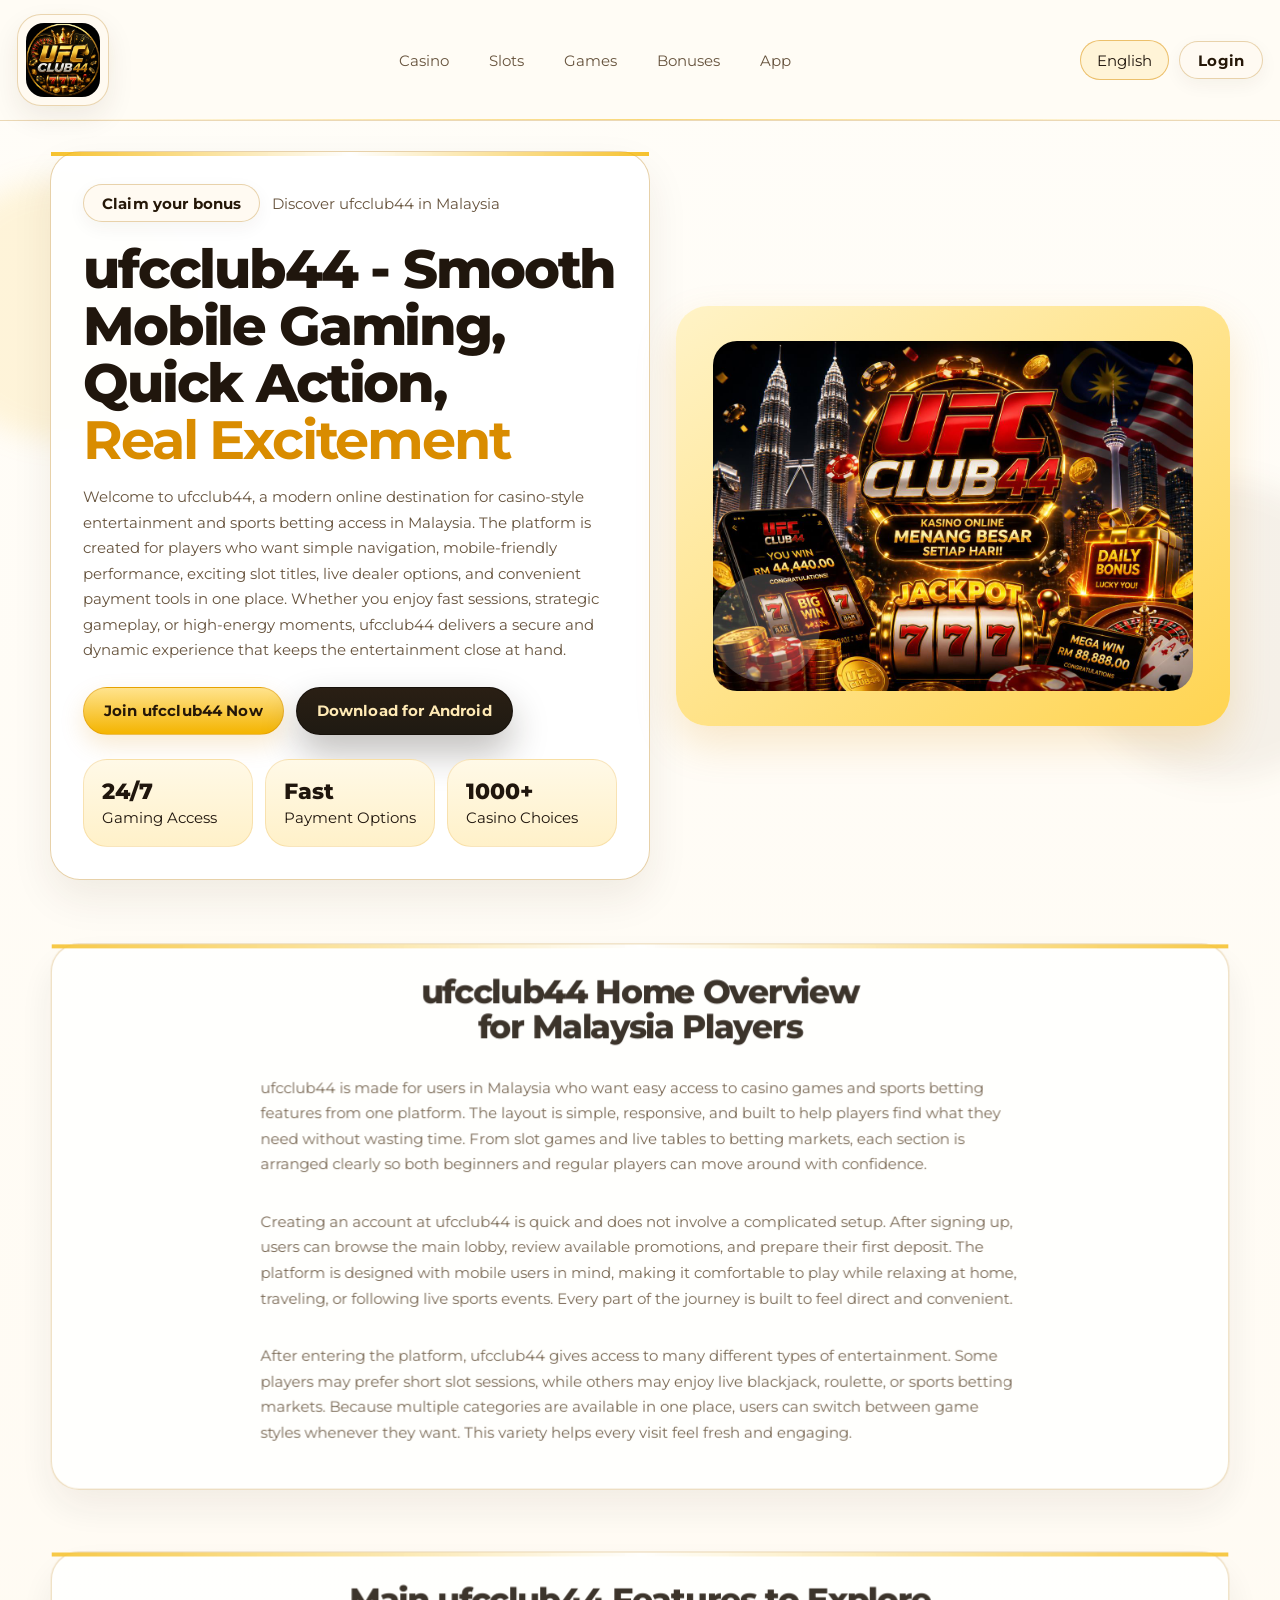
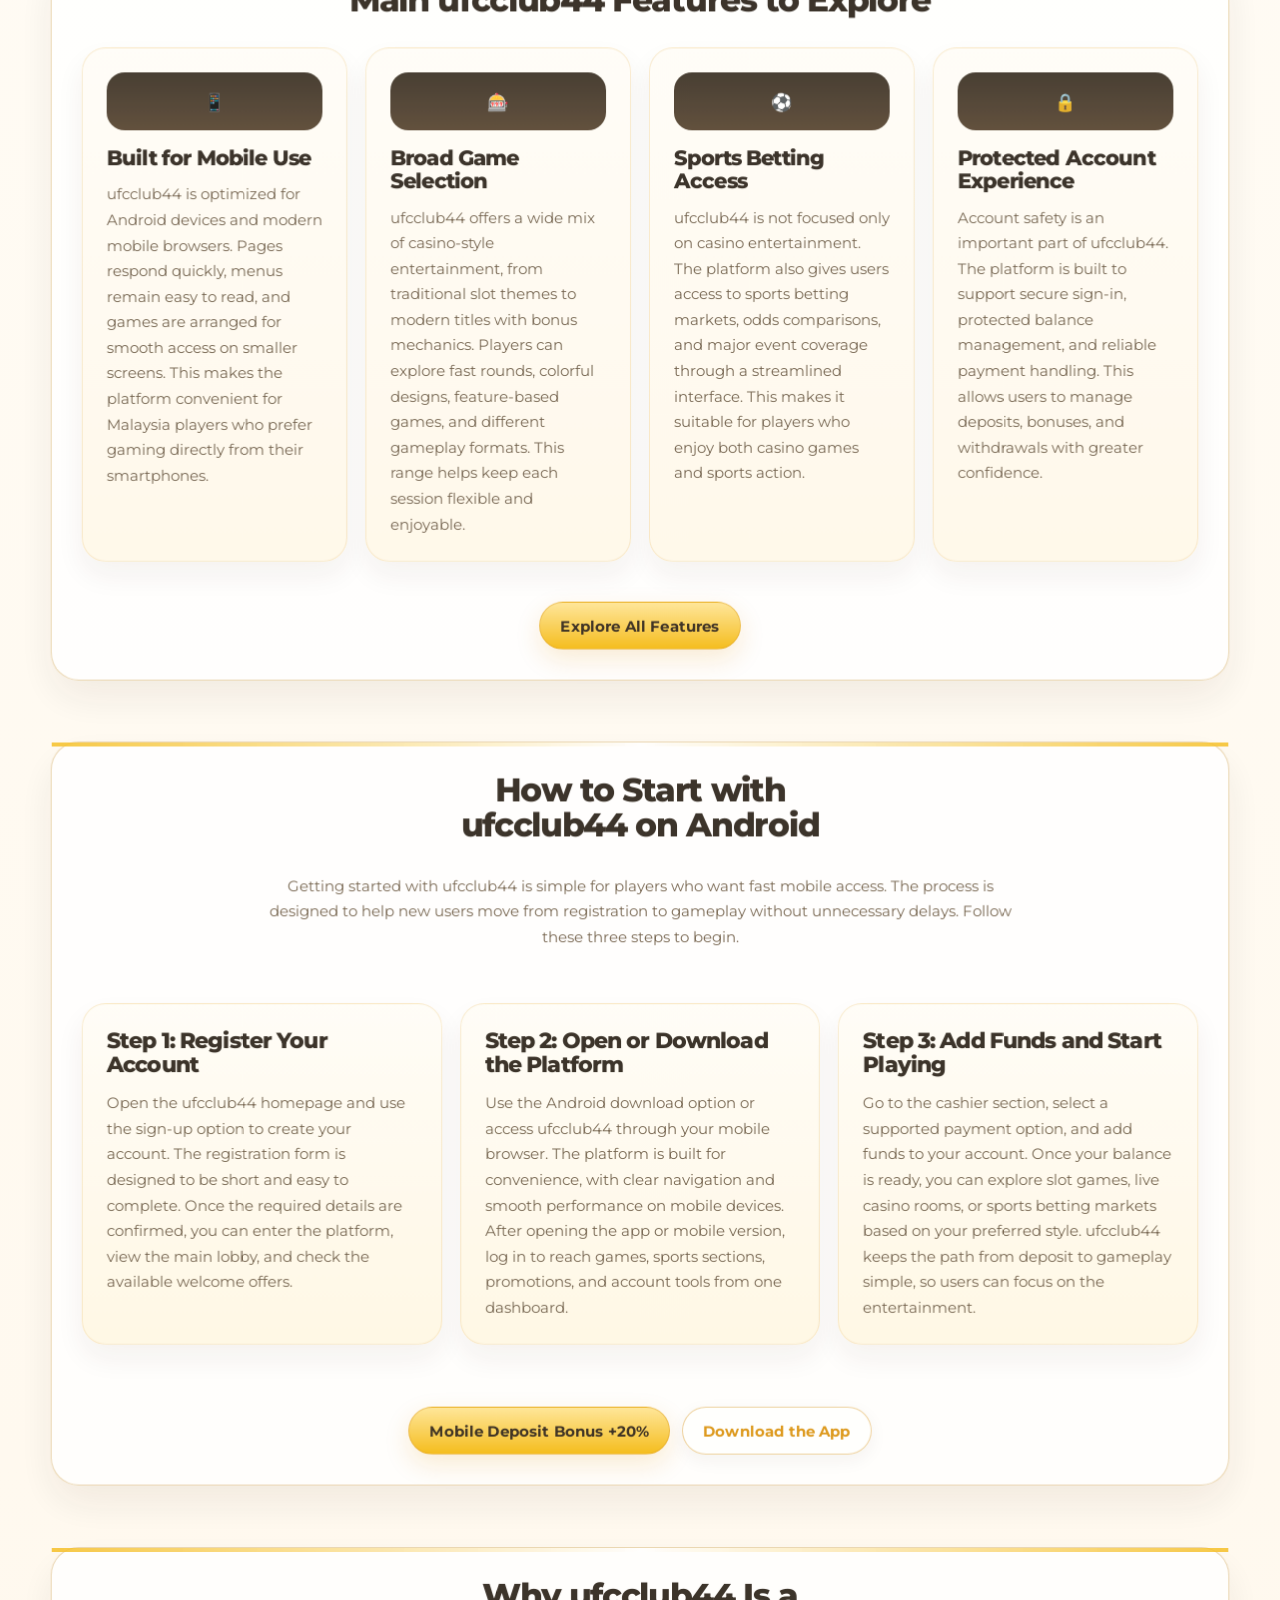
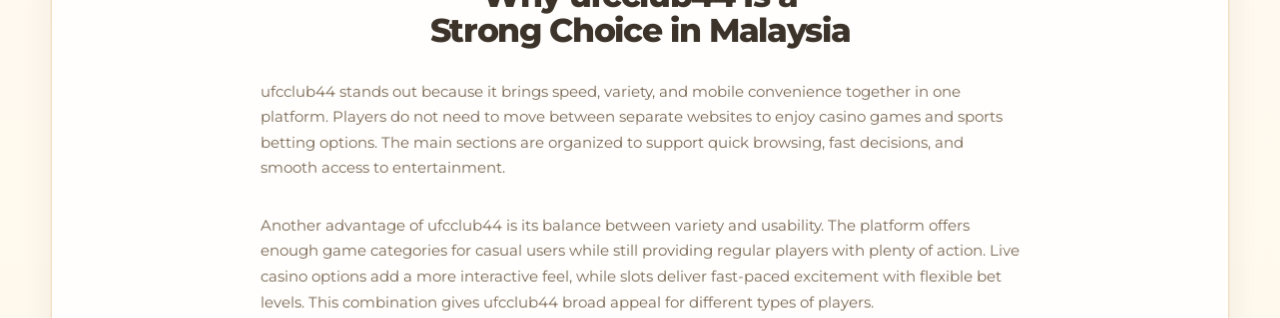
<file: index.html>
<!DOCTYPE html>
<html lang="en">
  <head>
    <meta charset="UTF-8">
    <meta http-equiv="refresh" content="0; url=en-MY/">
    <link rel="canonical" href="https://rybakovnikolay2000-png.github.io/test/en-MY/">
    <title>ufcclub44</title>
  </head>
  <body>
    <p>Redirecting to <a href="en-MY/">en-MY/</a></p>
  </body>
</html>
</file>
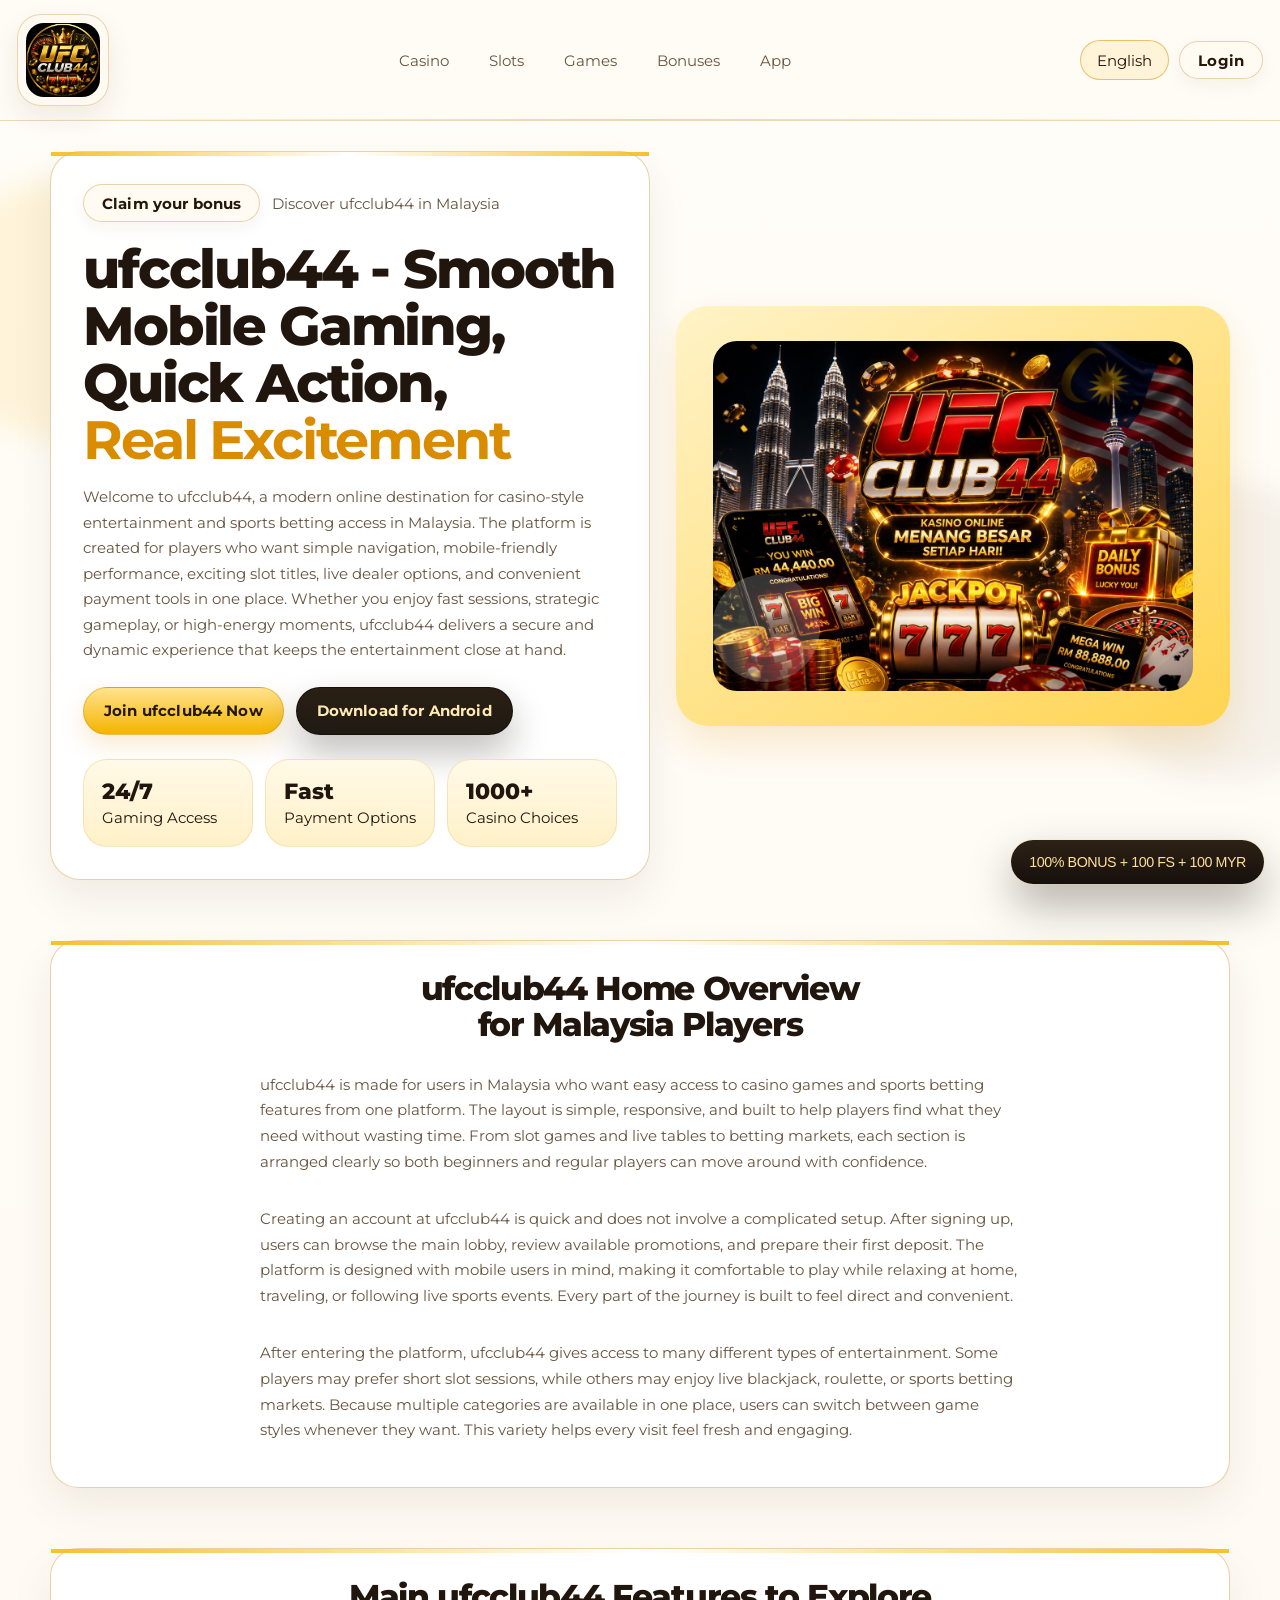
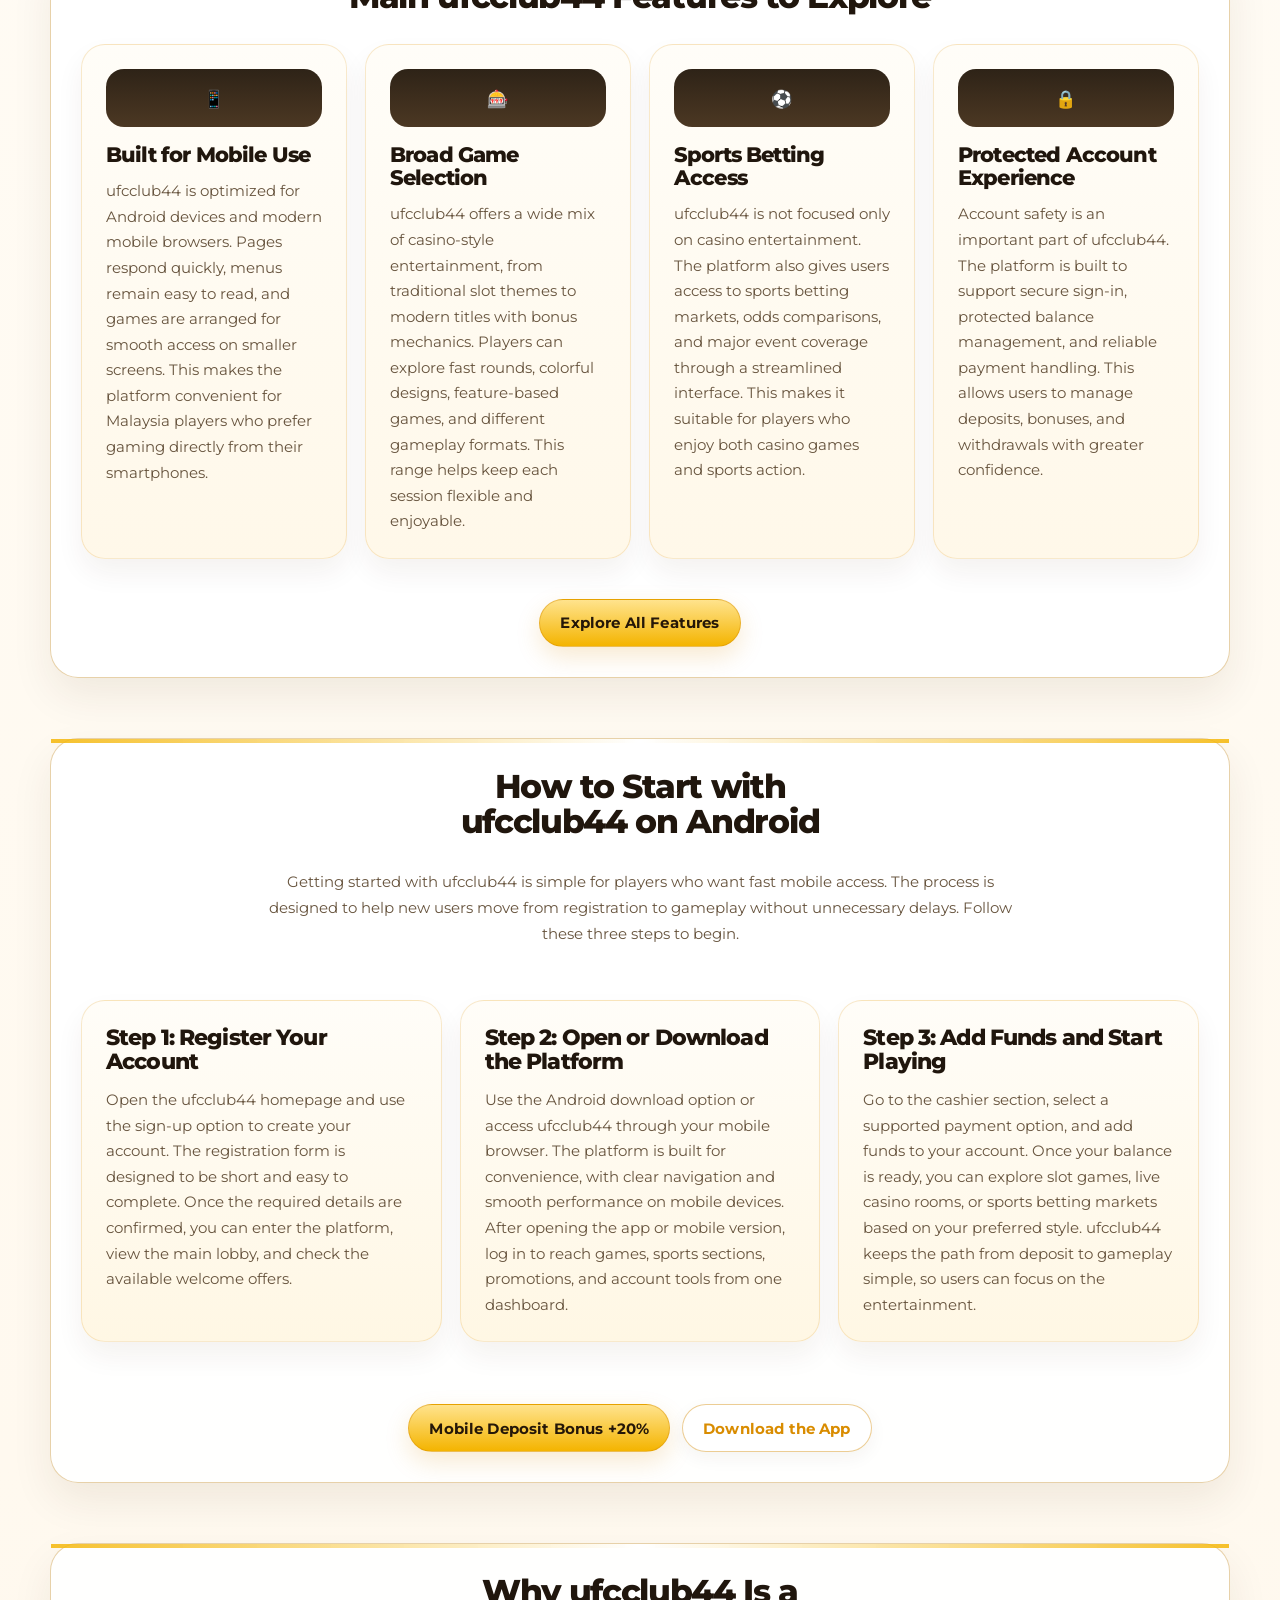
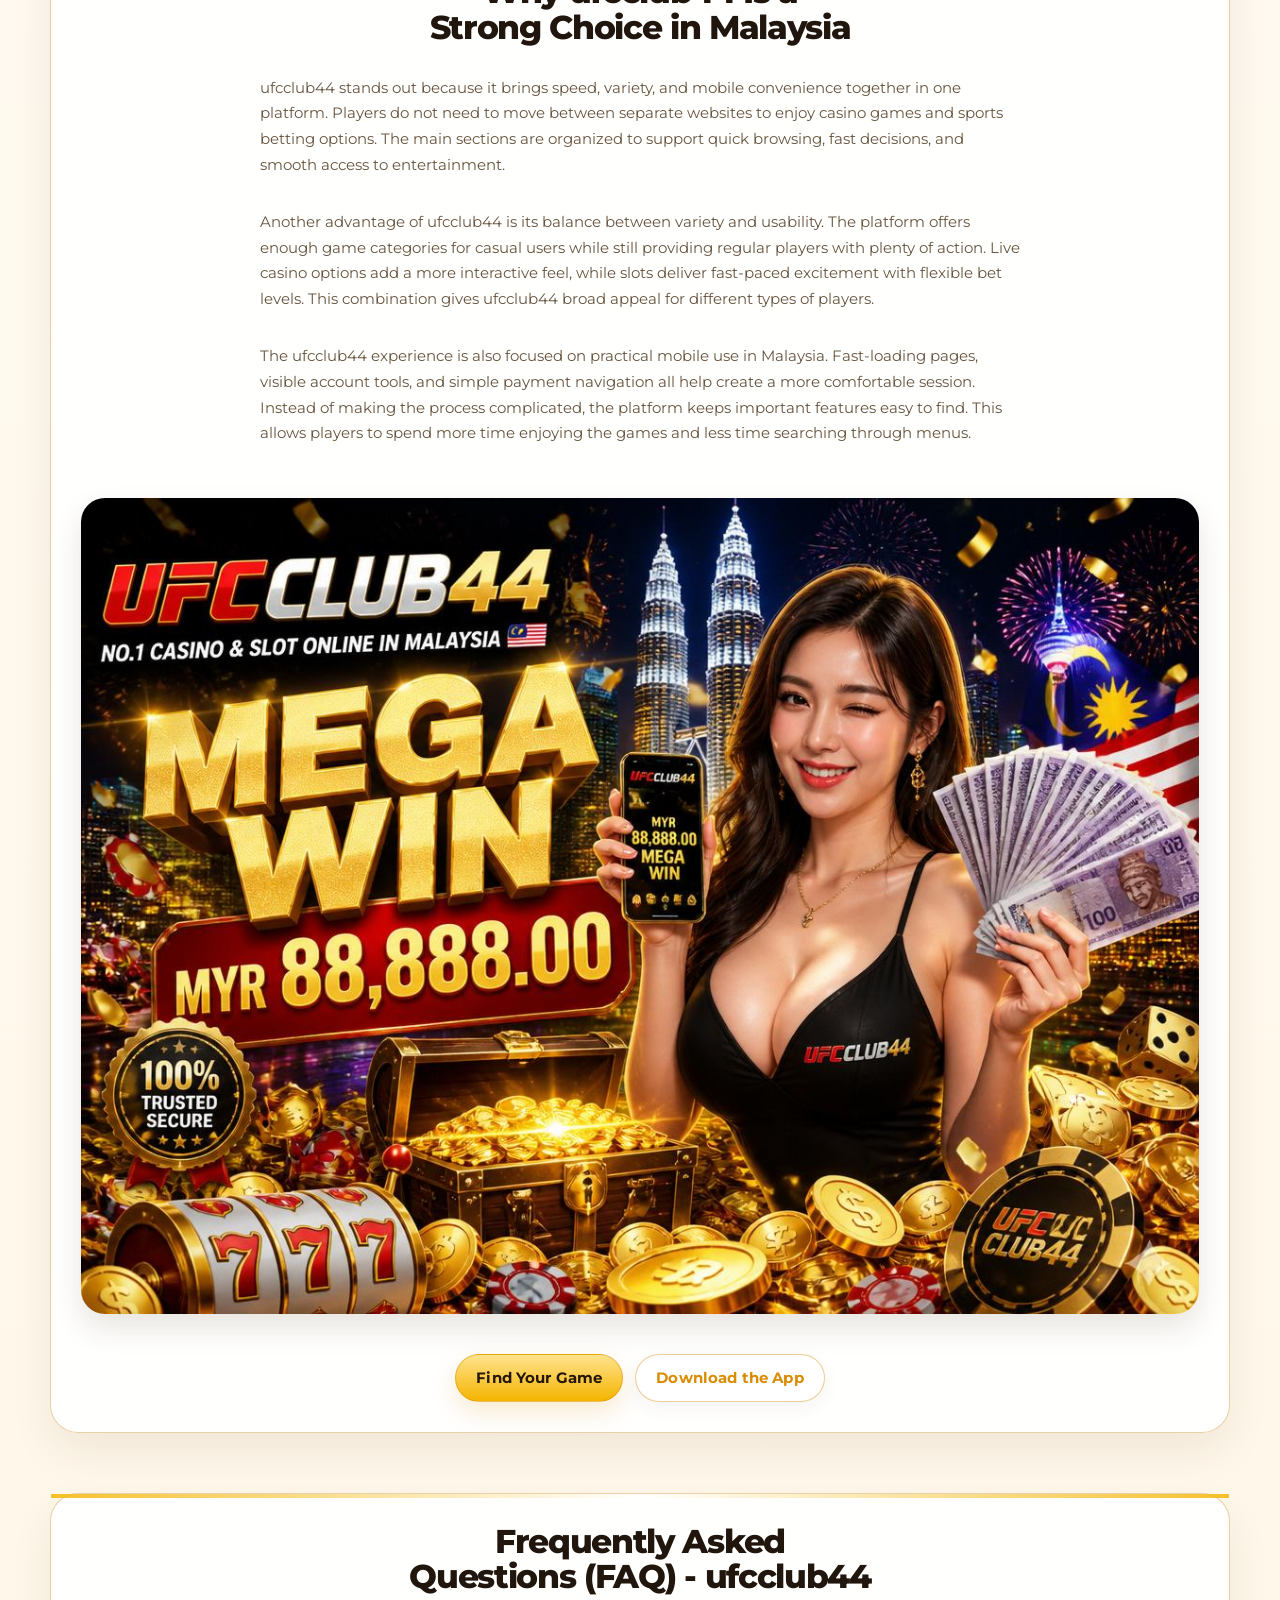
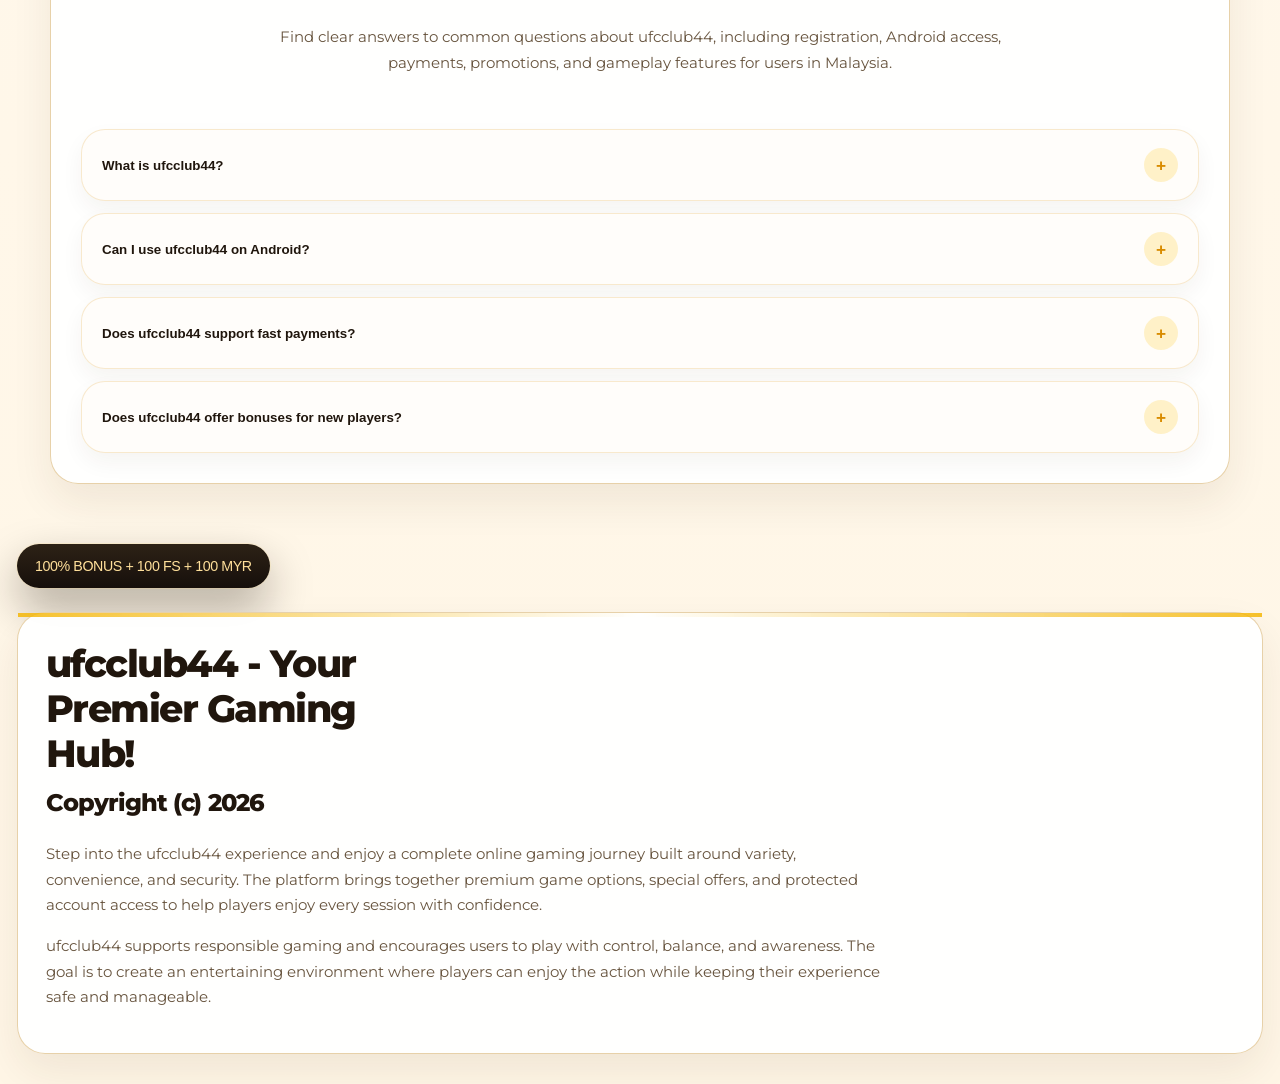
<file: en-MY/index.html>
<!DOCTYPE html>
<html lang="en-MY" dir="ltr">
  <head>
    <meta charset="UTF-8">
    <meta name="viewport" content="width=device-width, initial-scale=1.0">
    <title>ufcclub44 Malaysia - Mobile Casino and Sports Platform</title>
    <meta name="description" content="Discover ufcclub44 in Malaysia with mobile gaming access, casino-style entertainment, sports betting, and a simple Android-friendly experience.">
    <meta name="keywords" content="ufcclub44, Malaysia, mobile casino, sports betting, Android gaming">
    <meta name="robots" content="index, follow">
    <link rel="canonical" href="https://rybakovnikolay2000-png.github.io/test/en-MY/">
    <link rel="alternate" href="https://rybakovnikolay2000-png.github.io/test/en-MY/" hreflang="en-MY">
    <meta property="og:title" content="ufcclub44 Malaysia - Mobile Casino and Sports Platform">
    <meta property="og:description" content="Discover ufcclub44 in Malaysia with mobile gaming access, casino-style entertainment, sports betting, and a simple Android-friendly experience.">
    <meta property="og:image" content="https://rybakovnikolay2000-png.github.io/test/assets/placeholder-hero.svg">
    <meta property="og:url" content="https://rybakovnikolay2000-png.github.io/test/en-MY/">
    <meta property="og:type" content="website">
    <meta property="og:site_name" content="ufcclub44">
    <meta name="twitter:card" content="summary_large_image">
    <meta name="twitter:title" content="ufcclub44 Malaysia - Mobile Casino and Sports Platform">
    <meta name="twitter:description" content="Discover ufcclub44 in Malaysia with mobile gaming access, casino-style entertainment, sports betting, and a simple Android-friendly experience.">
    <meta name="twitter:image" content="https://rybakovnikolay2000-png.github.io/test/assets/placeholder-hero.svg">
    <link rel="icon" href="../assets/favicon.svg" type="image/svg+xml">
    <link rel="manifest" href="../manifest.webmanifest">
    <style>
      :root {
        --accent: #f4b400;
        --accent-strong: #d98c00;
        --bg: #fff9ef;
        --panel: #fff4d6;
        --panel-strong: #1f1a12;
        --text: #2b2114;
        --muted: #6c5a45;
        --border: #e3c99a;
        --shadow: 0 24px 56px rgba(63, 38, 8, 0.14);
        --font-base: "Montserrat", "Segoe UI", sans-serif;
        --font-display: "Montserrat", "Segoe UI", sans-serif;
        --font-scale: 0.94;
      }
    </style>
    <link rel="stylesheet" href="../assets/site.css">
    <script type="application/ld+json">{"@context":"https://schema.org","@type":"WebPage","url":"https://rybakovnikolay2000-png.github.io/test/en-MY/","name":"ufcclub44 Malaysia - Mobile Casino and Sports Platform","description":"Discover ufcclub44 in Malaysia with mobile gaming access, casino-style entertainment, sports betting, and a simple Android-friendly experience."}</script>
    <script type="application/ld+json">{"@context":"https://schema.org","@type":"ItemList","itemListElement":[{"@type":"SiteNavigationElement","position":1,"name":"Home","url":"https://rybakovnikolay2000-png.github.io/test/en-MY/"},{"@type":"SiteNavigationElement","position":2,"name":"Casino","url":"https://rybakovnikolay2000-png.github.io/test/en-MY/casino/"},{"@type":"SiteNavigationElement","position":3,"name":"Slots","url":"https://rybakovnikolay2000-png.github.io/test/en-MY/slots/"},{"@type":"SiteNavigationElement","position":4,"name":"Games","url":"https://rybakovnikolay2000-png.github.io/test/en-MY/games/"},{"@type":"SiteNavigationElement","position":5,"name":"Bonuses","url":"https://rybakovnikolay2000-png.github.io/test/en-MY/bonuses/"},{"@type":"SiteNavigationElement","position":6,"name":"App","url":"https://rybakovnikolay2000-png.github.io/test/en-MY/app/"},{"@type":"SiteNavigationElement","position":7,"name":"Login","url":"https://rybakovnikolay2000-png.github.io/test/en-MY/login/"}]}</script>
    <script type="application/ld+json">{"@context":"https://schema.org","@type":"Organization","name":"ufcclub44","url":"https://rybakovnikolay2000-png.github.io/test","logo":"https://rybakovnikolay2000-png.github.io/test/user-media/1779105495482-gpt-image-2_-_-_-_-_-_-_-0.jpg","description":"Mobile-friendly online gaming and sports platform for players in Malaysia.","address":{"@type":"PostalAddress","addressCountry":"MY"},"contactPoint":{"@type":"ContactPoint","contactType":"customer support","email":"contact@example.com","availableLanguage":["English"]}}</script>
    <script type="application/ld+json">{"@context":"https://schema.org","@type":"FAQPage","mainEntity":[{"@type":"Question","name":"What is ufcclub44?","acceptedAnswer":{"@type":"Answer","text":"ufcclub44 is an online gaming platform that brings casino-style entertainment, live dealer games, slot titles, and sports betting access together in a mobile-friendly format for users in Malaysia."}},{"@type":"Question","name":"Can I use ufcclub44 on Android?","acceptedAnswer":{"@type":"Answer","text":"Yes, ufcclub44 is designed for Android users and also works through mobile browsers. Players can access games, promotions, account tools, and payment sections through a layout adapted for smartphone screens."}},{"@type":"Question","name":"Does ufcclub44 support fast payments?","acceptedAnswer":{"@type":"Answer","text":"ufcclub44 is built around convenient deposit and withdrawal access, helping players manage their balances with less friction. Available payment options may vary, but the platform focuses on making transactions simple and practical."}},{"@type":"Question","name":"Does ufcclub44 offer bonuses for new players?","acceptedAnswer":{"@type":"Answer","text":"Yes, ufcclub44 may provide welcome offers, mobile promotions, and other player rewards. After registration, users can check the promotions section to see the latest available bonus details and conditions."}}]}</script>
  </head>
  <body>
    
    <header class="header" data-header>
      <div class="container container_wide">
        <div class="header__wrapper">
          <div class="header__logo">
            <a href="./" class="logo">
              <img class="logo__img" src="../user-media/1779105495482-gpt-image-2_-_-_-_-_-_-_-0.jpg" alt="ufcclub44" title="ufcclub44">
            </a>
          </div>
          <nav class="nav">
            <ul class="menu"><li class="menu__item"><a href="casino/" class="menu__link">Casino</a></li><li class="menu__item"><a href="slots/" class="menu__link">Slots</a></li><li class="menu__item"><a href="games/" class="menu__link">Games</a></li><li class="menu__item"><a href="bonuses/" class="menu__link">Bonuses</a></li><li class="menu__item"><a href="app/" class="menu__link">App</a></li></ul>
          </nav>
          <div class="header__actions">
            <div class="lang-switcher"><a href="./" class="lang-link is-current">English</a></div>
            <a href="login/" class="btn btn_simple btn_mini">Login</a>
          </div>
        </div>
      </div>
    </header>
  
    <main>
      
    <section class="hero">
      <div class="container">
        <div class="hero__wrapper">
          <div class="hero__content">
            <div class="hero__pretitle">
              <a href="../go/" class="btn btn_simple btn_mini" rel="nofollow noopener noreferrer">Claim your bonus</a>
              <span>Discover ufcclub44 in Malaysia</span>
            </div>
            <h1>ufcclub44 - Smooth Mobile Gaming, Quick Action, <strong>Real Excitement</strong></h1>
            <p class="hero__descr">Welcome to ufcclub44, a modern online destination for casino-style entertainment and sports betting access in Malaysia. The platform is created for players who want simple navigation, mobile-friendly performance, exciting slot titles, live dealer options, and convenient payment tools in one place. Whether you enjoy fast sessions, strategic gameplay, or high-energy moments, ufcclub44 delivers a secure and dynamic experience that keeps the entertainment close at hand.</p>
            <div class="hero__actions"><a href="../go/" class="btn" rel="nofollow noopener noreferrer">Join ufcclub44 Now</a><a href="https://example.com" class="btn btn_special" download>Download for Android</a></div>
            <ul class="hero__advents">
        <li class="hero__advent">
          <span class="hero__number">24/7</span>
          <span class="hero__label">Gaming Access</span>
        </li>
      
        <li class="hero__advent">
          <span class="hero__number">Fast</span>
          <span class="hero__label">Payment Options</span>
        </li>
      
        <li class="hero__advent">
          <span class="hero__number">1000+</span>
          <span class="hero__label">Casino Choices</span>
        </li>
      </ul>
          </div>
          <div class="hero__picture"><img class="hero__img" src="../user-media/1779110323879-gpt-image-2_-_-_-_-_-_--0-6-.jpg" alt="Cartoon ufcclub44 character with coins and casino-style gaming elements" title="Cartoon ufcclub44 character with coins and casino-style gaming elements"></div>
        </div>
      </div>
    </section>
  
      
    <section class="contentSection contentSection_readable">
      <div class="container">
        <h2 class="title title_center">ufcclub44 Home Overview for Malaysia Players</h2>
        <p class="descr contentSection__paragraph">ufcclub44 is made for users in Malaysia who want easy access to casino games and sports betting features from one platform. The layout is simple, responsive, and built to help players find what they need without wasting time. From slot games and live tables to betting markets, each section is arranged clearly so both beginners and regular players can move around with confidence.</p><p class="descr contentSection__paragraph">Creating an account at ufcclub44 is quick and does not involve a complicated setup. After signing up, users can browse the main lobby, review available promotions, and prepare their first deposit. The platform is designed with mobile users in mind, making it comfortable to play while relaxing at home, traveling, or following live sports events. Every part of the journey is built to feel direct and convenient.</p><p class="descr contentSection__paragraph">After entering the platform, ufcclub44 gives access to many different types of entertainment. Some players may prefer short slot sessions, while others may enjoy live blackjack, roulette, or sports betting markets. Because multiple categories are available in one place, users can switch between game styles whenever they want. This variety helps every visit feel fresh and engaging.</p>
        
      </div>
    </section>
  
    <section class="contentSection">
      <div class="container">
        <h2 class="title title_center">Main ufcclub44 Features to Explore</h2>
        
        <div class="cardsList">
        <div class="card">
          <span class="card__icon">📱</span>
          <h3 class="card__title">Built for Mobile Use</h3>
          <p class="card__descr">ufcclub44 is optimized for Android devices and modern mobile browsers. Pages respond quickly, menus remain easy to read, and games are arranged for smooth access on smaller screens. This makes the platform convenient for Malaysia players who prefer gaming directly from their smartphones.</p>
        </div>
      
        <div class="card">
          <span class="card__icon">🎰</span>
          <h3 class="card__title">Broad Game Selection</h3>
          <p class="card__descr">ufcclub44 offers a wide mix of casino-style entertainment, from traditional slot themes to modern titles with bonus mechanics. Players can explore fast rounds, colorful designs, feature-based games, and different gameplay formats. This range helps keep each session flexible and enjoyable.</p>
        </div>
      
        <div class="card">
          <span class="card__icon">⚽</span>
          <h3 class="card__title">Sports Betting Access</h3>
          <p class="card__descr">ufcclub44 is not focused only on casino entertainment. The platform also gives users access to sports betting markets, odds comparisons, and major event coverage through a streamlined interface. This makes it suitable for players who enjoy both casino games and sports action.</p>
        </div>
      
        <div class="card">
          <span class="card__icon">🔒</span>
          <h3 class="card__title">Protected Account Experience</h3>
          <p class="card__descr">Account safety is an important part of ufcclub44. The platform is built to support secure sign-in, protected balance management, and reliable payment handling. This allows users to manage deposits, bonuses, and withdrawals with greater confidence.</p>
        </div>
      </div>
        <div class="contentSection__actions"><a href="../go/" class="btn" rel="nofollow noopener noreferrer">Explore All Features</a></div>
      </div>
    </section>
  
    <section class="guideSection">
      <div class="container">
        <h2 class="title title_center">How to Start with ufcclub44 on Android</h2>
        <p class="descr descr_center">Getting started with ufcclub44 is simple for players who want fast mobile access. The process is designed to help new users move from registration to gameplay without unnecessary delays. Follow these three steps to begin.</p>
        <div class="guideSection__steps">
        <div class="step">
          <h3 class="step__title">Step 1: Register Your Account</h3>
          <p class="step__descr">Open the ufcclub44 homepage and use the sign-up option to create your account. The registration form is designed to be short and easy to complete. Once the required details are confirmed, you can enter the platform, view the main lobby, and check the available welcome offers.</p>
        </div>
      
        <div class="step">
          <h3 class="step__title">Step 2: Open or Download the Platform</h3>
          <p class="step__descr">Use the Android download option or access ufcclub44 through your mobile browser. The platform is built for convenience, with clear navigation and smooth performance on mobile devices. After opening the app or mobile version, log in to reach games, sports sections, promotions, and account tools from one dashboard.</p>
        </div>
      
        <div class="step">
          <h3 class="step__title">Step 3: Add Funds and Start Playing</h3>
          <p class="step__descr">Go to the cashier section, select a supported payment option, and add funds to your account. Once your balance is ready, you can explore slot games, live casino rooms, or sports betting markets based on your preferred style. ufcclub44 keeps the path from deposit to gameplay simple, so users can focus on the entertainment.</p>
        </div>
      </div>
        <div class="guideSection__actions"><a href="../go/" class="btn" rel="nofollow noopener noreferrer">Mobile Deposit Bonus +20%</a><a href="https://example.com" class="btn btn_outline" download>Download the App</a></div>
      </div>
    </section>
  
    <section class="contentSection contentSection_readable">
      <div class="container">
        <h2 class="title title_center">Why ufcclub44 Is a Strong Choice in Malaysia</h2>
        <p class="descr contentSection__paragraph">ufcclub44 stands out because it brings speed, variety, and mobile convenience together in one platform. Players do not need to move between separate websites to enjoy casino games and sports betting options. The main sections are organized to support quick browsing, fast decisions, and smooth access to entertainment.</p><p class="descr contentSection__paragraph">Another advantage of ufcclub44 is its balance between variety and usability. The platform offers enough game categories for casual users while still providing regular players with plenty of action. Live casino options add a more interactive feel, while slots deliver fast-paced excitement with flexible bet levels. This combination gives ufcclub44 broad appeal for different types of players.</p><p class="descr contentSection__paragraph">The ufcclub44 experience is also focused on practical mobile use in Malaysia. Fast-loading pages, visible account tools, and simple payment navigation all help create a more comfortable session. Instead of making the process complicated, the platform keeps important features easy to find. This allows players to spend more time enjoying the games and less time searching through menus.</p>
        <img class="contentSection__img" src="../user-media/1779110338075-gpt-image-2_-_-_-_-_-_--0-4-.jpg" alt="Wide casino scene with ufcclub44 style gaming tables, lights, and premium atmosphere" title="Wide casino scene with ufcclub44 style gaming tables, lights, and premium atmosphere">
        <div class="contentSection__actions"><a href="../go/" class="btn" rel="nofollow noopener noreferrer">Find Your Game</a><a href="https://example.com" class="btn btn_outline" download>Download the App</a></div>
      </div>
    </section>
  
    <section class="faq">
      <div class="container">
        <h2 class="title title_center">Frequently Asked Questions (FAQ) - ufcclub44</h2>
        <p class="descr descr_center">Find clear answers to common questions about ufcclub44, including registration, Android access, payments, promotions, and gameplay features for users in Malaysia.</p>
        <div class="faq__list">
        <div class="accord" data-accordion>
          <button class="accord__header" type="button">
            <span class="accord__title">What is ufcclub44?</span>
            <span class="accord__icon">+</span>
          </button>
          <div class="accord__wrapper">
            <div class="accord__content">ufcclub44 is an online gaming platform that brings casino-style entertainment, live dealer games, slot titles, and sports betting access together in a mobile-friendly format for users in Malaysia.</div>
          </div>
        </div>
      
        <div class="accord" data-accordion>
          <button class="accord__header" type="button">
            <span class="accord__title">Can I use ufcclub44 on Android?</span>
            <span class="accord__icon">+</span>
          </button>
          <div class="accord__wrapper">
            <div class="accord__content">Yes, ufcclub44 is designed for Android users and also works through mobile browsers. Players can access games, promotions, account tools, and payment sections through a layout adapted for smartphone screens.</div>
          </div>
        </div>
      
        <div class="accord" data-accordion>
          <button class="accord__header" type="button">
            <span class="accord__title">Does ufcclub44 support fast payments?</span>
            <span class="accord__icon">+</span>
          </button>
          <div class="accord__wrapper">
            <div class="accord__content">ufcclub44 is built around convenient deposit and withdrawal access, helping players manage their balances with less friction. Available payment options may vary, but the platform focuses on making transactions simple and practical.</div>
          </div>
        </div>
      
        <div class="accord" data-accordion>
          <button class="accord__header" type="button">
            <span class="accord__title">Does ufcclub44 offer bonuses for new players?</span>
            <span class="accord__icon">+</span>
          </button>
          <div class="accord__wrapper">
            <div class="accord__content">Yes, ufcclub44 may provide welcome offers, mobile promotions, and other player rewards. After registration, users can check the promotions section to see the latest available bonus details and conditions.</div>
          </div>
        </div>
      </div>
      </div>
    </section>
  
    </main>
    
    <footer class="footer">
      <div class="container container_wide">
        <a id="specialBtnOrigin" href="../go/" class="specialBtn" rel="nofollow noopener noreferrer">100% BONUS + 100 FS + 100 MYR</a>
        <div class="footer__copyright">
          <h3>ufcclub44 - Your Premier Gaming Hub!</h3>
          <h4>Copyright (c) 2026</h4>
          <p>Step into the ufcclub44 experience and enjoy a complete online gaming journey built around variety, convenience, and security. The platform brings together premium game options, special offers, and protected account access to help players enjoy every session with confidence.</p><p>ufcclub44 supports responsible gaming and encourages users to play with control, balance, and awareness. The goal is to create an entertaining environment where players can enjoy the action while keeping their experience safe and manageable.</p>
        </div>
      </div>
    </footer>
  
    <script src="../assets/site.js" defer></script>
  </body>
</html>
</file>
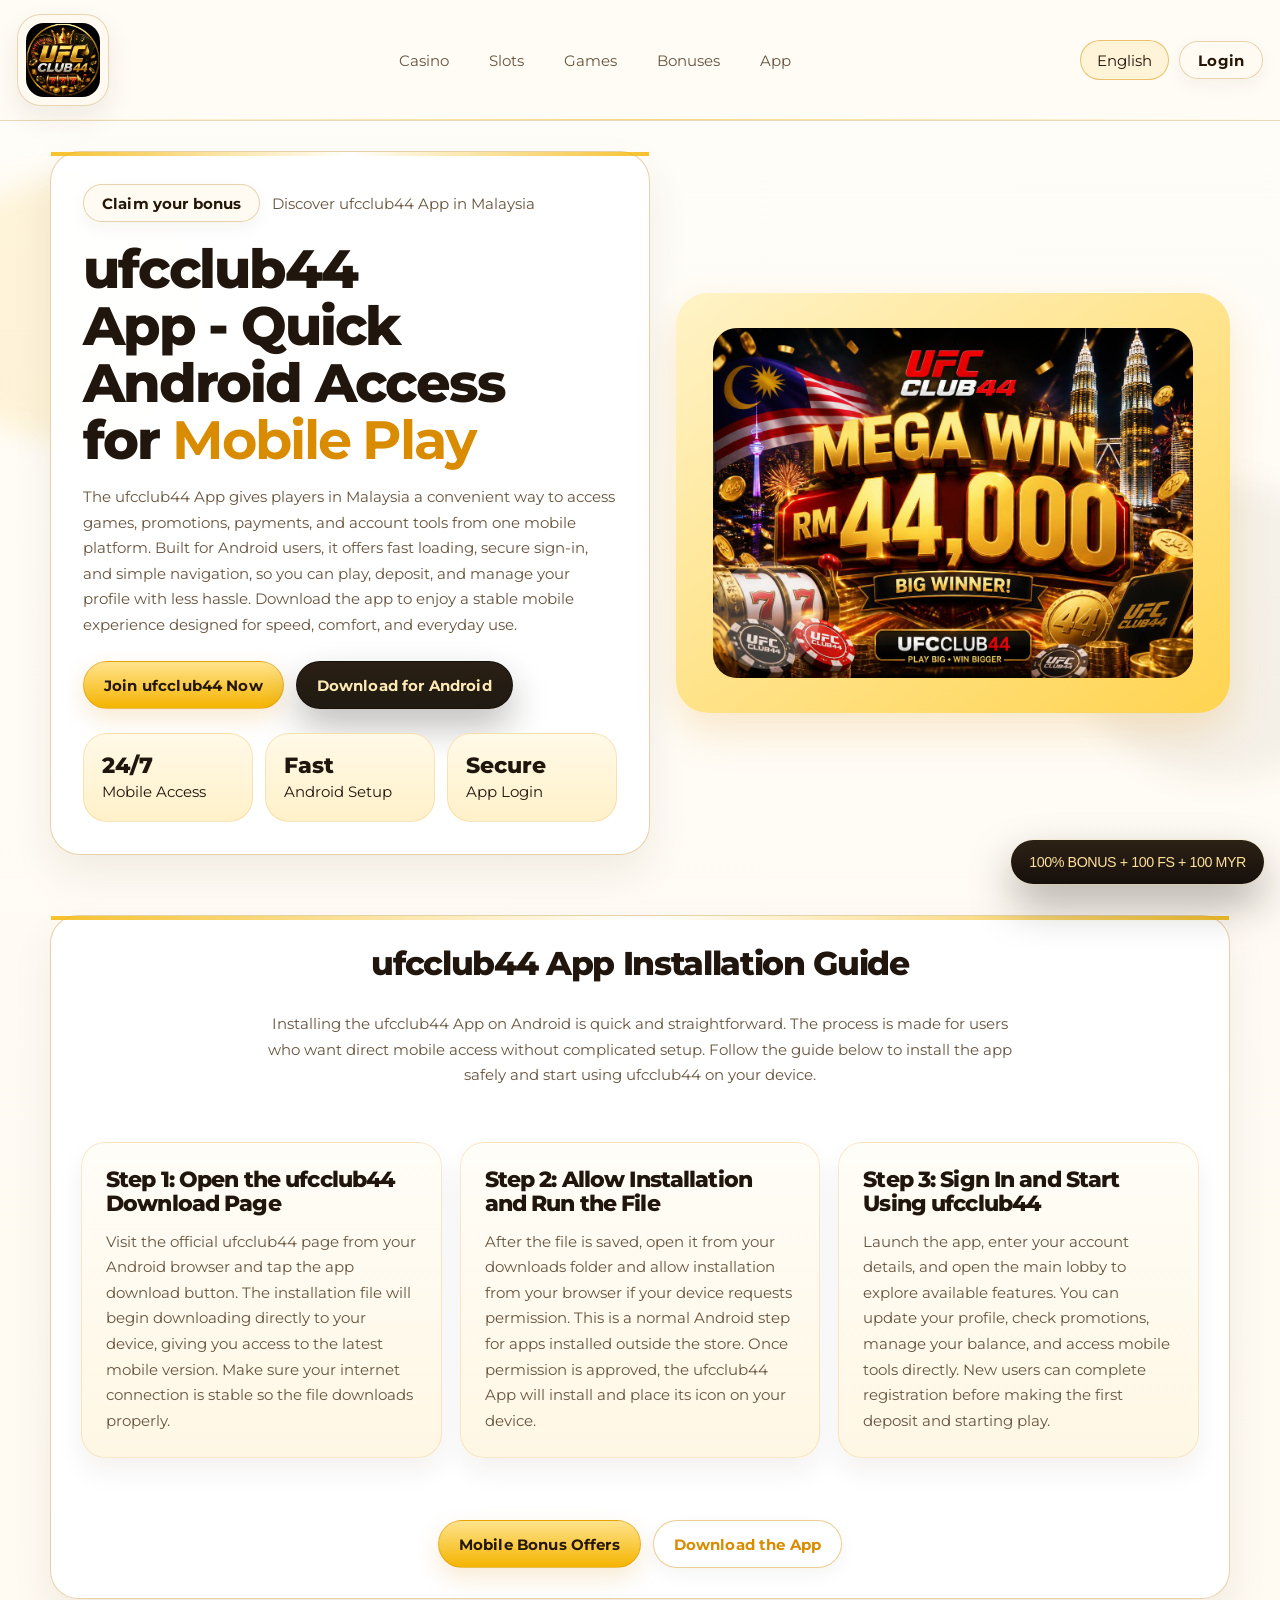
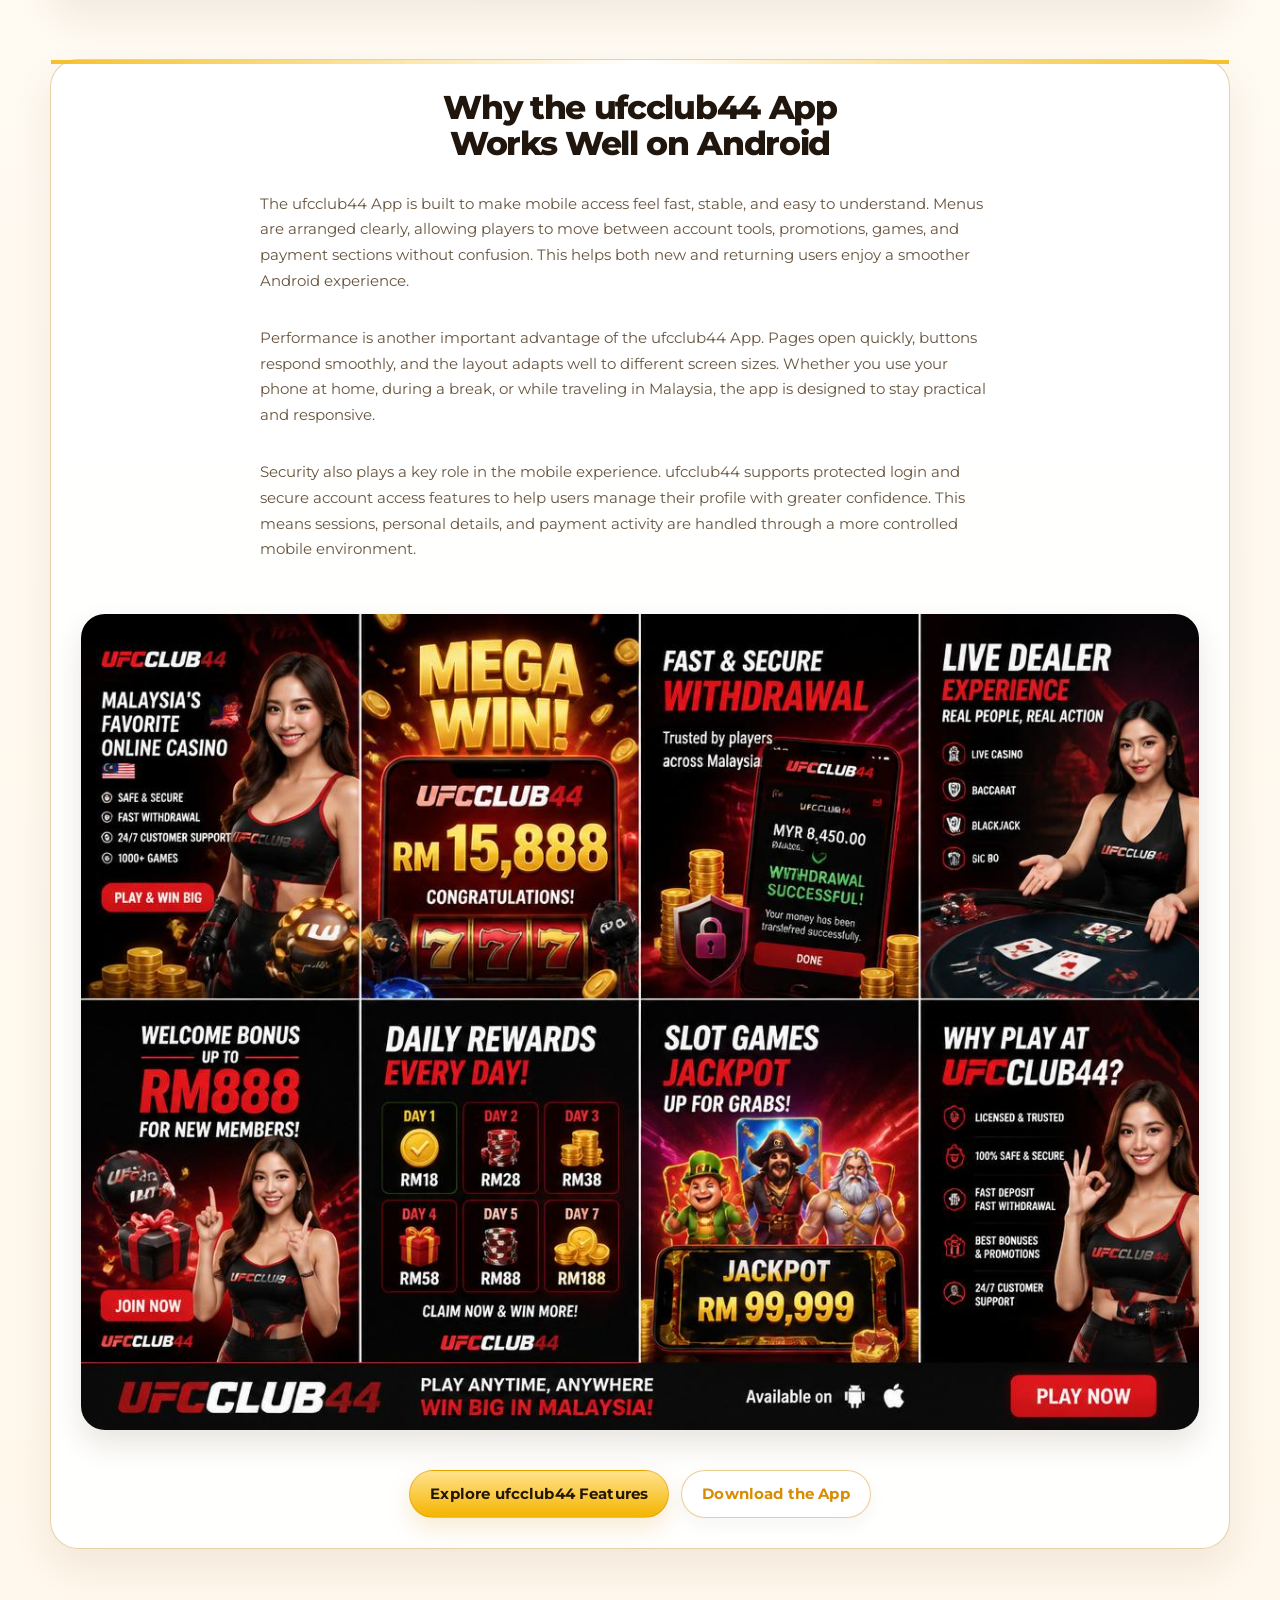
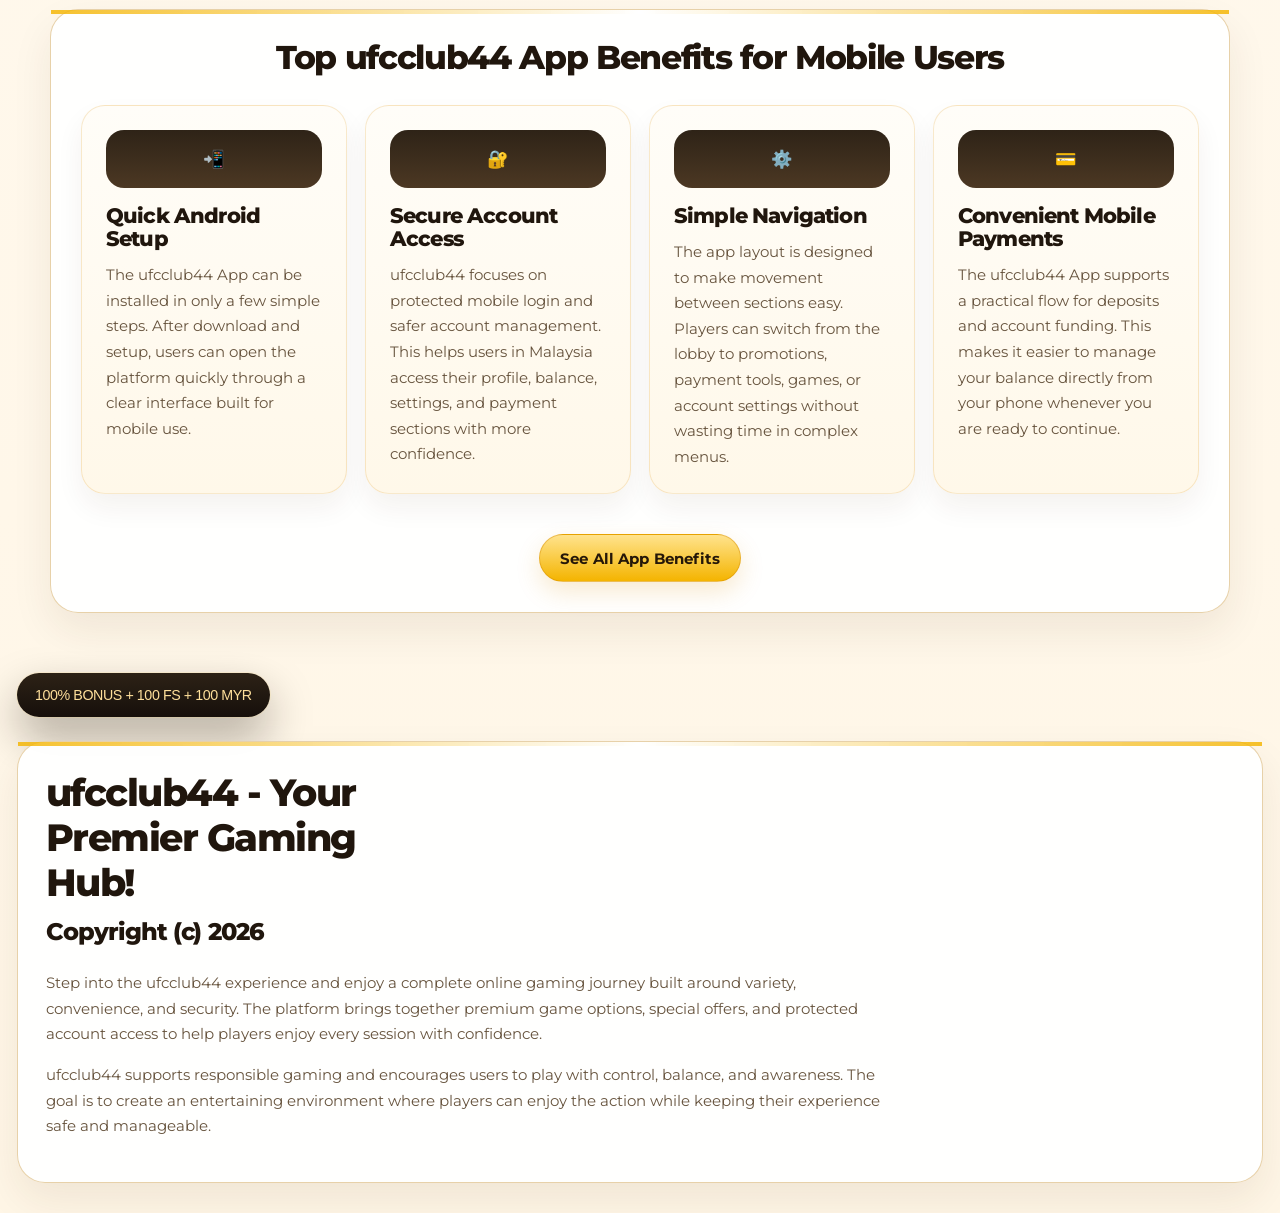
<file: en-MY/app/index.html>
<!DOCTYPE html>
<html lang="en-MY" dir="ltr">
  <head>
    <meta charset="UTF-8">
    <meta name="viewport" content="width=device-width, initial-scale=1.0">
    <title>ufcclub44 App Malaysia - Android Access for Mobile Play</title>
    <meta name="description" content="Download the ufcclub44 App in Malaysia for Android-friendly gaming access, secure sign-in, quick setup, and smooth mobile performance.">
    <meta name="keywords" content="ufcclub44 app, Android app, mobile casino app, Malaysia gaming app">
    <meta name="robots" content="index, follow">
    <link rel="canonical" href="https://rybakovnikolay2000-png.github.io/test/en-MY/app/">
    <link rel="alternate" href="https://rybakovnikolay2000-png.github.io/test/en-MY/app/" hreflang="en-MY">
    <meta property="og:title" content="ufcclub44 App Malaysia - Android Access for Mobile Play">
    <meta property="og:description" content="Download the ufcclub44 App in Malaysia for Android-friendly gaming access, secure sign-in, quick setup, and smooth mobile performance.">
    <meta property="og:image" content="https://rybakovnikolay2000-png.github.io/test/assets/placeholder-hero.svg">
    <meta property="og:url" content="https://rybakovnikolay2000-png.github.io/test/en-MY/app/">
    <meta property="og:type" content="website">
    <meta property="og:site_name" content="ufcclub44">
    <meta name="twitter:card" content="summary_large_image">
    <meta name="twitter:title" content="ufcclub44 App Malaysia - Android Access for Mobile Play">
    <meta name="twitter:description" content="Download the ufcclub44 App in Malaysia for Android-friendly gaming access, secure sign-in, quick setup, and smooth mobile performance.">
    <meta name="twitter:image" content="https://rybakovnikolay2000-png.github.io/test/assets/placeholder-hero.svg">
    <link rel="icon" href="../../assets/favicon.svg" type="image/svg+xml">
    <link rel="manifest" href="../../manifest.webmanifest">
    <style>
      :root {
        --accent: #f4b400;
        --accent-strong: #d98c00;
        --bg: #fff9ef;
        --panel: #fff4d6;
        --panel-strong: #1f1a12;
        --text: #2b2114;
        --muted: #6c5a45;
        --border: #e3c99a;
        --shadow: 0 24px 56px rgba(63, 38, 8, 0.14);
        --font-base: "Montserrat", "Segoe UI", sans-serif;
        --font-display: "Montserrat", "Segoe UI", sans-serif;
        --font-scale: 0.94;
      }
    </style>
    <link rel="stylesheet" href="../../assets/site.css">
    <script type="application/ld+json">{"@context":"https://schema.org","@type":"WebPage","url":"https://rybakovnikolay2000-png.github.io/test/en-MY/app/","name":"ufcclub44 App Malaysia - Android Access for Mobile Play","description":"Download the ufcclub44 App in Malaysia for Android-friendly gaming access, secure sign-in, quick setup, and smooth mobile performance."}</script>
    <script type="application/ld+json">{"@context":"https://schema.org","@type":"ItemList","itemListElement":[{"@type":"SiteNavigationElement","position":1,"name":"Home","url":"https://rybakovnikolay2000-png.github.io/test/en-MY/"},{"@type":"SiteNavigationElement","position":2,"name":"Casino","url":"https://rybakovnikolay2000-png.github.io/test/en-MY/casino/"},{"@type":"SiteNavigationElement","position":3,"name":"Slots","url":"https://rybakovnikolay2000-png.github.io/test/en-MY/slots/"},{"@type":"SiteNavigationElement","position":4,"name":"Games","url":"https://rybakovnikolay2000-png.github.io/test/en-MY/games/"},{"@type":"SiteNavigationElement","position":5,"name":"Bonuses","url":"https://rybakovnikolay2000-png.github.io/test/en-MY/bonuses/"},{"@type":"SiteNavigationElement","position":6,"name":"App","url":"https://rybakovnikolay2000-png.github.io/test/en-MY/app/"},{"@type":"SiteNavigationElement","position":7,"name":"Login","url":"https://rybakovnikolay2000-png.github.io/test/en-MY/login/"}]}</script>
    <script type="application/ld+json">{"@context":"https://schema.org","@type":"Organization","name":"ufcclub44","url":"https://rybakovnikolay2000-png.github.io/test","logo":"https://rybakovnikolay2000-png.github.io/test/user-media/1779105495482-gpt-image-2_-_-_-_-_-_-_-0.jpg","description":"Mobile-friendly online gaming and sports platform for players in Malaysia.","address":{"@type":"PostalAddress","addressCountry":"MY"},"contactPoint":{"@type":"ContactPoint","contactType":"customer support","email":"contact@example.com","availableLanguage":["English"]}}</script>
    
  </head>
  <body>
    
    <header class="header" data-header>
      <div class="container container_wide">
        <div class="header__wrapper">
          <div class="header__logo">
            <a href="../" class="logo">
              <img class="logo__img" src="../../user-media/1779105495482-gpt-image-2_-_-_-_-_-_-_-0.jpg" alt="ufcclub44" title="ufcclub44">
            </a>
          </div>
          <nav class="nav">
            <ul class="menu"><li class="menu__item"><a href="../casino/" class="menu__link">Casino</a></li><li class="menu__item"><a href="../slots/" class="menu__link">Slots</a></li><li class="menu__item"><a href="../games/" class="menu__link">Games</a></li><li class="menu__item"><a href="../bonuses/" class="menu__link">Bonuses</a></li><li class="menu__item"><a href="./" class="menu__link">App</a></li></ul>
          </nav>
          <div class="header__actions">
            <div class="lang-switcher"><a href="./" class="lang-link is-current">English</a></div>
            <a href="../login/" class="btn btn_simple btn_mini">Login</a>
          </div>
        </div>
      </div>
    </header>
  
    <main>
      
    <section class="hero">
      <div class="container">
        <div class="hero__wrapper">
          <div class="hero__content">
            <div class="hero__pretitle">
              <a href="../../go/" class="btn btn_simple btn_mini" rel="nofollow noopener noreferrer">Claim your bonus</a>
              <span>Discover ufcclub44 App in Malaysia</span>
            </div>
            <h1>ufcclub44 App - Quick Android Access for <strong>Mobile Play</strong></h1>
            <p class="hero__descr">The ufcclub44 App gives players in Malaysia a convenient way to access games, promotions, payments, and account tools from one mobile platform. Built for Android users, it offers fast loading, secure sign-in, and simple navigation, so you can play, deposit, and manage your profile with less hassle. Download the app to enjoy a stable mobile experience designed for speed, comfort, and everyday use.</p>
            <div class="hero__actions"><a href="../../go/" class="btn" rel="nofollow noopener noreferrer">Join ufcclub44 Now</a><a href="https://example.com" class="btn btn_special" download>Download for Android</a></div>
            <ul class="hero__advents">
        <li class="hero__advent">
          <span class="hero__number">24/7</span>
          <span class="hero__label">Mobile Access</span>
        </li>
      
        <li class="hero__advent">
          <span class="hero__number">Fast</span>
          <span class="hero__label">Android Setup</span>
        </li>
      
        <li class="hero__advent">
          <span class="hero__number">Secure</span>
          <span class="hero__label">App Login</span>
        </li>
      </ul>
          </div>
          <div class="hero__picture"><img class="hero__img" src="../../user-media/1779104586179-gpt-image-2_-_-_-_-_-_--0.jpg" alt="Cartoon ufcclub44 character with smartphone, coins, and mobile gaming elements" title="Cartoon ufcclub44 character with smartphone, coins, and mobile gaming elements"></div>
        </div>
      </div>
    </section>
  
      
    <section class="guideSection">
      <div class="container">
        <h2 class="title title_center">ufcclub44 App Installation Guide</h2>
        <p class="descr descr_center">Installing the ufcclub44 App on Android is quick and straightforward. The process is made for users who want direct mobile access without complicated setup. Follow the guide below to install the app safely and start using ufcclub44 on your device.</p>
        <div class="guideSection__steps">
        <div class="step">
          <h3 class="step__title">Step 1: Open the ufcclub44 Download Page</h3>
          <p class="step__descr">Visit the official ufcclub44 page from your Android browser and tap the app download button. The installation file will begin downloading directly to your device, giving you access to the latest mobile version. Make sure your internet connection is stable so the file downloads properly.</p>
        </div>
      
        <div class="step">
          <h3 class="step__title">Step 2: Allow Installation and Run the File</h3>
          <p class="step__descr">After the file is saved, open it from your downloads folder and allow installation from your browser if your device requests permission. This is a normal Android step for apps installed outside the store. Once permission is approved, the ufcclub44 App will install and place its icon on your device.</p>
        </div>
      
        <div class="step">
          <h3 class="step__title">Step 3: Sign In and Start Using ufcclub44</h3>
          <p class="step__descr">Launch the app, enter your account details, and open the main lobby to explore available features. You can update your profile, check promotions, manage your balance, and access mobile tools directly. New users can complete registration before making the first deposit and starting play.</p>
        </div>
      </div>
        <div class="guideSection__actions"><a href="../../go/" class="btn" rel="nofollow noopener noreferrer">Mobile Bonus Offers</a><a href="https://example.com" class="btn btn_outline" download>Download the App</a></div>
      </div>
    </section>
  
    <section class="contentSection contentSection_readable">
      <div class="container">
        <h2 class="title title_center">Why the ufcclub44 App Works Well on Android</h2>
        <p class="descr contentSection__paragraph">The ufcclub44 App is built to make mobile access feel fast, stable, and easy to understand. Menus are arranged clearly, allowing players to move between account tools, promotions, games, and payment sections without confusion. This helps both new and returning users enjoy a smoother Android experience.</p><p class="descr contentSection__paragraph">Performance is another important advantage of the ufcclub44 App. Pages open quickly, buttons respond smoothly, and the layout adapts well to different screen sizes. Whether you use your phone at home, during a break, or while traveling in Malaysia, the app is designed to stay practical and responsive.</p><p class="descr contentSection__paragraph">Security also plays a key role in the mobile experience. ufcclub44 supports protected login and secure account access features to help users manage their profile with greater confidence. This means sessions, personal details, and payment activity are handled through a more controlled mobile environment.</p>
        <img class="contentSection__img" src="../../user-media/1779104642970-gpt-image-2_-_-_-_-_--0.jpg" alt="Wide mobile gaming scene featuring ufcclub44 app interface on an Android phone" title="Wide mobile gaming scene featuring ufcclub44 app interface on an Android phone">
        <div class="contentSection__actions"><a href="../../go/" class="btn" rel="nofollow noopener noreferrer">Explore ufcclub44 Features</a><a href="https://example.com" class="btn btn_outline" download>Download the App</a></div>
      </div>
    </section>
  
    <section class="contentSection">
      <div class="container">
        <h2 class="title title_center">Top ufcclub44 App Benefits for Mobile Users</h2>
        
        <div class="cardsList">
        <div class="card">
          <span class="card__icon">📲</span>
          <h3 class="card__title">Quick Android Setup</h3>
          <p class="card__descr">The ufcclub44 App can be installed in only a few simple steps. After download and setup, users can open the platform quickly through a clear interface built for mobile use.</p>
        </div>
      
        <div class="card">
          <span class="card__icon">🔐</span>
          <h3 class="card__title">Secure Account Access</h3>
          <p class="card__descr">ufcclub44 focuses on protected mobile login and safer account management. This helps users in Malaysia access their profile, balance, settings, and payment sections with more confidence.</p>
        </div>
      
        <div class="card">
          <span class="card__icon">⚙️</span>
          <h3 class="card__title">Simple Navigation</h3>
          <p class="card__descr">The app layout is designed to make movement between sections easy. Players can switch from the lobby to promotions, payment tools, games, or account settings without wasting time in complex menus.</p>
        </div>
      
        <div class="card">
          <span class="card__icon">💳</span>
          <h3 class="card__title">Convenient Mobile Payments</h3>
          <p class="card__descr">The ufcclub44 App supports a practical flow for deposits and account funding. This makes it easier to manage your balance directly from your phone whenever you are ready to continue.</p>
        </div>
      </div>
        <div class="contentSection__actions"><a href="../../go/" class="btn" rel="nofollow noopener noreferrer">See All App Benefits</a></div>
      </div>
    </section>
  
    </main>
    
    <footer class="footer">
      <div class="container container_wide">
        <a id="specialBtnOrigin" href="../../go/" class="specialBtn" rel="nofollow noopener noreferrer">100% BONUS + 100 FS + 100 MYR</a>
        <div class="footer__copyright">
          <h3>ufcclub44 - Your Premier Gaming Hub!</h3>
          <h4>Copyright (c) 2026</h4>
          <p>Step into the ufcclub44 experience and enjoy a complete online gaming journey built around variety, convenience, and security. The platform brings together premium game options, special offers, and protected account access to help players enjoy every session with confidence.</p><p>ufcclub44 supports responsible gaming and encourages users to play with control, balance, and awareness. The goal is to create an entertaining environment where players can enjoy the action while keeping their experience safe and manageable.</p>
        </div>
      </div>
    </footer>
  
    <script src="../../assets/site.js" defer></script>
  </body>
</html>
</file>
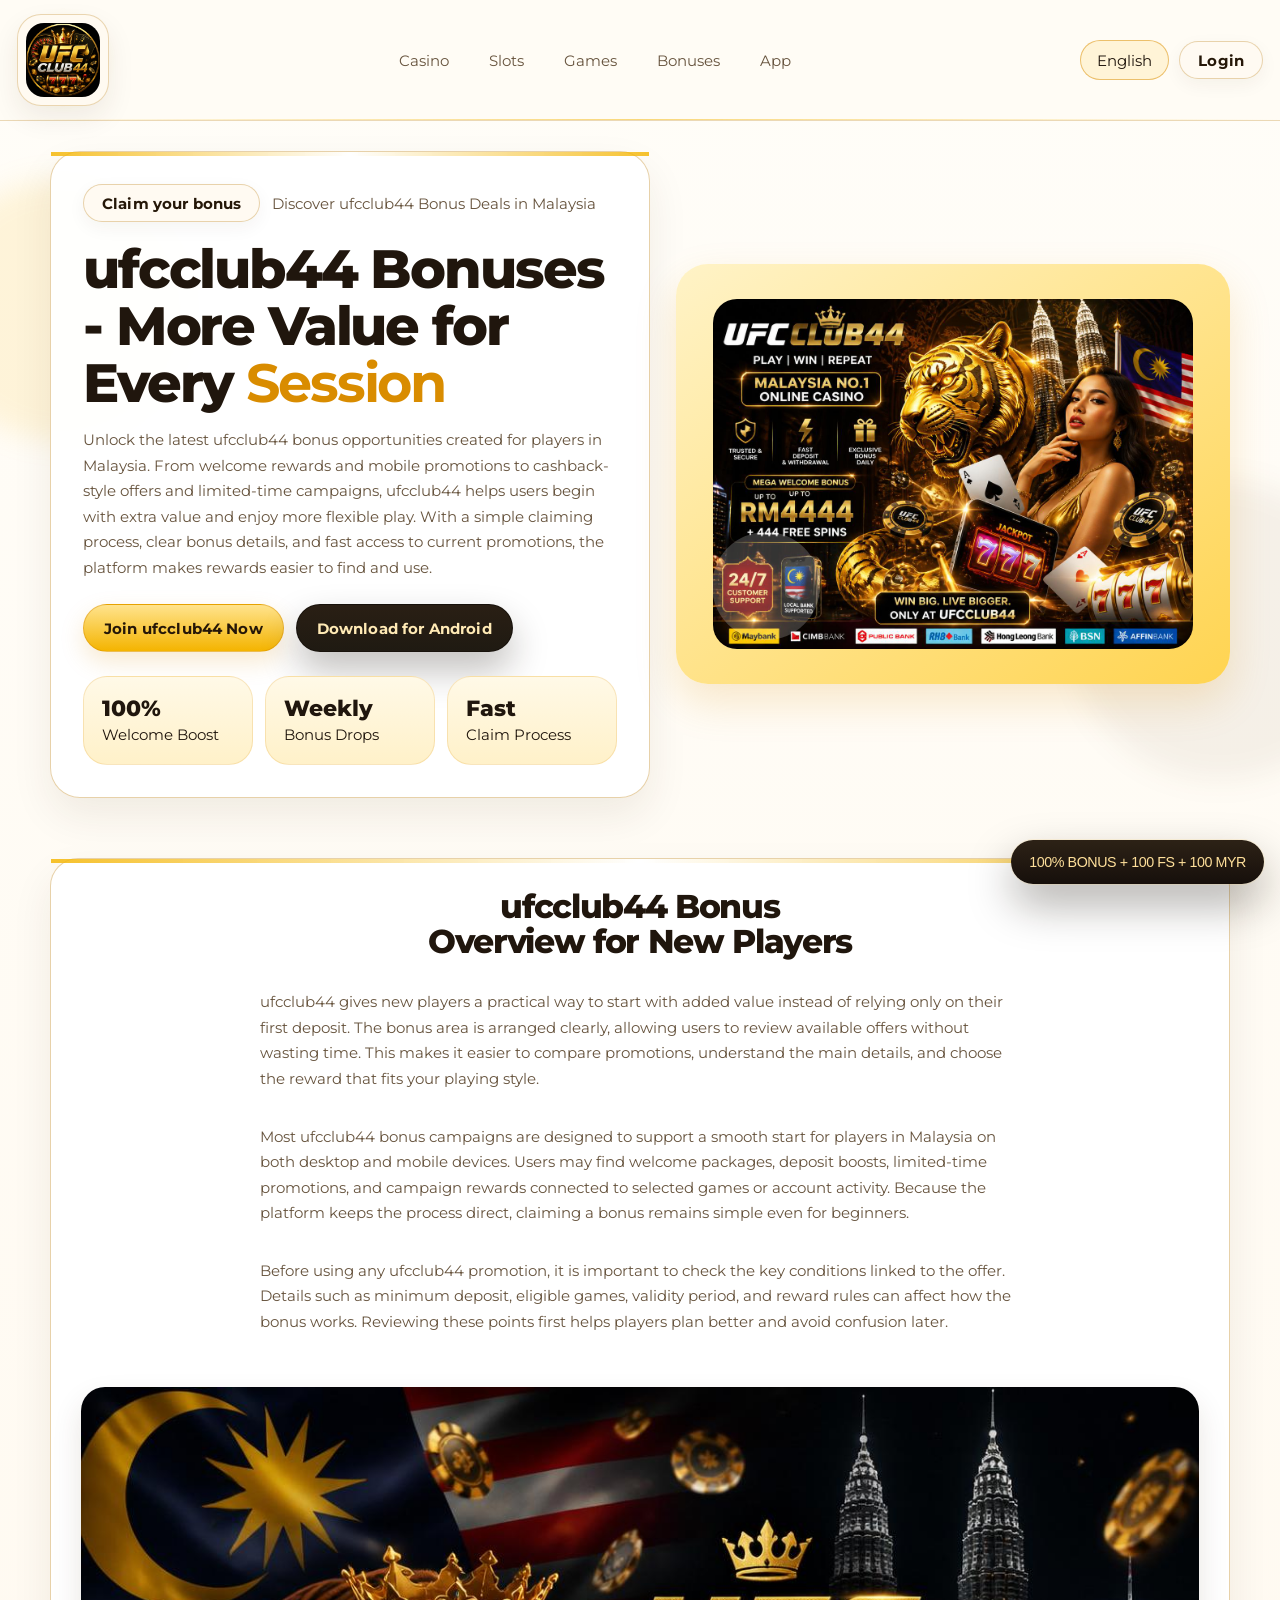
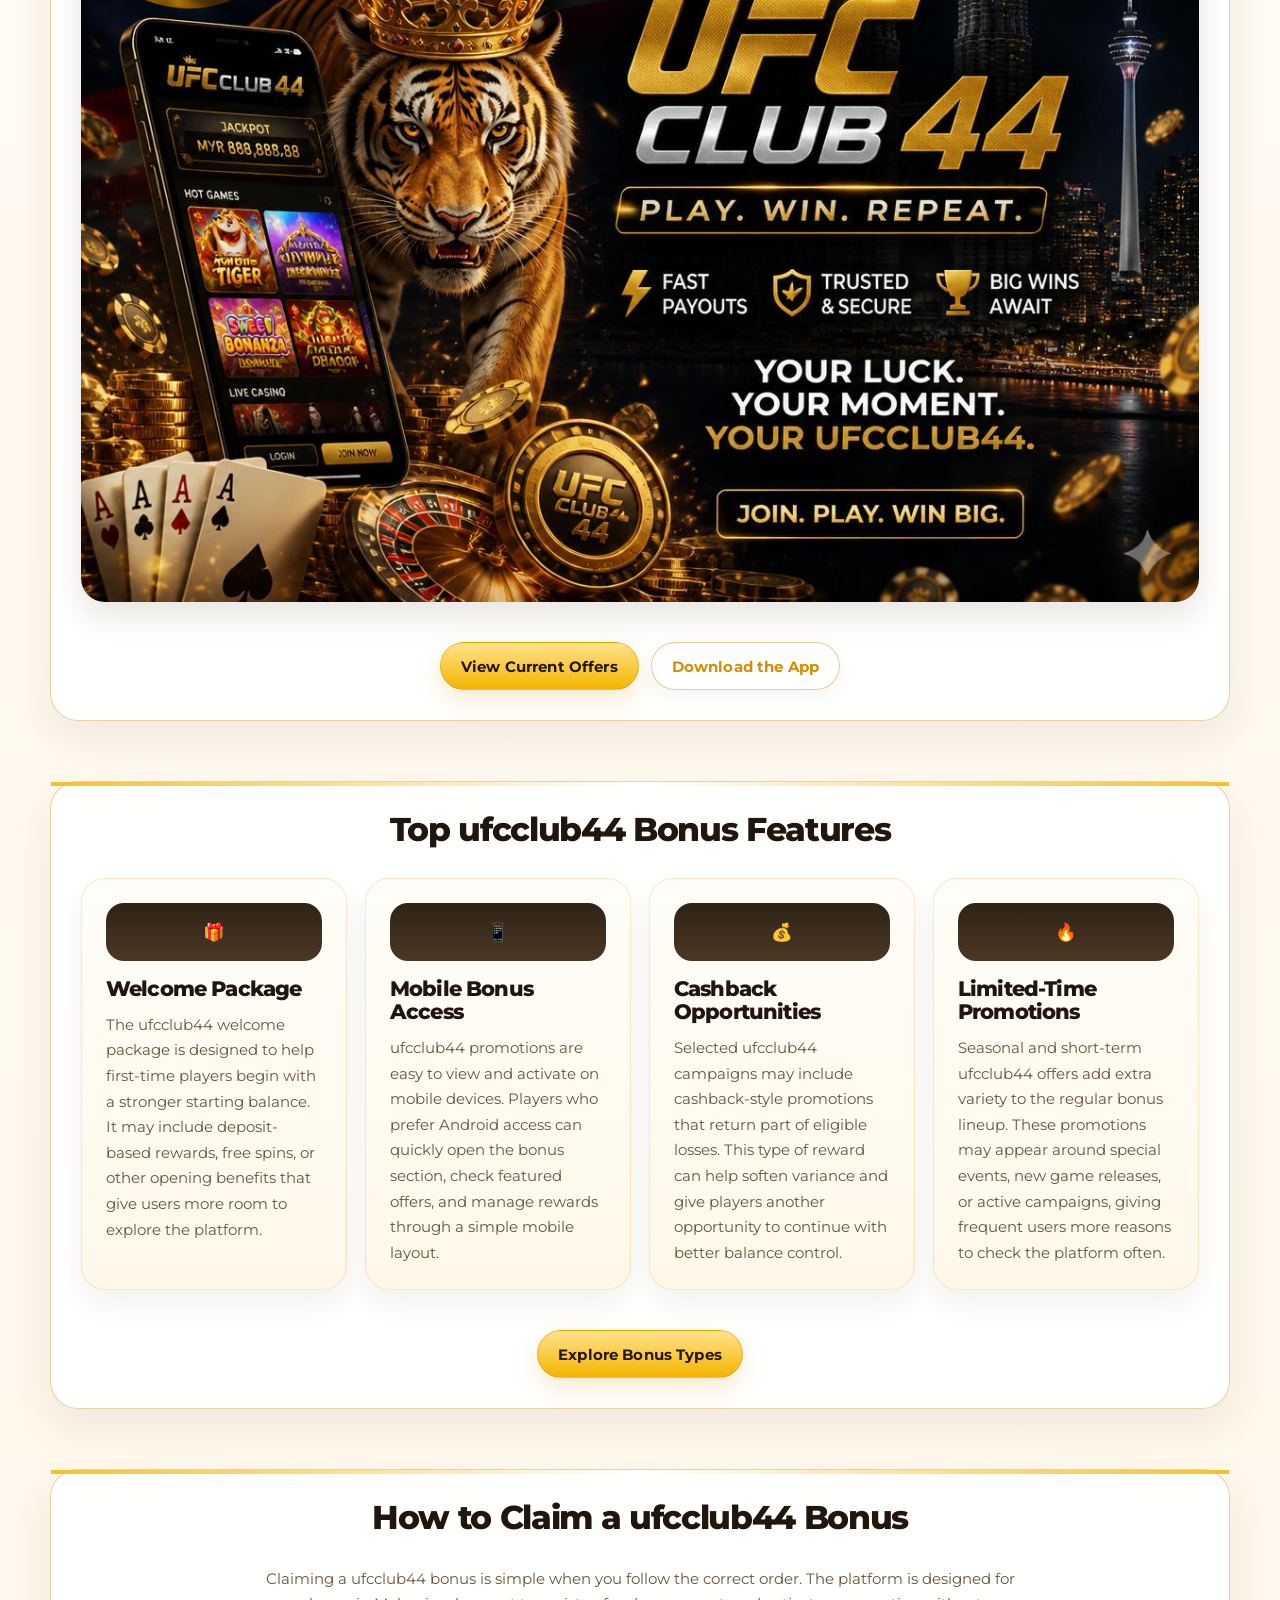
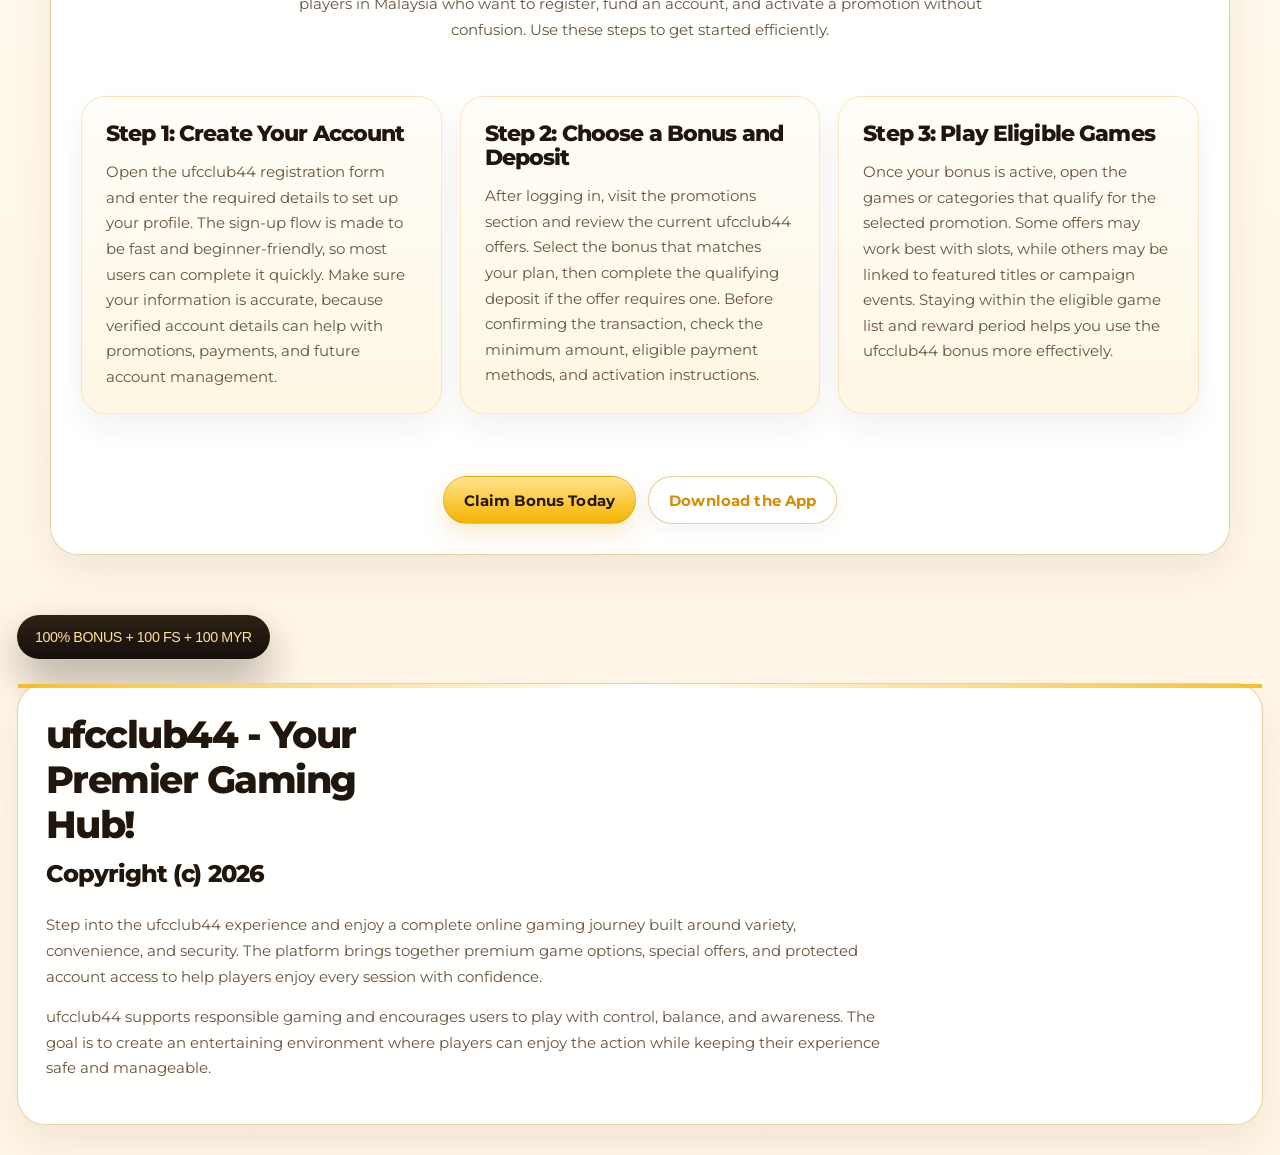
<file: en-MY/bonuses/index.html>
<!DOCTYPE html>
<html lang="en-MY" dir="ltr">
  <head>
    <meta charset="UTF-8">
    <meta name="viewport" content="width=device-width, initial-scale=1.0">
    <title>ufcclub44 Bonuses Malaysia - Welcome Offers and Mobile Rewards</title>
    <meta name="description" content="See the latest ufcclub44 bonus deals in Malaysia, including welcome offers, mobile promotions, cashback-style campaigns, and player rewards.">
    <meta name="keywords" content="ufcclub44 bonuses, Malaysia bonus offers, welcome bonus, mobile promotions">
    <meta name="robots" content="index, follow">
    <link rel="canonical" href="https://rybakovnikolay2000-png.github.io/test/en-MY/bonuses/">
    <link rel="alternate" href="https://rybakovnikolay2000-png.github.io/test/en-MY/bonuses/" hreflang="en-MY">
    <meta property="og:title" content="ufcclub44 Bonuses Malaysia - Welcome Offers and Mobile Rewards">
    <meta property="og:description" content="See the latest ufcclub44 bonus deals in Malaysia, including welcome offers, mobile promotions, cashback-style campaigns, and player rewards.">
    <meta property="og:image" content="https://rybakovnikolay2000-png.github.io/test/assets/placeholder-hero.svg">
    <meta property="og:url" content="https://rybakovnikolay2000-png.github.io/test/en-MY/bonuses/">
    <meta property="og:type" content="website">
    <meta property="og:site_name" content="ufcclub44">
    <meta name="twitter:card" content="summary_large_image">
    <meta name="twitter:title" content="ufcclub44 Bonuses Malaysia - Welcome Offers and Mobile Rewards">
    <meta name="twitter:description" content="See the latest ufcclub44 bonus deals in Malaysia, including welcome offers, mobile promotions, cashback-style campaigns, and player rewards.">
    <meta name="twitter:image" content="https://rybakovnikolay2000-png.github.io/test/assets/placeholder-hero.svg">
    <link rel="icon" href="../../assets/favicon.svg" type="image/svg+xml">
    <link rel="manifest" href="../../manifest.webmanifest">
    <style>
      :root {
        --accent: #f4b400;
        --accent-strong: #d98c00;
        --bg: #fff9ef;
        --panel: #fff4d6;
        --panel-strong: #1f1a12;
        --text: #2b2114;
        --muted: #6c5a45;
        --border: #e3c99a;
        --shadow: 0 24px 56px rgba(63, 38, 8, 0.14);
        --font-base: "Montserrat", "Segoe UI", sans-serif;
        --font-display: "Montserrat", "Segoe UI", sans-serif;
        --font-scale: 0.94;
      }
    </style>
    <link rel="stylesheet" href="../../assets/site.css">
    <script type="application/ld+json">{"@context":"https://schema.org","@type":"WebPage","url":"https://rybakovnikolay2000-png.github.io/test/en-MY/bonuses/","name":"ufcclub44 Bonuses Malaysia - Welcome Offers and Mobile Rewards","description":"See the latest ufcclub44 bonus deals in Malaysia, including welcome offers, mobile promotions, cashback-style campaigns, and player rewards."}</script>
    <script type="application/ld+json">{"@context":"https://schema.org","@type":"ItemList","itemListElement":[{"@type":"SiteNavigationElement","position":1,"name":"Home","url":"https://rybakovnikolay2000-png.github.io/test/en-MY/"},{"@type":"SiteNavigationElement","position":2,"name":"Casino","url":"https://rybakovnikolay2000-png.github.io/test/en-MY/casino/"},{"@type":"SiteNavigationElement","position":3,"name":"Slots","url":"https://rybakovnikolay2000-png.github.io/test/en-MY/slots/"},{"@type":"SiteNavigationElement","position":4,"name":"Games","url":"https://rybakovnikolay2000-png.github.io/test/en-MY/games/"},{"@type":"SiteNavigationElement","position":5,"name":"Bonuses","url":"https://rybakovnikolay2000-png.github.io/test/en-MY/bonuses/"},{"@type":"SiteNavigationElement","position":6,"name":"App","url":"https://rybakovnikolay2000-png.github.io/test/en-MY/app/"},{"@type":"SiteNavigationElement","position":7,"name":"Login","url":"https://rybakovnikolay2000-png.github.io/test/en-MY/login/"}]}</script>
    <script type="application/ld+json">{"@context":"https://schema.org","@type":"Organization","name":"ufcclub44","url":"https://rybakovnikolay2000-png.github.io/test","logo":"https://rybakovnikolay2000-png.github.io/test/user-media/1779105495482-gpt-image-2_-_-_-_-_-_-_-0.jpg","description":"Mobile-friendly online gaming and sports platform for players in Malaysia.","address":{"@type":"PostalAddress","addressCountry":"MY"},"contactPoint":{"@type":"ContactPoint","contactType":"customer support","email":"contact@example.com","availableLanguage":["English"]}}</script>
    
  </head>
  <body>
    
    <header class="header" data-header>
      <div class="container container_wide">
        <div class="header__wrapper">
          <div class="header__logo">
            <a href="../" class="logo">
              <img class="logo__img" src="../../user-media/1779105495482-gpt-image-2_-_-_-_-_-_-_-0.jpg" alt="ufcclub44" title="ufcclub44">
            </a>
          </div>
          <nav class="nav">
            <ul class="menu"><li class="menu__item"><a href="../casino/" class="menu__link">Casino</a></li><li class="menu__item"><a href="../slots/" class="menu__link">Slots</a></li><li class="menu__item"><a href="../games/" class="menu__link">Games</a></li><li class="menu__item"><a href="./" class="menu__link">Bonuses</a></li><li class="menu__item"><a href="../app/" class="menu__link">App</a></li></ul>
          </nav>
          <div class="header__actions">
            <div class="lang-switcher"><a href="./" class="lang-link is-current">English</a></div>
            <a href="../login/" class="btn btn_simple btn_mini">Login</a>
          </div>
        </div>
      </div>
    </header>
  
    <main>
      
    <section class="hero">
      <div class="container">
        <div class="hero__wrapper">
          <div class="hero__content">
            <div class="hero__pretitle">
              <a href="../../go/" class="btn btn_simple btn_mini" rel="nofollow noopener noreferrer">Claim your bonus</a>
              <span>Discover ufcclub44 Bonus Deals in Malaysia</span>
            </div>
            <h1>ufcclub44 Bonuses - More Value for Every <strong>Session</strong></h1>
            <p class="hero__descr">Unlock the latest ufcclub44 bonus opportunities created for players in Malaysia. From welcome rewards and mobile promotions to cashback-style offers and limited-time campaigns, ufcclub44 helps users begin with extra value and enjoy more flexible play. With a simple claiming process, clear bonus details, and fast access to current promotions, the platform makes rewards easier to find and use.</p>
            <div class="hero__actions"><a href="../../go/" class="btn" rel="nofollow noopener noreferrer">Join ufcclub44 Now</a><a href="https://example.com" class="btn btn_special" download>Download for Android</a></div>
            <ul class="hero__advents">
        <li class="hero__advent">
          <span class="hero__number">100%</span>
          <span class="hero__label">Welcome Boost</span>
        </li>
      
        <li class="hero__advent">
          <span class="hero__number">Weekly</span>
          <span class="hero__label">Bonus Drops</span>
        </li>
      
        <li class="hero__advent">
          <span class="hero__number">Fast</span>
          <span class="hero__label">Claim Process</span>
        </li>
      </ul>
          </div>
          <div class="hero__picture"><img class="hero__img" src="../../user-media/1779104662273-gpt-image-2_-_-_-_-_-_--0-2-.jpg" alt="Cartoon ufcclub44 character with coins, gifts, and bonus symbols in a casino-style scene" title="Cartoon ufcclub44 character with coins, gifts, and bonus symbols in a casino-style scene"></div>
        </div>
      </div>
    </section>
  
      
    <section class="contentSection contentSection_readable">
      <div class="container">
        <h2 class="title title_center">ufcclub44 Bonus Overview for New Players</h2>
        <p class="descr contentSection__paragraph">ufcclub44 gives new players a practical way to start with added value instead of relying only on their first deposit. The bonus area is arranged clearly, allowing users to review available offers without wasting time. This makes it easier to compare promotions, understand the main details, and choose the reward that fits your playing style.</p><p class="descr contentSection__paragraph">Most ufcclub44 bonus campaigns are designed to support a smooth start for players in Malaysia on both desktop and mobile devices. Users may find welcome packages, deposit boosts, limited-time promotions, and campaign rewards connected to selected games or account activity. Because the platform keeps the process direct, claiming a bonus remains simple even for beginners.</p><p class="descr contentSection__paragraph">Before using any ufcclub44 promotion, it is important to check the key conditions linked to the offer. Details such as minimum deposit, eligible games, validity period, and reward rules can affect how the bonus works. Reviewing these points first helps players plan better and avoid confusion later.</p>
        <img class="contentSection__img" src="../../user-media/1779104670331-gpt-image-2_-_-_-_-_-_--0-3-.jpg" alt="ufcclub44 themed promotional scene with gift boxes, coins, and casino bonus visuals" title="ufcclub44 themed promotional scene with gift boxes, coins, and casino bonus visuals">
        <div class="contentSection__actions"><a href="../../go/" class="btn" rel="nofollow noopener noreferrer">View Current Offers</a><a href="https://example.com" class="btn btn_outline" download>Download the App</a></div>
      </div>
    </section>
  
    <section class="contentSection">
      <div class="container">
        <h2 class="title title_center">Top ufcclub44 Bonus Features</h2>
        
        <div class="cardsList">
        <div class="card">
          <span class="card__icon">🎁</span>
          <h3 class="card__title">Welcome Package</h3>
          <p class="card__descr">The ufcclub44 welcome package is designed to help first-time players begin with a stronger starting balance. It may include deposit-based rewards, free spins, or other opening benefits that give users more room to explore the platform.</p>
        </div>
      
        <div class="card">
          <span class="card__icon">📱</span>
          <h3 class="card__title">Mobile Bonus Access</h3>
          <p class="card__descr">ufcclub44 promotions are easy to view and activate on mobile devices. Players who prefer Android access can quickly open the bonus section, check featured offers, and manage rewards through a simple mobile layout.</p>
        </div>
      
        <div class="card">
          <span class="card__icon">💰</span>
          <h3 class="card__title">Cashback Opportunities</h3>
          <p class="card__descr">Selected ufcclub44 campaigns may include cashback-style promotions that return part of eligible losses. This type of reward can help soften variance and give players another opportunity to continue with better balance control.</p>
        </div>
      
        <div class="card">
          <span class="card__icon">🔥</span>
          <h3 class="card__title">Limited-Time Promotions</h3>
          <p class="card__descr">Seasonal and short-term ufcclub44 offers add extra variety to the regular bonus lineup. These promotions may appear around special events, new game releases, or active campaigns, giving frequent users more reasons to check the platform often.</p>
        </div>
      </div>
        <div class="contentSection__actions"><a href="../../go/" class="btn" rel="nofollow noopener noreferrer">Explore Bonus Types</a></div>
      </div>
    </section>
  
    <section class="guideSection">
      <div class="container">
        <h2 class="title title_center">How to Claim a ufcclub44 Bonus</h2>
        <p class="descr descr_center">Claiming a ufcclub44 bonus is simple when you follow the correct order. The platform is designed for players in Malaysia who want to register, fund an account, and activate a promotion without confusion. Use these steps to get started efficiently.</p>
        <div class="guideSection__steps">
        <div class="step">
          <h3 class="step__title">Step 1: Create Your Account</h3>
          <p class="step__descr">Open the ufcclub44 registration form and enter the required details to set up your profile. The sign-up flow is made to be fast and beginner-friendly, so most users can complete it quickly. Make sure your information is accurate, because verified account details can help with promotions, payments, and future account management.</p>
        </div>
      
        <div class="step">
          <h3 class="step__title">Step 2: Choose a Bonus and Deposit</h3>
          <p class="step__descr">After logging in, visit the promotions section and review the current ufcclub44 offers. Select the bonus that matches your plan, then complete the qualifying deposit if the offer requires one. Before confirming the transaction, check the minimum amount, eligible payment methods, and activation instructions.</p>
        </div>
      
        <div class="step">
          <h3 class="step__title">Step 3: Play Eligible Games</h3>
          <p class="step__descr">Once your bonus is active, open the games or categories that qualify for the selected promotion. Some offers may work best with slots, while others may be linked to featured titles or campaign events. Staying within the eligible game list and reward period helps you use the ufcclub44 bonus more effectively.</p>
        </div>
      </div>
        <div class="guideSection__actions"><a href="../../go/" class="btn" rel="nofollow noopener noreferrer">Claim Bonus Today</a><a href="https://example.com" class="btn btn_outline" download>Download the App</a></div>
      </div>
    </section>
  
    </main>
    
    <footer class="footer">
      <div class="container container_wide">
        <a id="specialBtnOrigin" href="../../go/" class="specialBtn" rel="nofollow noopener noreferrer">100% BONUS + 100 FS + 100 MYR</a>
        <div class="footer__copyright">
          <h3>ufcclub44 - Your Premier Gaming Hub!</h3>
          <h4>Copyright (c) 2026</h4>
          <p>Step into the ufcclub44 experience and enjoy a complete online gaming journey built around variety, convenience, and security. The platform brings together premium game options, special offers, and protected account access to help players enjoy every session with confidence.</p><p>ufcclub44 supports responsible gaming and encourages users to play with control, balance, and awareness. The goal is to create an entertaining environment where players can enjoy the action while keeping their experience safe and manageable.</p>
        </div>
      </div>
    </footer>
  
    <script src="../../assets/site.js" defer></script>
  </body>
</html>
</file>
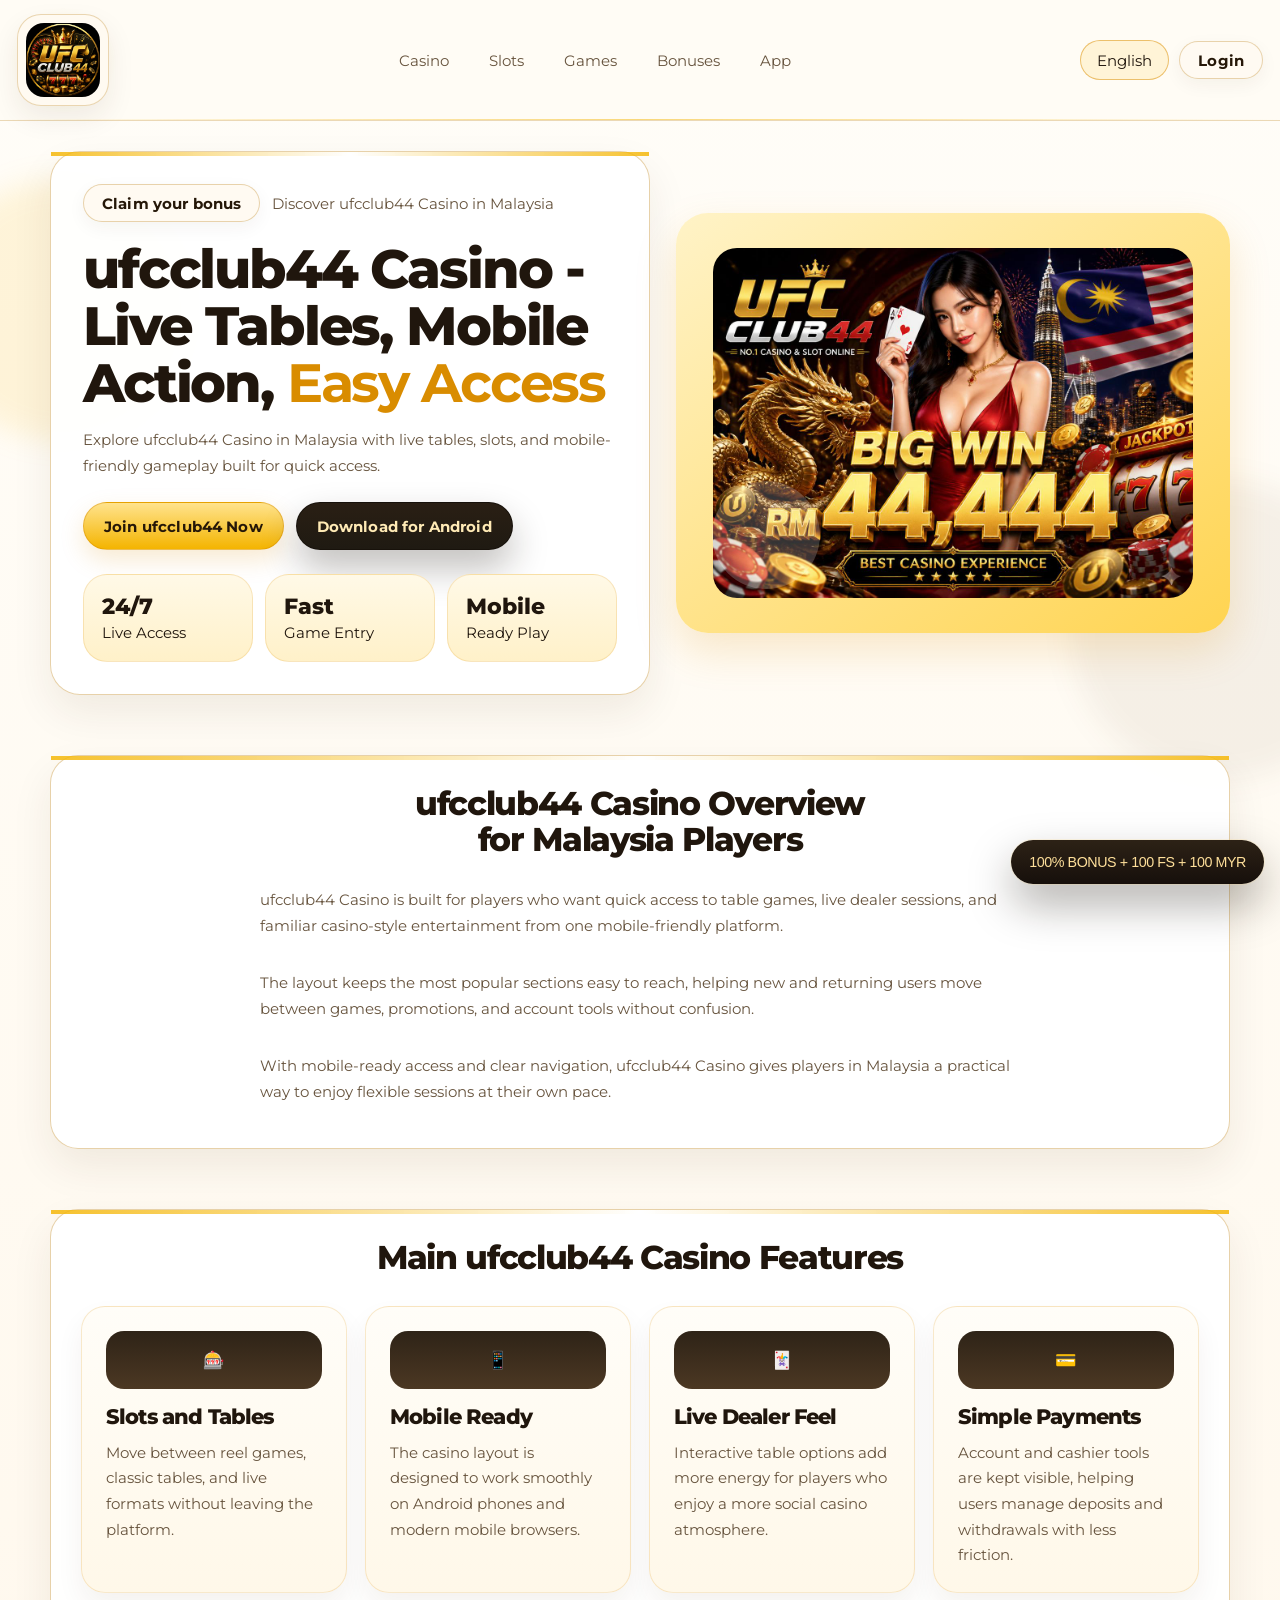
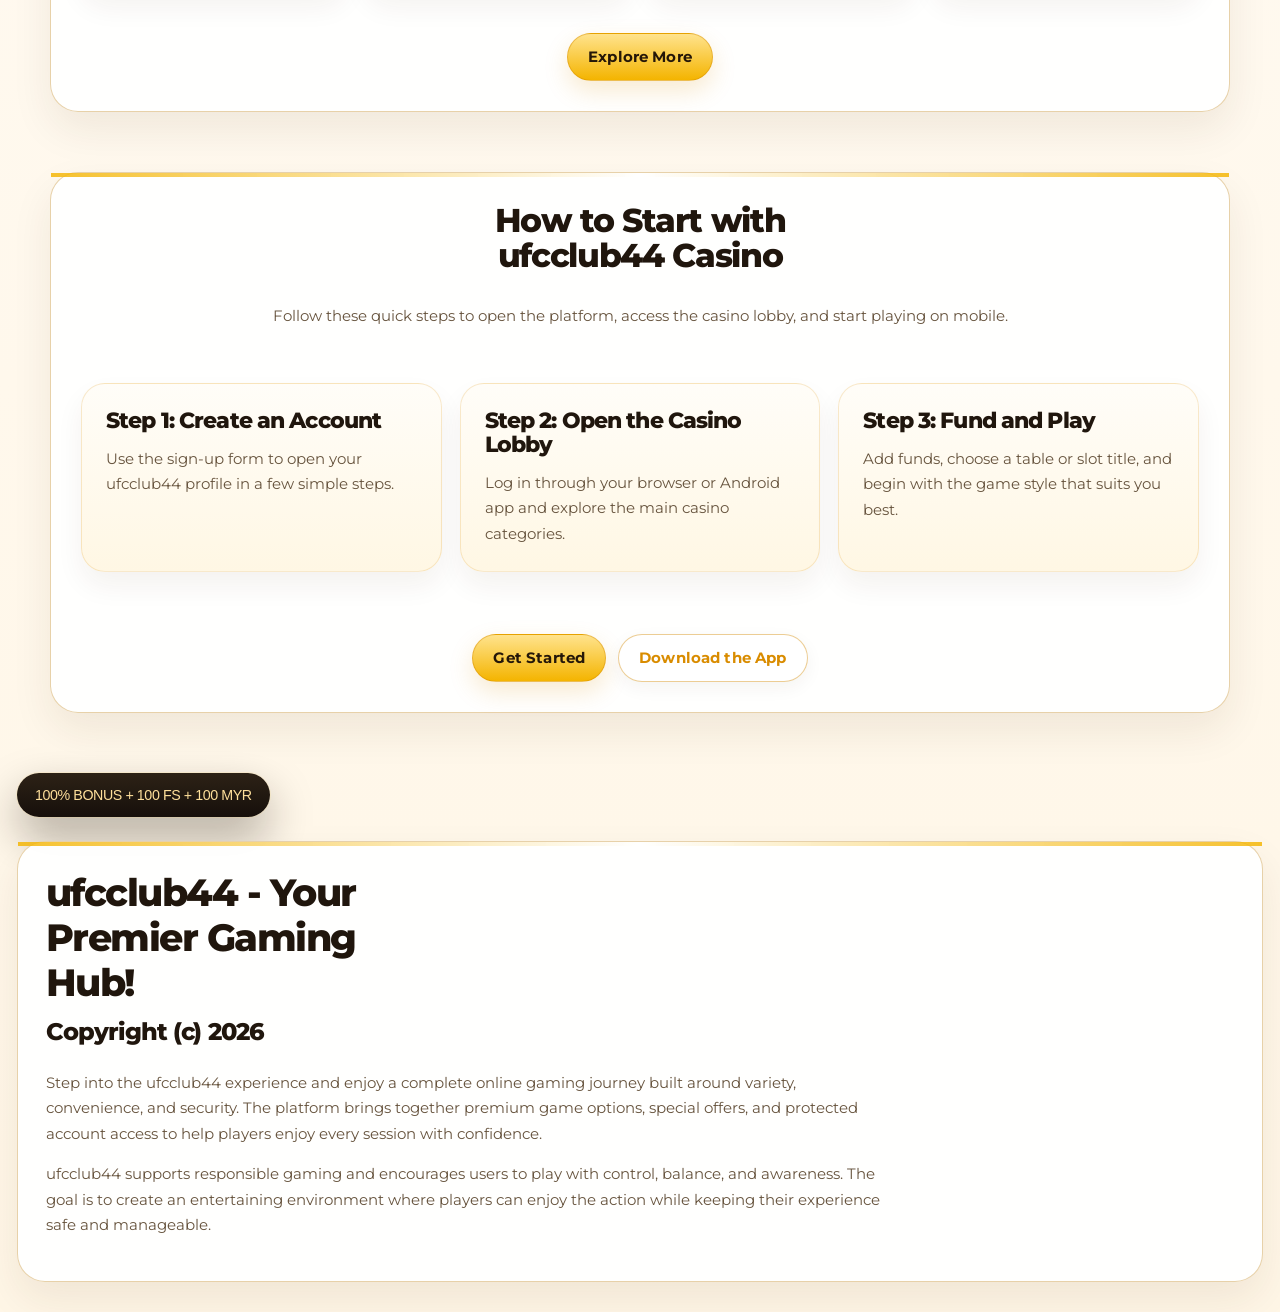
<file: en-MY/casino/index.html>
<!DOCTYPE html>
<html lang="en-MY" dir="ltr">
  <head>
    <meta charset="UTF-8">
    <meta name="viewport" content="width=device-width, initial-scale=1.0">
    <title>ufcclub44 Casino Malaysia - Live Tables and Mobile Action</title>
    <meta name="description" content="Explore ufcclub44 Casino in Malaysia with live tables, slots, and mobile-friendly gameplay built for quick access.">
    <meta name="keywords" content="ufcclub44, casino, Malaysia, mobile gaming">
    <meta name="robots" content="index, follow">
    <link rel="canonical" href="https://rybakovnikolay2000-png.github.io/test/en-MY/casino/">
    <link rel="alternate" href="https://rybakovnikolay2000-png.github.io/test/en-MY/casino/" hreflang="en-MY">
    <meta property="og:title" content="ufcclub44 Casino Malaysia - Live Tables and Mobile Action">
    <meta property="og:description" content="Explore ufcclub44 Casino in Malaysia with live tables, slots, and mobile-friendly gameplay built for quick access.">
    <meta property="og:image" content="https://rybakovnikolay2000-png.github.io/test/assets/placeholder-hero.svg">
    <meta property="og:url" content="https://rybakovnikolay2000-png.github.io/test/en-MY/casino/">
    <meta property="og:type" content="website">
    <meta property="og:site_name" content="ufcclub44">
    <meta name="twitter:card" content="summary_large_image">
    <meta name="twitter:title" content="ufcclub44 Casino Malaysia - Live Tables and Mobile Action">
    <meta name="twitter:description" content="Explore ufcclub44 Casino in Malaysia with live tables, slots, and mobile-friendly gameplay built for quick access.">
    <meta name="twitter:image" content="https://rybakovnikolay2000-png.github.io/test/assets/placeholder-hero.svg">
    <link rel="icon" href="../../assets/favicon.svg" type="image/svg+xml">
    <link rel="manifest" href="../../manifest.webmanifest">
    <style>
      :root {
        --accent: #f4b400;
        --accent-strong: #d98c00;
        --bg: #fff9ef;
        --panel: #fff4d6;
        --panel-strong: #1f1a12;
        --text: #2b2114;
        --muted: #6c5a45;
        --border: #e3c99a;
        --shadow: 0 24px 56px rgba(63, 38, 8, 0.14);
        --font-base: "Montserrat", "Segoe UI", sans-serif;
        --font-display: "Montserrat", "Segoe UI", sans-serif;
        --font-scale: 0.94;
      }
    </style>
    <link rel="stylesheet" href="../../assets/site.css">
    <script type="application/ld+json">{"@context":"https://schema.org","@type":"WebPage","url":"https://rybakovnikolay2000-png.github.io/test/en-MY/casino/","name":"ufcclub44 Casino Malaysia - Live Tables and Mobile Action","description":"Explore ufcclub44 Casino in Malaysia with live tables, slots, and mobile-friendly gameplay built for quick access."}</script>
    <script type="application/ld+json">{"@context":"https://schema.org","@type":"ItemList","itemListElement":[{"@type":"SiteNavigationElement","position":1,"name":"Home","url":"https://rybakovnikolay2000-png.github.io/test/en-MY/"},{"@type":"SiteNavigationElement","position":2,"name":"Casino","url":"https://rybakovnikolay2000-png.github.io/test/en-MY/casino/"},{"@type":"SiteNavigationElement","position":3,"name":"Slots","url":"https://rybakovnikolay2000-png.github.io/test/en-MY/slots/"},{"@type":"SiteNavigationElement","position":4,"name":"Games","url":"https://rybakovnikolay2000-png.github.io/test/en-MY/games/"},{"@type":"SiteNavigationElement","position":5,"name":"Bonuses","url":"https://rybakovnikolay2000-png.github.io/test/en-MY/bonuses/"},{"@type":"SiteNavigationElement","position":6,"name":"App","url":"https://rybakovnikolay2000-png.github.io/test/en-MY/app/"},{"@type":"SiteNavigationElement","position":7,"name":"Login","url":"https://rybakovnikolay2000-png.github.io/test/en-MY/login/"}]}</script>
    <script type="application/ld+json">{"@context":"https://schema.org","@type":"Organization","name":"ufcclub44","url":"https://rybakovnikolay2000-png.github.io/test","logo":"https://rybakovnikolay2000-png.github.io/test/user-media/1779105495482-gpt-image-2_-_-_-_-_-_-_-0.jpg","description":"Mobile-friendly online gaming and sports platform for players in Malaysia.","address":{"@type":"PostalAddress","addressCountry":"MY"},"contactPoint":{"@type":"ContactPoint","contactType":"customer support","email":"contact@example.com","availableLanguage":["English"]}}</script>
    
  </head>
  <body>
    
    <header class="header" data-header>
      <div class="container container_wide">
        <div class="header__wrapper">
          <div class="header__logo">
            <a href="../" class="logo">
              <img class="logo__img" src="../../user-media/1779105495482-gpt-image-2_-_-_-_-_-_-_-0.jpg" alt="ufcclub44" title="ufcclub44">
            </a>
          </div>
          <nav class="nav">
            <ul class="menu"><li class="menu__item"><a href="./" class="menu__link">Casino</a></li><li class="menu__item"><a href="../slots/" class="menu__link">Slots</a></li><li class="menu__item"><a href="../games/" class="menu__link">Games</a></li><li class="menu__item"><a href="../bonuses/" class="menu__link">Bonuses</a></li><li class="menu__item"><a href="../app/" class="menu__link">App</a></li></ul>
          </nav>
          <div class="header__actions">
            <div class="lang-switcher"><a href="./" class="lang-link is-current">English</a></div>
            <a href="../login/" class="btn btn_simple btn_mini">Login</a>
          </div>
        </div>
      </div>
    </header>
  
    <main>
      
    <section class="hero">
      <div class="container">
        <div class="hero__wrapper">
          <div class="hero__content">
            <div class="hero__pretitle">
              <a href="../../go/" class="btn btn_simple btn_mini" rel="nofollow noopener noreferrer">Claim your bonus</a>
              <span>Discover ufcclub44 Casino in Malaysia</span>
            </div>
            <h1>ufcclub44 Casino - Live Tables, Mobile Action, <strong>Easy Access</strong></h1>
            <p class="hero__descr">Explore ufcclub44 Casino in Malaysia with live tables, slots, and mobile-friendly gameplay built for quick access.</p>
            <div class="hero__actions"><a href="../../go/" class="btn" rel="nofollow noopener noreferrer">Join ufcclub44 Now</a><a href="https://example.com" class="btn btn_special" download>Download for Android</a></div>
            <ul class="hero__advents">
        <li class="hero__advent">
          <span class="hero__number">24/7</span>
          <span class="hero__label">Live Access</span>
        </li>
      
        <li class="hero__advent">
          <span class="hero__number">Fast</span>
          <span class="hero__label">Game Entry</span>
        </li>
      
        <li class="hero__advent">
          <span class="hero__number">Mobile</span>
          <span class="hero__label">Ready Play</span>
        </li>
      </ul>
          </div>
          <div class="hero__picture"><img class="hero__img" src="../../user-media/1779104682582-gpt-image-2_-_-_-_-_-_--0-1-.jpg" alt="Cartoon ufcclub44 casino character with cards, chips, and live table elements" title="Cartoon ufcclub44 casino character with cards, chips, and live table elements"></div>
        </div>
      </div>
    </section>
  
      
    <section class="contentSection contentSection_readable">
      <div class="container">
        <h2 class="title title_center">ufcclub44 Casino Overview for Malaysia Players</h2>
        <p class="descr contentSection__paragraph">ufcclub44 Casino is built for players who want quick access to table games, live dealer sessions, and familiar casino-style entertainment from one mobile-friendly platform.</p><p class="descr contentSection__paragraph">The layout keeps the most popular sections easy to reach, helping new and returning users move between games, promotions, and account tools without confusion.</p><p class="descr contentSection__paragraph">With mobile-ready access and clear navigation, ufcclub44 Casino gives players in Malaysia a practical way to enjoy flexible sessions at their own pace.</p>
        
      </div>
    </section>
  
    <section class="contentSection">
      <div class="container">
        <h2 class="title title_center">Main ufcclub44 Casino Features</h2>
        
        <div class="cardsList">
        <div class="card">
          <span class="card__icon">🎰</span>
          <h3 class="card__title">Slots and Tables</h3>
          <p class="card__descr">Move between reel games, classic tables, and live formats without leaving the platform.</p>
        </div>
      
        <div class="card">
          <span class="card__icon">📱</span>
          <h3 class="card__title">Mobile Ready</h3>
          <p class="card__descr">The casino layout is designed to work smoothly on Android phones and modern mobile browsers.</p>
        </div>
      
        <div class="card">
          <span class="card__icon">🃏</span>
          <h3 class="card__title">Live Dealer Feel</h3>
          <p class="card__descr">Interactive table options add more energy for players who enjoy a more social casino atmosphere.</p>
        </div>
      
        <div class="card">
          <span class="card__icon">💳</span>
          <h3 class="card__title">Simple Payments</h3>
          <p class="card__descr">Account and cashier tools are kept visible, helping users manage deposits and withdrawals with less friction.</p>
        </div>
      </div>
        <div class="contentSection__actions"><a href="../../go/" class="btn" rel="nofollow noopener noreferrer">Explore More</a></div>
      </div>
    </section>
  
    <section class="guideSection">
      <div class="container">
        <h2 class="title title_center">How to Start with ufcclub44 Casino</h2>
        <p class="descr descr_center">Follow these quick steps to open the platform, access the casino lobby, and start playing on mobile.</p>
        <div class="guideSection__steps">
        <div class="step">
          <h3 class="step__title">Step 1: Create an Account</h3>
          <p class="step__descr">Use the sign-up form to open your ufcclub44 profile in a few simple steps.</p>
        </div>
      
        <div class="step">
          <h3 class="step__title">Step 2: Open the Casino Lobby</h3>
          <p class="step__descr">Log in through your browser or Android app and explore the main casino categories.</p>
        </div>
      
        <div class="step">
          <h3 class="step__title">Step 3: Fund and Play</h3>
          <p class="step__descr">Add funds, choose a table or slot title, and begin with the game style that suits you best.</p>
        </div>
      </div>
        <div class="guideSection__actions"><a href="../../go/" class="btn" rel="nofollow noopener noreferrer">Get Started</a><a href="https://example.com" class="btn btn_outline" download>Download the App</a></div>
      </div>
    </section>
  
    </main>
    
    <footer class="footer">
      <div class="container container_wide">
        <a id="specialBtnOrigin" href="../../go/" class="specialBtn" rel="nofollow noopener noreferrer">100% BONUS + 100 FS + 100 MYR</a>
        <div class="footer__copyright">
          <h3>ufcclub44 - Your Premier Gaming Hub!</h3>
          <h4>Copyright (c) 2026</h4>
          <p>Step into the ufcclub44 experience and enjoy a complete online gaming journey built around variety, convenience, and security. The platform brings together premium game options, special offers, and protected account access to help players enjoy every session with confidence.</p><p>ufcclub44 supports responsible gaming and encourages users to play with control, balance, and awareness. The goal is to create an entertaining environment where players can enjoy the action while keeping their experience safe and manageable.</p>
        </div>
      </div>
    </footer>
  
    <script src="../../assets/site.js" defer></script>
  </body>
</html>
</file>
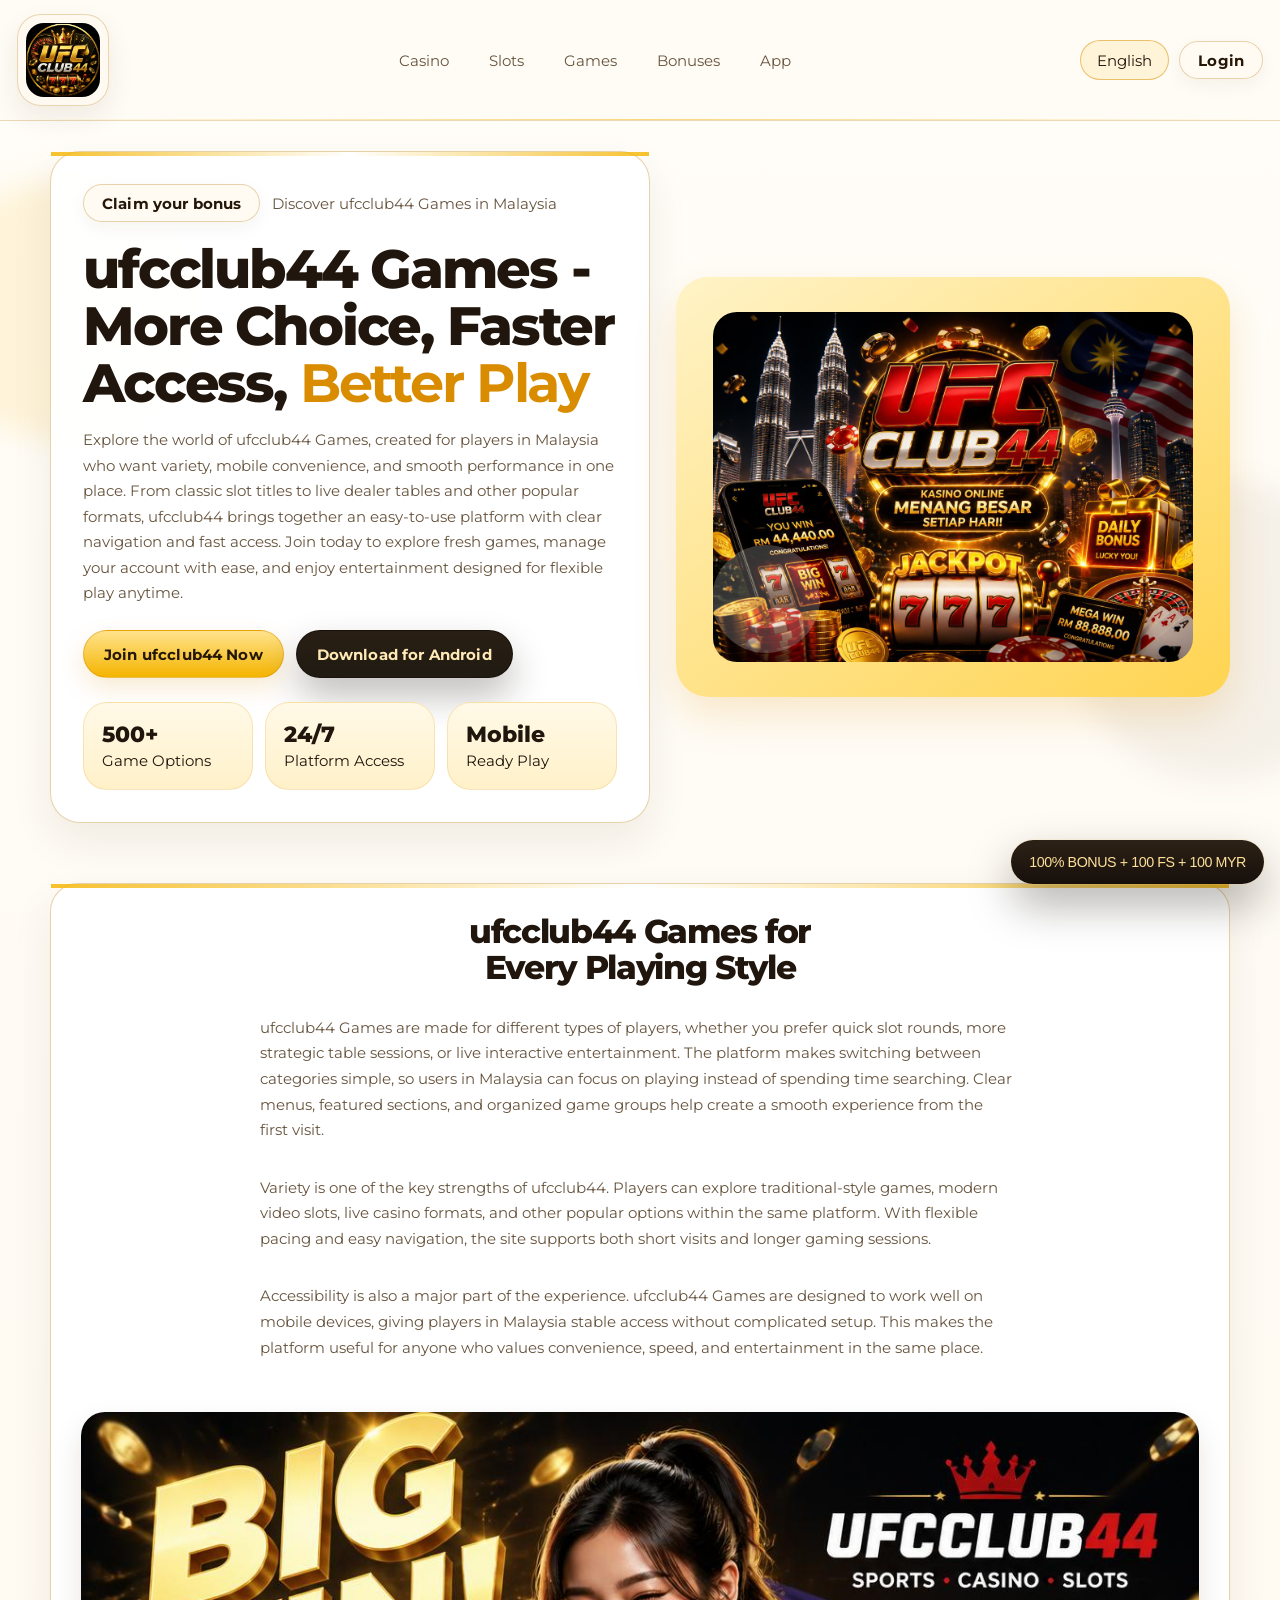
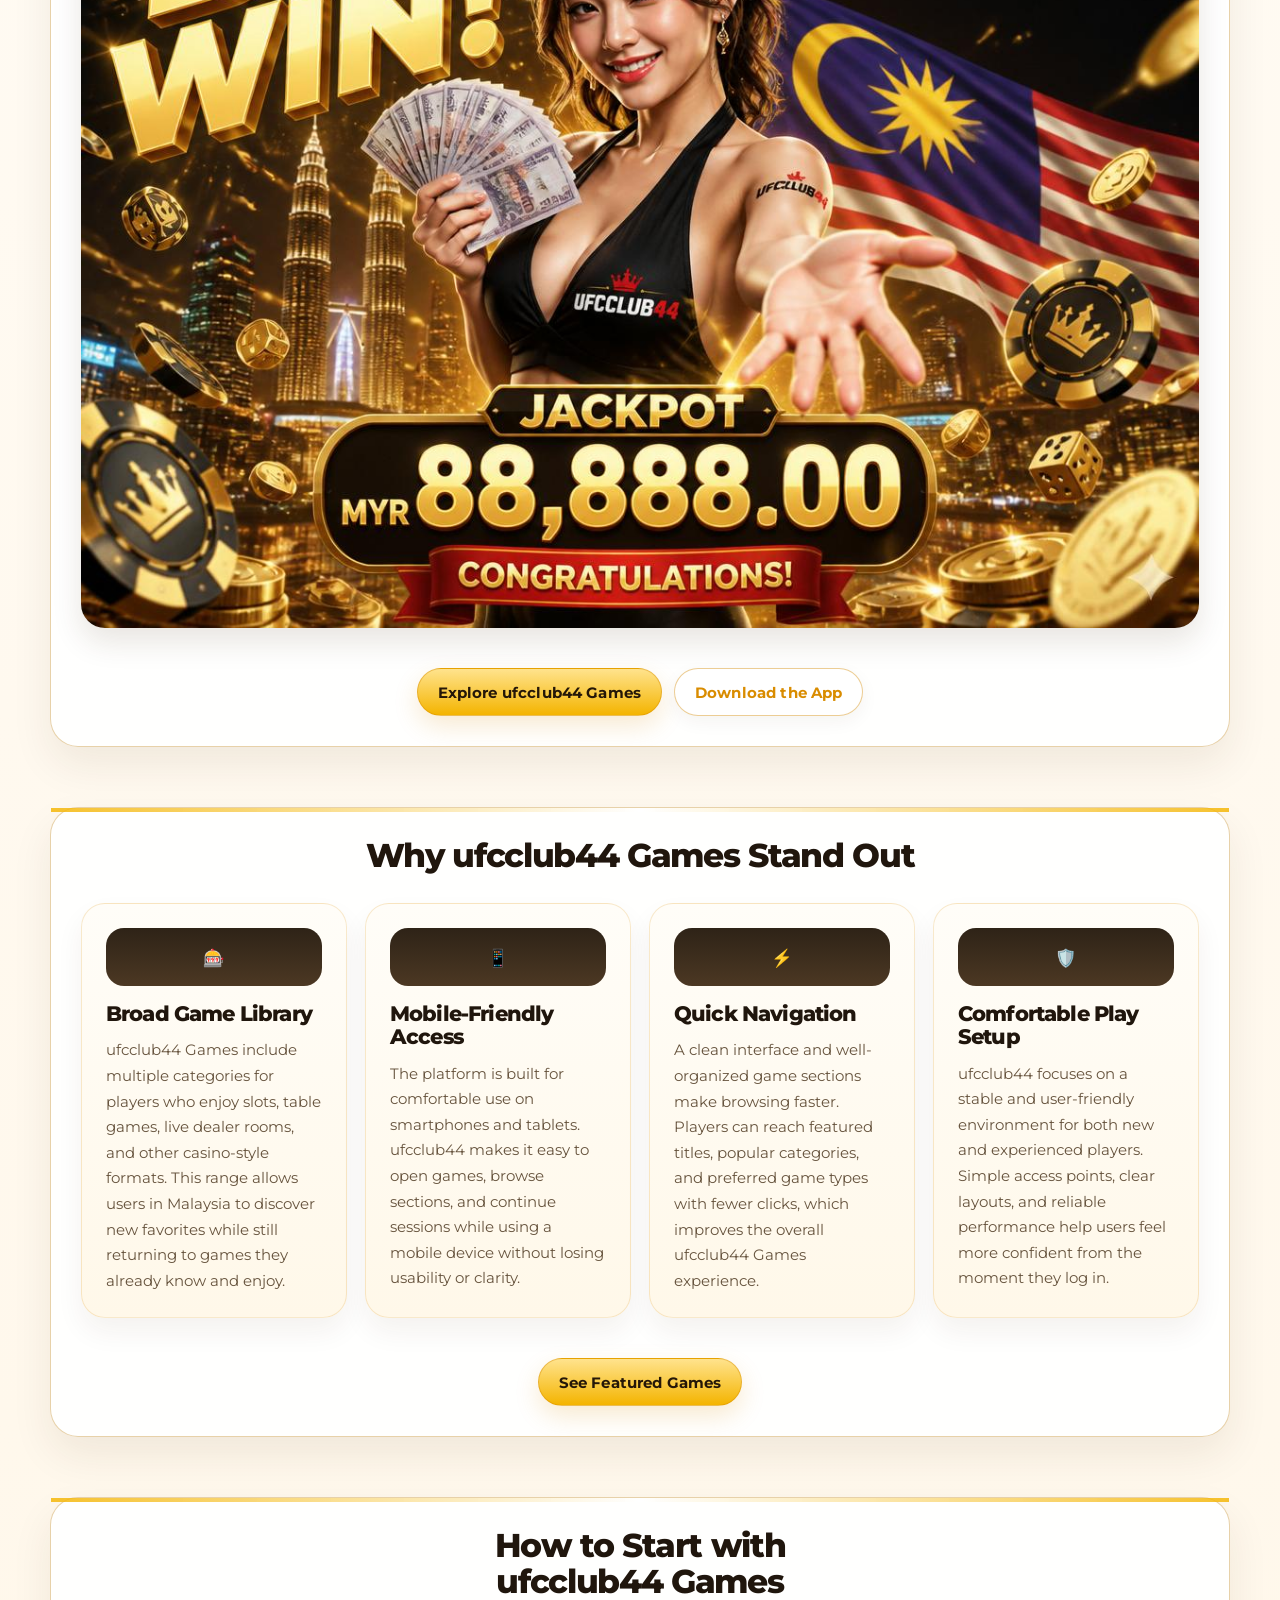
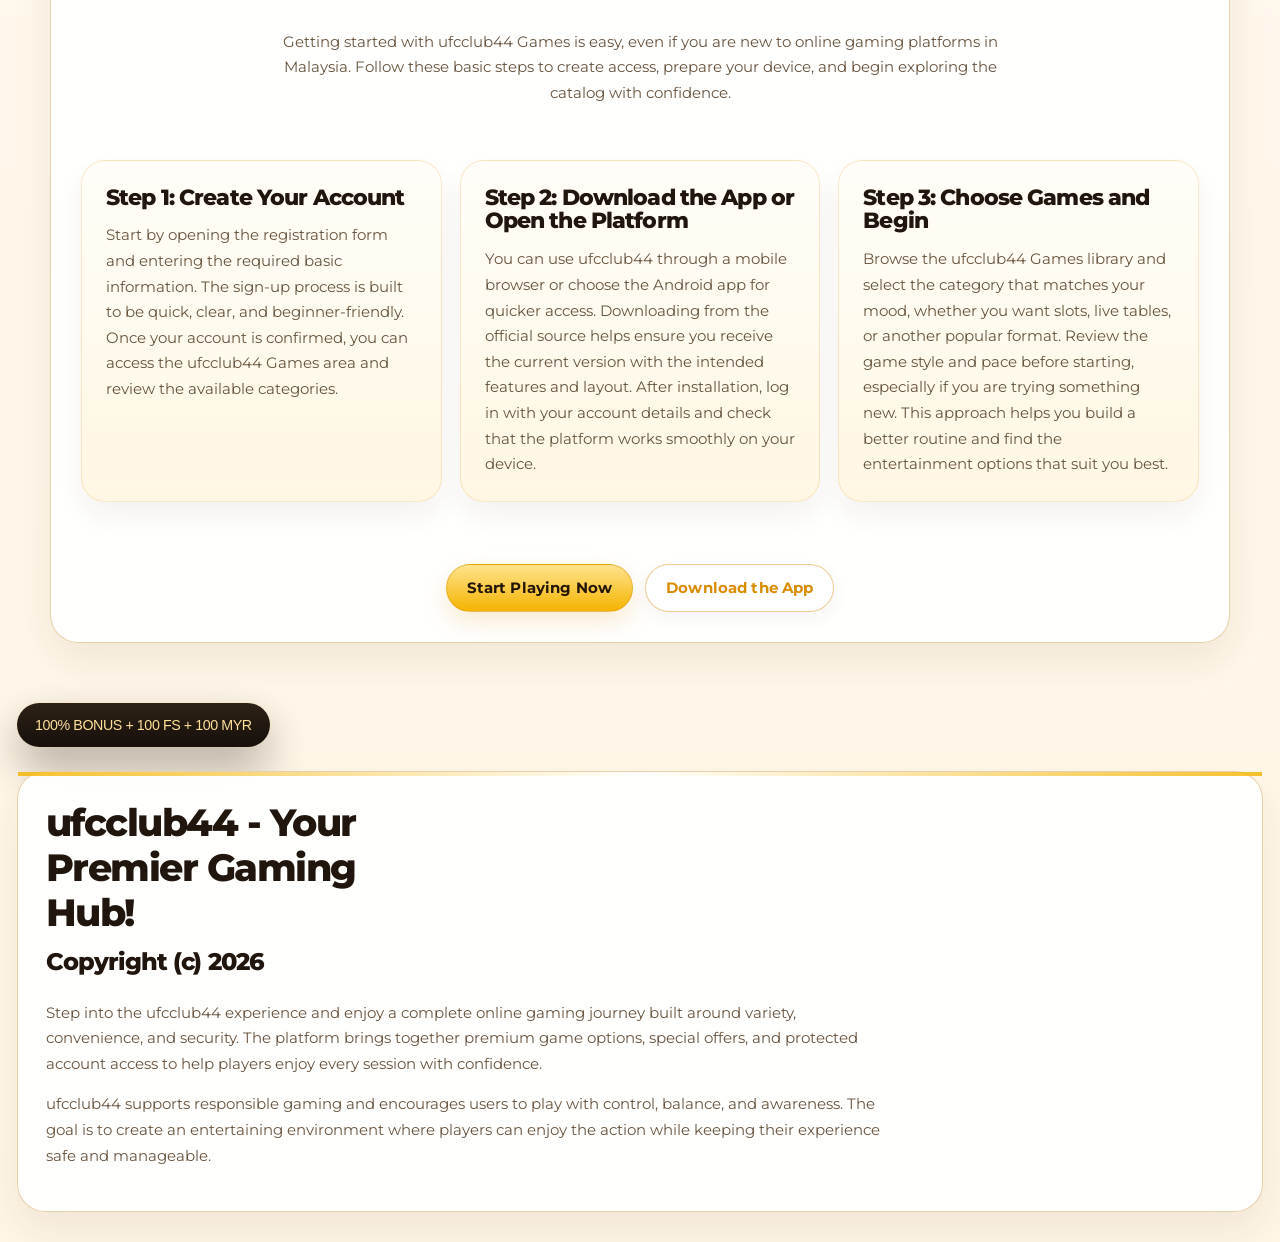
<file: en-MY/games/index.html>
<!DOCTYPE html>
<html lang="en-MY" dir="ltr">
  <head>
    <meta charset="UTF-8">
    <meta name="viewport" content="width=device-width, initial-scale=1.0">
    <title>ufcclub44 Games Malaysia - More Choice and Faster Play</title>
    <meta name="description" content="Explore ufcclub44 Games in Malaysia with slots, live tables, mobile-friendly access, and quick navigation built for smooth play.">
    <meta name="keywords" content="ufcclub44 games, Malaysia casino games, live dealer, mobile gaming">
    <meta name="robots" content="index, follow">
    <link rel="canonical" href="https://rybakovnikolay2000-png.github.io/test/en-MY/games/">
    <link rel="alternate" href="https://rybakovnikolay2000-png.github.io/test/en-MY/games/" hreflang="en-MY">
    <meta property="og:title" content="ufcclub44 Games Malaysia - More Choice and Faster Play">
    <meta property="og:description" content="Explore ufcclub44 Games in Malaysia with slots, live tables, mobile-friendly access, and quick navigation built for smooth play.">
    <meta property="og:image" content="https://rybakovnikolay2000-png.github.io/test/assets/placeholder-hero.svg">
    <meta property="og:url" content="https://rybakovnikolay2000-png.github.io/test/en-MY/games/">
    <meta property="og:type" content="website">
    <meta property="og:site_name" content="ufcclub44">
    <meta name="twitter:card" content="summary_large_image">
    <meta name="twitter:title" content="ufcclub44 Games Malaysia - More Choice and Faster Play">
    <meta name="twitter:description" content="Explore ufcclub44 Games in Malaysia with slots, live tables, mobile-friendly access, and quick navigation built for smooth play.">
    <meta name="twitter:image" content="https://rybakovnikolay2000-png.github.io/test/assets/placeholder-hero.svg">
    <link rel="icon" href="../../assets/favicon.svg" type="image/svg+xml">
    <link rel="manifest" href="../../manifest.webmanifest">
    <style>
      :root {
        --accent: #f4b400;
        --accent-strong: #d98c00;
        --bg: #fff9ef;
        --panel: #fff4d6;
        --panel-strong: #1f1a12;
        --text: #2b2114;
        --muted: #6c5a45;
        --border: #e3c99a;
        --shadow: 0 24px 56px rgba(63, 38, 8, 0.14);
        --font-base: "Montserrat", "Segoe UI", sans-serif;
        --font-display: "Montserrat", "Segoe UI", sans-serif;
        --font-scale: 0.94;
      }
    </style>
    <link rel="stylesheet" href="../../assets/site.css">
    <script type="application/ld+json">{"@context":"https://schema.org","@type":"WebPage","url":"https://rybakovnikolay2000-png.github.io/test/en-MY/games/","name":"ufcclub44 Games Malaysia - More Choice and Faster Play","description":"Explore ufcclub44 Games in Malaysia with slots, live tables, mobile-friendly access, and quick navigation built for smooth play."}</script>
    <script type="application/ld+json">{"@context":"https://schema.org","@type":"ItemList","itemListElement":[{"@type":"SiteNavigationElement","position":1,"name":"Home","url":"https://rybakovnikolay2000-png.github.io/test/en-MY/"},{"@type":"SiteNavigationElement","position":2,"name":"Casino","url":"https://rybakovnikolay2000-png.github.io/test/en-MY/casino/"},{"@type":"SiteNavigationElement","position":3,"name":"Slots","url":"https://rybakovnikolay2000-png.github.io/test/en-MY/slots/"},{"@type":"SiteNavigationElement","position":4,"name":"Games","url":"https://rybakovnikolay2000-png.github.io/test/en-MY/games/"},{"@type":"SiteNavigationElement","position":5,"name":"Bonuses","url":"https://rybakovnikolay2000-png.github.io/test/en-MY/bonuses/"},{"@type":"SiteNavigationElement","position":6,"name":"App","url":"https://rybakovnikolay2000-png.github.io/test/en-MY/app/"},{"@type":"SiteNavigationElement","position":7,"name":"Login","url":"https://rybakovnikolay2000-png.github.io/test/en-MY/login/"}]}</script>
    <script type="application/ld+json">{"@context":"https://schema.org","@type":"Organization","name":"ufcclub44","url":"https://rybakovnikolay2000-png.github.io/test","logo":"https://rybakovnikolay2000-png.github.io/test/user-media/1779105495482-gpt-image-2_-_-_-_-_-_-_-0.jpg","description":"Mobile-friendly online gaming and sports platform for players in Malaysia.","address":{"@type":"PostalAddress","addressCountry":"MY"},"contactPoint":{"@type":"ContactPoint","contactType":"customer support","email":"contact@example.com","availableLanguage":["English"]}}</script>
    
  </head>
  <body>
    
    <header class="header" data-header>
      <div class="container container_wide">
        <div class="header__wrapper">
          <div class="header__logo">
            <a href="../" class="logo">
              <img class="logo__img" src="../../user-media/1779105495482-gpt-image-2_-_-_-_-_-_-_-0.jpg" alt="ufcclub44" title="ufcclub44">
            </a>
          </div>
          <nav class="nav">
            <ul class="menu"><li class="menu__item"><a href="../casino/" class="menu__link">Casino</a></li><li class="menu__item"><a href="../slots/" class="menu__link">Slots</a></li><li class="menu__item"><a href="./" class="menu__link">Games</a></li><li class="menu__item"><a href="../bonuses/" class="menu__link">Bonuses</a></li><li class="menu__item"><a href="../app/" class="menu__link">App</a></li></ul>
          </nav>
          <div class="header__actions">
            <div class="lang-switcher"><a href="./" class="lang-link is-current">English</a></div>
            <a href="../login/" class="btn btn_simple btn_mini">Login</a>
          </div>
        </div>
      </div>
    </header>
  
    <main>
      
    <section class="hero">
      <div class="container">
        <div class="hero__wrapper">
          <div class="hero__content">
            <div class="hero__pretitle">
              <a href="../../go/" class="btn btn_simple btn_mini" rel="nofollow noopener noreferrer">Claim your bonus</a>
              <span>Discover ufcclub44 Games in Malaysia</span>
            </div>
            <h1>ufcclub44 Games - More Choice, Faster Access, <strong>Better Play</strong></h1>
            <p class="hero__descr">Explore the world of ufcclub44 Games, created for players in Malaysia who want variety, mobile convenience, and smooth performance in one place. From classic slot titles to live dealer tables and other popular formats, ufcclub44 brings together an easy-to-use platform with clear navigation and fast access. Join today to explore fresh games, manage your account with ease, and enjoy entertainment designed for flexible play anytime.</p>
            <div class="hero__actions"><a href="../../go/" class="btn" rel="nofollow noopener noreferrer">Join ufcclub44 Now</a><a href="https://example.com" class="btn btn_special" download>Download for Android</a></div>
            <ul class="hero__advents">
        <li class="hero__advent">
          <span class="hero__number">500+</span>
          <span class="hero__label">Game Options</span>
        </li>
      
        <li class="hero__advent">
          <span class="hero__number">24/7</span>
          <span class="hero__label">Platform Access</span>
        </li>
      
        <li class="hero__advent">
          <span class="hero__number">Mobile</span>
          <span class="hero__label">Ready Play</span>
        </li>
      </ul>
          </div>
          <div class="hero__picture"><img class="hero__img" src="../../user-media/1779105264246-gpt-image-2_-_-_-_-_-_--0-6-.jpg" alt="Cartoon ufcclub44 character with coins and game symbols in a bright casino-style scene" title="Cartoon ufcclub44 character with coins and game symbols in a bright casino-style scene"></div>
        </div>
      </div>
    </section>
  
      
    <section class="contentSection contentSection_readable">
      <div class="container">
        <h2 class="title title_center">ufcclub44 Games for Every Playing Style</h2>
        <p class="descr contentSection__paragraph">ufcclub44 Games are made for different types of players, whether you prefer quick slot rounds, more strategic table sessions, or live interactive entertainment. The platform makes switching between categories simple, so users in Malaysia can focus on playing instead of spending time searching. Clear menus, featured sections, and organized game groups help create a smooth experience from the first visit.</p><p class="descr contentSection__paragraph">Variety is one of the key strengths of ufcclub44. Players can explore traditional-style games, modern video slots, live casino formats, and other popular options within the same platform. With flexible pacing and easy navigation, the site supports both short visits and longer gaming sessions.</p><p class="descr contentSection__paragraph">Accessibility is also a major part of the experience. ufcclub44 Games are designed to work well on mobile devices, giving players in Malaysia stable access without complicated setup. This makes the platform useful for anyone who values convenience, speed, and entertainment in the same place.</p>
        <img class="contentSection__img" src="../../user-media/1779105159293-gpt-image-2_-_-_-_-_-_--0-5-.jpg" alt="Wide view of a colorful online casino lobby with slot icons and live game tables branded ufcclub44" title="Wide view of a colorful online casino lobby with slot icons and live game tables branded ufcclub44">
        <div class="contentSection__actions"><a href="../../go/" class="btn" rel="nofollow noopener noreferrer">Explore ufcclub44 Games</a><a href="https://example.com" class="btn btn_outline" download>Download the App</a></div>
      </div>
    </section>
  
    <section class="contentSection">
      <div class="container">
        <h2 class="title title_center">Why ufcclub44 Games Stand Out</h2>
        
        <div class="cardsList">
        <div class="card">
          <span class="card__icon">🎰</span>
          <h3 class="card__title">Broad Game Library</h3>
          <p class="card__descr">ufcclub44 Games include multiple categories for players who enjoy slots, table games, live dealer rooms, and other casino-style formats. This range allows users in Malaysia to discover new favorites while still returning to games they already know and enjoy.</p>
        </div>
      
        <div class="card">
          <span class="card__icon">📱</span>
          <h3 class="card__title">Mobile-Friendly Access</h3>
          <p class="card__descr">The platform is built for comfortable use on smartphones and tablets. ufcclub44 makes it easy to open games, browse sections, and continue sessions while using a mobile device without losing usability or clarity.</p>
        </div>
      
        <div class="card">
          <span class="card__icon">⚡</span>
          <h3 class="card__title">Quick Navigation</h3>
          <p class="card__descr">A clean interface and well-organized game sections make browsing faster. Players can reach featured titles, popular categories, and preferred game types with fewer clicks, which improves the overall ufcclub44 Games experience.</p>
        </div>
      
        <div class="card">
          <span class="card__icon">🛡️</span>
          <h3 class="card__title">Comfortable Play Setup</h3>
          <p class="card__descr">ufcclub44 focuses on a stable and user-friendly environment for both new and experienced players. Simple access points, clear layouts, and reliable performance help users feel more confident from the moment they log in.</p>
        </div>
      </div>
        <div class="contentSection__actions"><a href="../../go/" class="btn" rel="nofollow noopener noreferrer">See Featured Games</a></div>
      </div>
    </section>
  
    <section class="guideSection">
      <div class="container">
        <h2 class="title title_center">How to Start with ufcclub44 Games</h2>
        <p class="descr descr_center">Getting started with ufcclub44 Games is easy, even if you are new to online gaming platforms in Malaysia. Follow these basic steps to create access, prepare your device, and begin exploring the catalog with confidence.</p>
        <div class="guideSection__steps">
        <div class="step">
          <h3 class="step__title">Step 1: Create Your Account</h3>
          <p class="step__descr">Start by opening the registration form and entering the required basic information. The sign-up process is built to be quick, clear, and beginner-friendly. Once your account is confirmed, you can access the ufcclub44 Games area and review the available categories.</p>
        </div>
      
        <div class="step">
          <h3 class="step__title">Step 2: Download the App or Open the Platform</h3>
          <p class="step__descr">You can use ufcclub44 through a mobile browser or choose the Android app for quicker access. Downloading from the official source helps ensure you receive the current version with the intended features and layout. After installation, log in with your account details and check that the platform works smoothly on your device.</p>
        </div>
      
        <div class="step">
          <h3 class="step__title">Step 3: Choose Games and Begin</h3>
          <p class="step__descr">Browse the ufcclub44 Games library and select the category that matches your mood, whether you want slots, live tables, or another popular format. Review the game style and pace before starting, especially if you are trying something new. This approach helps you build a better routine and find the entertainment options that suit you best.</p>
        </div>
      </div>
        <div class="guideSection__actions"><a href="../../go/" class="btn" rel="nofollow noopener noreferrer">Start Playing Now</a><a href="https://example.com" class="btn btn_outline" download>Download the App</a></div>
      </div>
    </section>
  
    </main>
    
    <footer class="footer">
      <div class="container container_wide">
        <a id="specialBtnOrigin" href="../../go/" class="specialBtn" rel="nofollow noopener noreferrer">100% BONUS + 100 FS + 100 MYR</a>
        <div class="footer__copyright">
          <h3>ufcclub44 - Your Premier Gaming Hub!</h3>
          <h4>Copyright (c) 2026</h4>
          <p>Step into the ufcclub44 experience and enjoy a complete online gaming journey built around variety, convenience, and security. The platform brings together premium game options, special offers, and protected account access to help players enjoy every session with confidence.</p><p>ufcclub44 supports responsible gaming and encourages users to play with control, balance, and awareness. The goal is to create an entertaining environment where players can enjoy the action while keeping their experience safe and manageable.</p>
        </div>
      </div>
    </footer>
  
    <script src="../../assets/site.js" defer></script>
  </body>
</html>
</file>
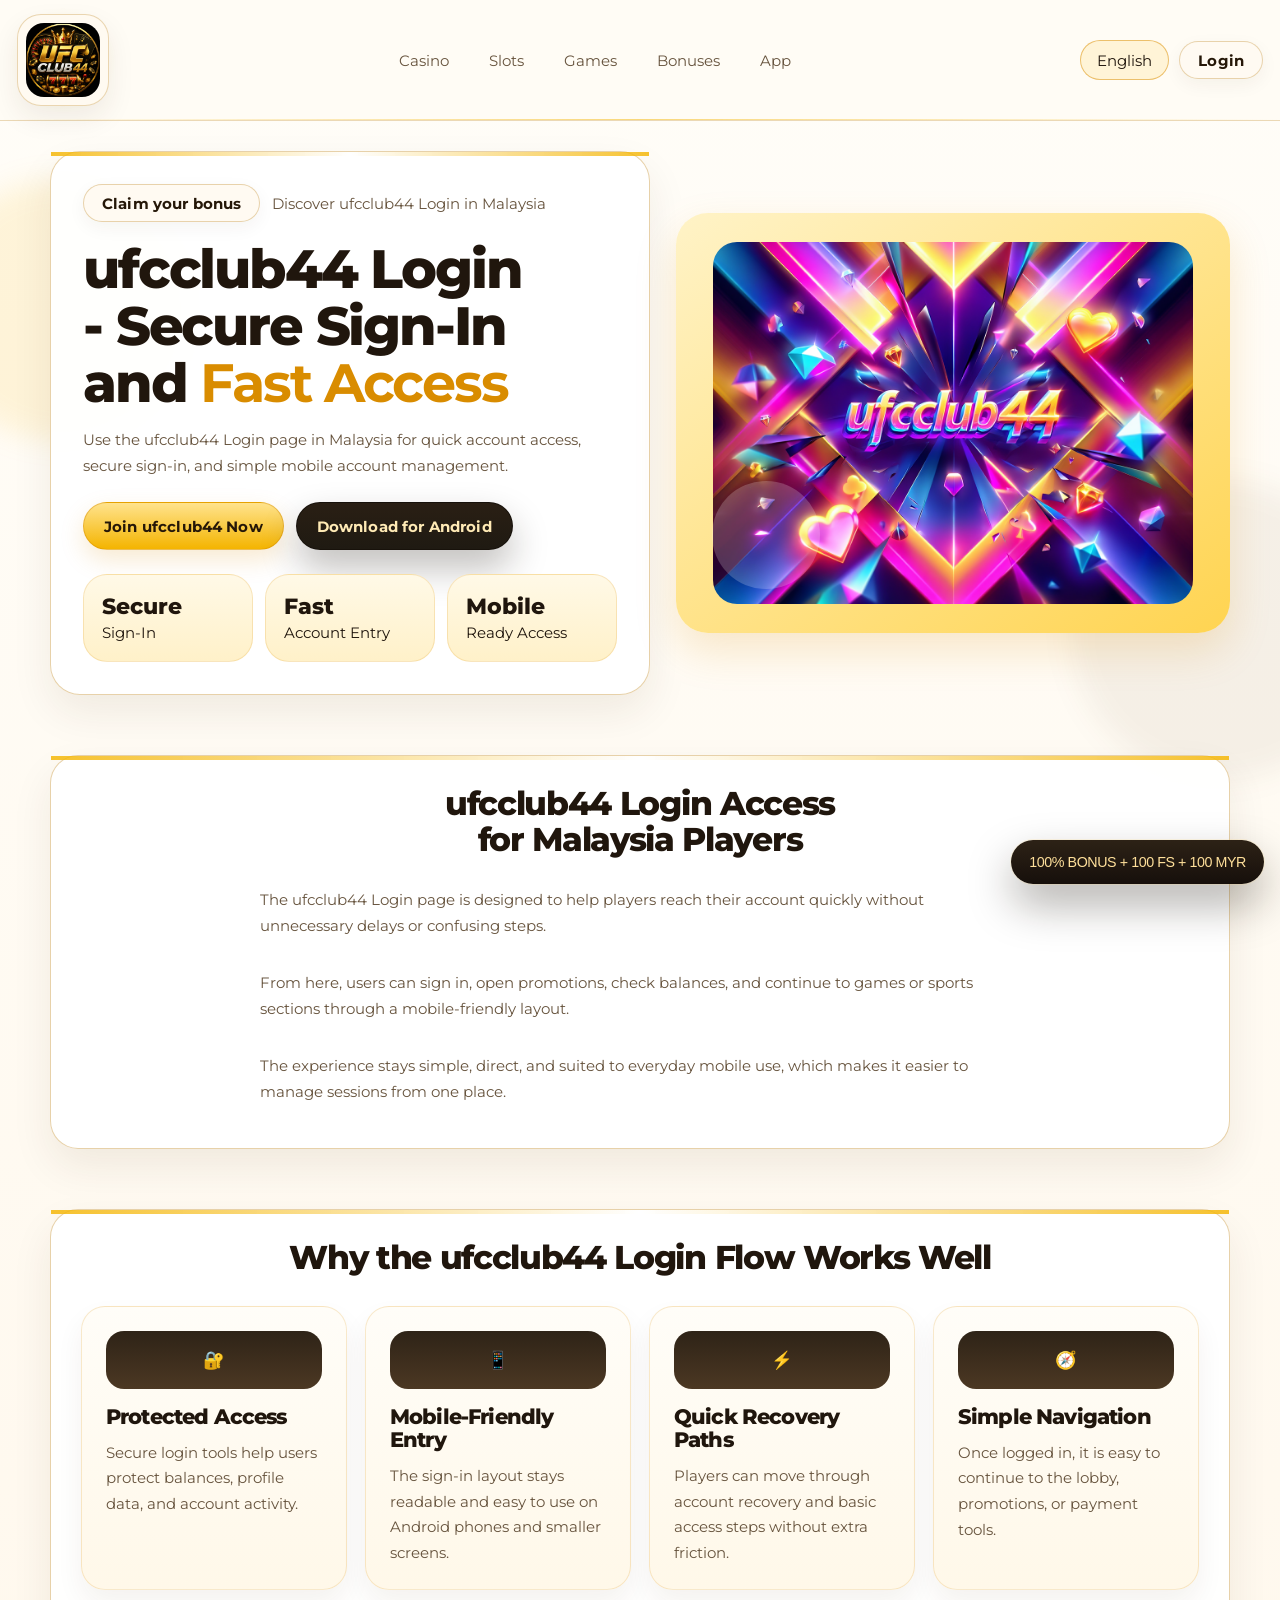
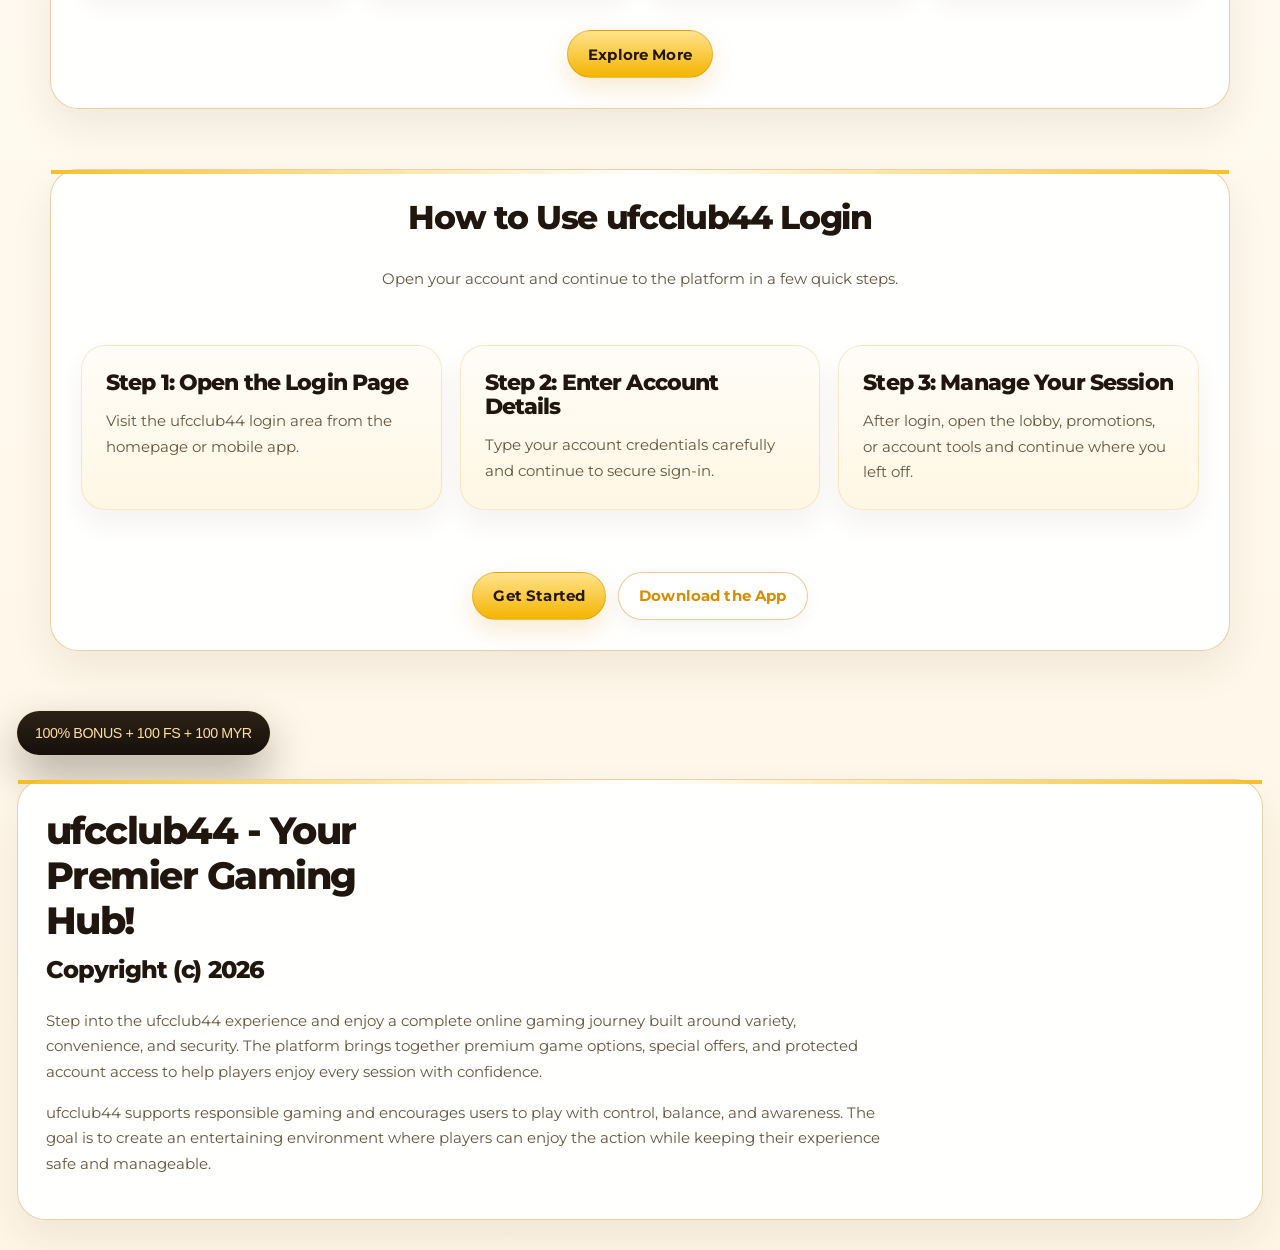
<file: en-MY/login/index.html>
<!DOCTYPE html>
<html lang="en-MY" dir="ltr">
  <head>
    <meta charset="UTF-8">
    <meta name="viewport" content="width=device-width, initial-scale=1.0">
    <title>ufcclub44 Login Malaysia - Secure Sign-In and Fast Access</title>
    <meta name="description" content="Use the ufcclub44 Login page in Malaysia for quick account access, secure sign-in, and simple mobile account management.">
    <meta name="keywords" content="ufcclub44, login, Malaysia, mobile gaming">
    <meta name="robots" content="index, follow">
    <link rel="canonical" href="https://rybakovnikolay2000-png.github.io/test/en-MY/login/">
    <link rel="alternate" href="https://rybakovnikolay2000-png.github.io/test/en-MY/login/" hreflang="en-MY">
    <meta property="og:title" content="ufcclub44 Login Malaysia - Secure Sign-In and Fast Access">
    <meta property="og:description" content="Use the ufcclub44 Login page in Malaysia for quick account access, secure sign-in, and simple mobile account management.">
    <meta property="og:image" content="https://rybakovnikolay2000-png.github.io/test/assets/placeholder-hero.svg">
    <meta property="og:url" content="https://rybakovnikolay2000-png.github.io/test/en-MY/login/">
    <meta property="og:type" content="website">
    <meta property="og:site_name" content="ufcclub44">
    <meta name="twitter:card" content="summary_large_image">
    <meta name="twitter:title" content="ufcclub44 Login Malaysia - Secure Sign-In and Fast Access">
    <meta name="twitter:description" content="Use the ufcclub44 Login page in Malaysia for quick account access, secure sign-in, and simple mobile account management.">
    <meta name="twitter:image" content="https://rybakovnikolay2000-png.github.io/test/assets/placeholder-hero.svg">
    <link rel="icon" href="../../assets/favicon.svg" type="image/svg+xml">
    <link rel="manifest" href="../../manifest.webmanifest">
    <style>
      :root {
        --accent: #f4b400;
        --accent-strong: #d98c00;
        --bg: #fff9ef;
        --panel: #fff4d6;
        --panel-strong: #1f1a12;
        --text: #2b2114;
        --muted: #6c5a45;
        --border: #e3c99a;
        --shadow: 0 24px 56px rgba(63, 38, 8, 0.14);
        --font-base: "Montserrat", "Segoe UI", sans-serif;
        --font-display: "Montserrat", "Segoe UI", sans-serif;
        --font-scale: 0.94;
      }
    </style>
    <link rel="stylesheet" href="../../assets/site.css">
    <script type="application/ld+json">{"@context":"https://schema.org","@type":"WebPage","url":"https://rybakovnikolay2000-png.github.io/test/en-MY/login/","name":"ufcclub44 Login Malaysia - Secure Sign-In and Fast Access","description":"Use the ufcclub44 Login page in Malaysia for quick account access, secure sign-in, and simple mobile account management."}</script>
    <script type="application/ld+json">{"@context":"https://schema.org","@type":"ItemList","itemListElement":[{"@type":"SiteNavigationElement","position":1,"name":"Home","url":"https://rybakovnikolay2000-png.github.io/test/en-MY/"},{"@type":"SiteNavigationElement","position":2,"name":"Casino","url":"https://rybakovnikolay2000-png.github.io/test/en-MY/casino/"},{"@type":"SiteNavigationElement","position":3,"name":"Slots","url":"https://rybakovnikolay2000-png.github.io/test/en-MY/slots/"},{"@type":"SiteNavigationElement","position":4,"name":"Games","url":"https://rybakovnikolay2000-png.github.io/test/en-MY/games/"},{"@type":"SiteNavigationElement","position":5,"name":"Bonuses","url":"https://rybakovnikolay2000-png.github.io/test/en-MY/bonuses/"},{"@type":"SiteNavigationElement","position":6,"name":"App","url":"https://rybakovnikolay2000-png.github.io/test/en-MY/app/"},{"@type":"SiteNavigationElement","position":7,"name":"Login","url":"https://rybakovnikolay2000-png.github.io/test/en-MY/login/"}]}</script>
    <script type="application/ld+json">{"@context":"https://schema.org","@type":"Organization","name":"ufcclub44","url":"https://rybakovnikolay2000-png.github.io/test","logo":"https://rybakovnikolay2000-png.github.io/test/user-media/1779105495482-gpt-image-2_-_-_-_-_-_-_-0.jpg","description":"Mobile-friendly online gaming and sports platform for players in Malaysia.","address":{"@type":"PostalAddress","addressCountry":"MY"},"contactPoint":{"@type":"ContactPoint","contactType":"customer support","email":"contact@example.com","availableLanguage":["English"]}}</script>
    
  </head>
  <body>
    
    <header class="header" data-header>
      <div class="container container_wide">
        <div class="header__wrapper">
          <div class="header__logo">
            <a href="../" class="logo">
              <img class="logo__img" src="../../user-media/1779105495482-gpt-image-2_-_-_-_-_-_-_-0.jpg" alt="ufcclub44" title="ufcclub44">
            </a>
          </div>
          <nav class="nav">
            <ul class="menu"><li class="menu__item"><a href="../casino/" class="menu__link">Casino</a></li><li class="menu__item"><a href="../slots/" class="menu__link">Slots</a></li><li class="menu__item"><a href="../games/" class="menu__link">Games</a></li><li class="menu__item"><a href="../bonuses/" class="menu__link">Bonuses</a></li><li class="menu__item"><a href="../app/" class="menu__link">App</a></li></ul>
          </nav>
          <div class="header__actions">
            <div class="lang-switcher"><a href="./" class="lang-link is-current">English</a></div>
            <a href="./" class="btn btn_simple btn_mini">Login</a>
          </div>
        </div>
      </div>
    </header>
  
    <main>
      
    <section class="hero">
      <div class="container">
        <div class="hero__wrapper">
          <div class="hero__content">
            <div class="hero__pretitle">
              <a href="../../go/" class="btn btn_simple btn_mini" rel="nofollow noopener noreferrer">Claim your bonus</a>
              <span>Discover ufcclub44 Login in Malaysia</span>
            </div>
            <h1>ufcclub44 Login - Secure Sign-In and <strong>Fast Access</strong></h1>
            <p class="hero__descr">Use the ufcclub44 Login page in Malaysia for quick account access, secure sign-in, and simple mobile account management.</p>
            <div class="hero__actions"><a href="../../go/" class="btn" rel="nofollow noopener noreferrer">Join ufcclub44 Now</a><a href="https://example.com" class="btn btn_special" download>Download for Android</a></div>
            <ul class="hero__advents">
        <li class="hero__advent">
          <span class="hero__number">Secure</span>
          <span class="hero__label">Sign-In</span>
        </li>
      
        <li class="hero__advent">
          <span class="hero__number">Fast</span>
          <span class="hero__label">Account Entry</span>
        </li>
      
        <li class="hero__advent">
          <span class="hero__number">Mobile</span>
          <span class="hero__label">Ready Access</span>
        </li>
      </ul>
          </div>
          <div class="hero__picture"><img class="hero__img" src="../../user-media/1779109957024-ufcclub44-_-_-.png" alt="Cartoon ufcclub44 login scene with smartphone, shield, and account icons" title="Cartoon ufcclub44 login scene with smartphone, shield, and account icons"></div>
        </div>
      </div>
    </section>
  
      
    <section class="contentSection contentSection_readable">
      <div class="container">
        <h2 class="title title_center">ufcclub44 Login Access for Malaysia Players</h2>
        <p class="descr contentSection__paragraph">The ufcclub44 Login page is designed to help players reach their account quickly without unnecessary delays or confusing steps.</p><p class="descr contentSection__paragraph">From here, users can sign in, open promotions, check balances, and continue to games or sports sections through a mobile-friendly layout.</p><p class="descr contentSection__paragraph">The experience stays simple, direct, and suited to everyday mobile use, which makes it easier to manage sessions from one place.</p>
        
      </div>
    </section>
  
    <section class="contentSection">
      <div class="container">
        <h2 class="title title_center">Why the ufcclub44 Login Flow Works Well</h2>
        
        <div class="cardsList">
        <div class="card">
          <span class="card__icon">🔐</span>
          <h3 class="card__title">Protected Access</h3>
          <p class="card__descr">Secure login tools help users protect balances, profile data, and account activity.</p>
        </div>
      
        <div class="card">
          <span class="card__icon">📱</span>
          <h3 class="card__title">Mobile-Friendly Entry</h3>
          <p class="card__descr">The sign-in layout stays readable and easy to use on Android phones and smaller screens.</p>
        </div>
      
        <div class="card">
          <span class="card__icon">⚡</span>
          <h3 class="card__title">Quick Recovery Paths</h3>
          <p class="card__descr">Players can move through account recovery and basic access steps without extra friction.</p>
        </div>
      
        <div class="card">
          <span class="card__icon">🧭</span>
          <h3 class="card__title">Simple Navigation</h3>
          <p class="card__descr">Once logged in, it is easy to continue to the lobby, promotions, or payment tools.</p>
        </div>
      </div>
        <div class="contentSection__actions"><a href="../../go/" class="btn" rel="nofollow noopener noreferrer">Explore More</a></div>
      </div>
    </section>
  
    <section class="guideSection">
      <div class="container">
        <h2 class="title title_center">How to Use ufcclub44 Login</h2>
        <p class="descr descr_center">Open your account and continue to the platform in a few quick steps.</p>
        <div class="guideSection__steps">
        <div class="step">
          <h3 class="step__title">Step 1: Open the Login Page</h3>
          <p class="step__descr">Visit the ufcclub44 login area from the homepage or mobile app.</p>
        </div>
      
        <div class="step">
          <h3 class="step__title">Step 2: Enter Account Details</h3>
          <p class="step__descr">Type your account credentials carefully and continue to secure sign-in.</p>
        </div>
      
        <div class="step">
          <h3 class="step__title">Step 3: Manage Your Session</h3>
          <p class="step__descr">After login, open the lobby, promotions, or account tools and continue where you left off.</p>
        </div>
      </div>
        <div class="guideSection__actions"><a href="../../go/" class="btn" rel="nofollow noopener noreferrer">Get Started</a><a href="https://example.com" class="btn btn_outline" download>Download the App</a></div>
      </div>
    </section>
  
    </main>
    
    <footer class="footer">
      <div class="container container_wide">
        <a id="specialBtnOrigin" href="../../go/" class="specialBtn" rel="nofollow noopener noreferrer">100% BONUS + 100 FS + 100 MYR</a>
        <div class="footer__copyright">
          <h3>ufcclub44 - Your Premier Gaming Hub!</h3>
          <h4>Copyright (c) 2026</h4>
          <p>Step into the ufcclub44 experience and enjoy a complete online gaming journey built around variety, convenience, and security. The platform brings together premium game options, special offers, and protected account access to help players enjoy every session with confidence.</p><p>ufcclub44 supports responsible gaming and encourages users to play with control, balance, and awareness. The goal is to create an entertaining environment where players can enjoy the action while keeping their experience safe and manageable.</p>
        </div>
      </div>
    </footer>
  
    <script src="../../assets/site.js" defer></script>
  </body>
</html>
</file>
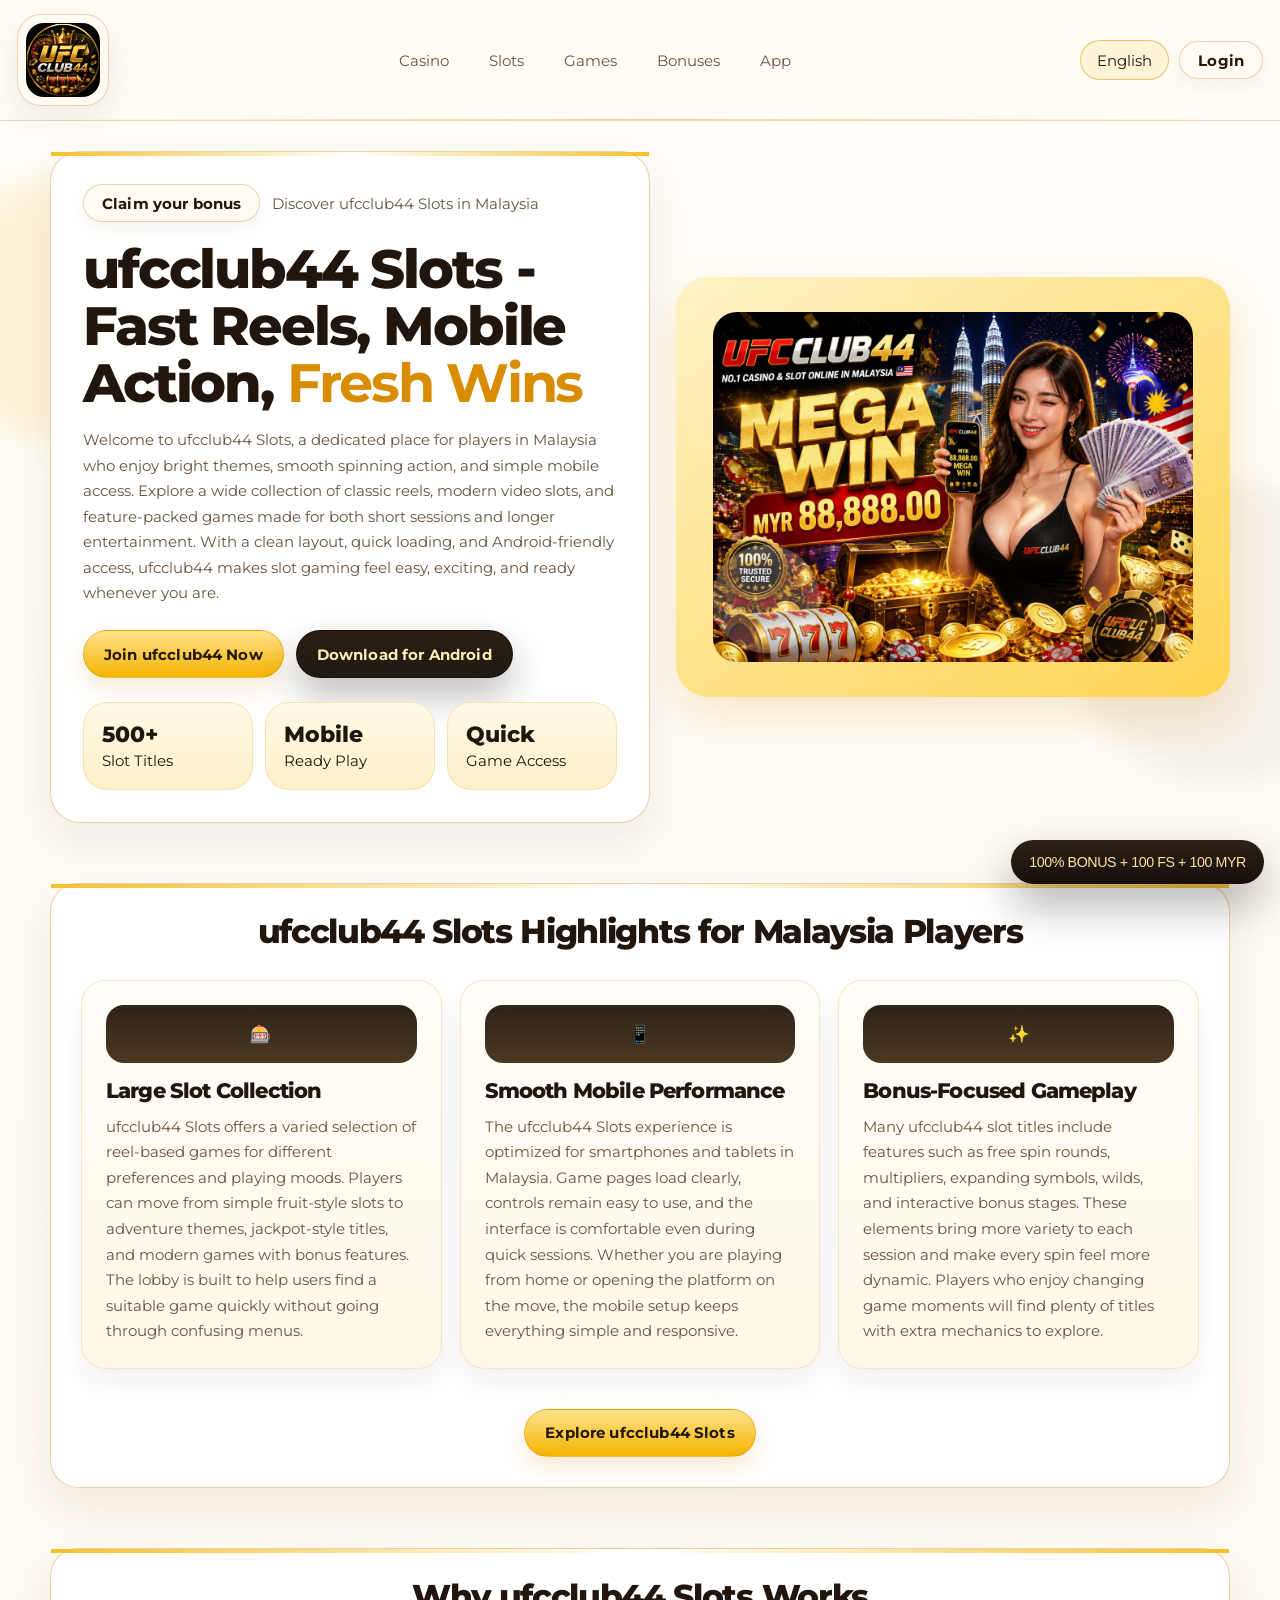
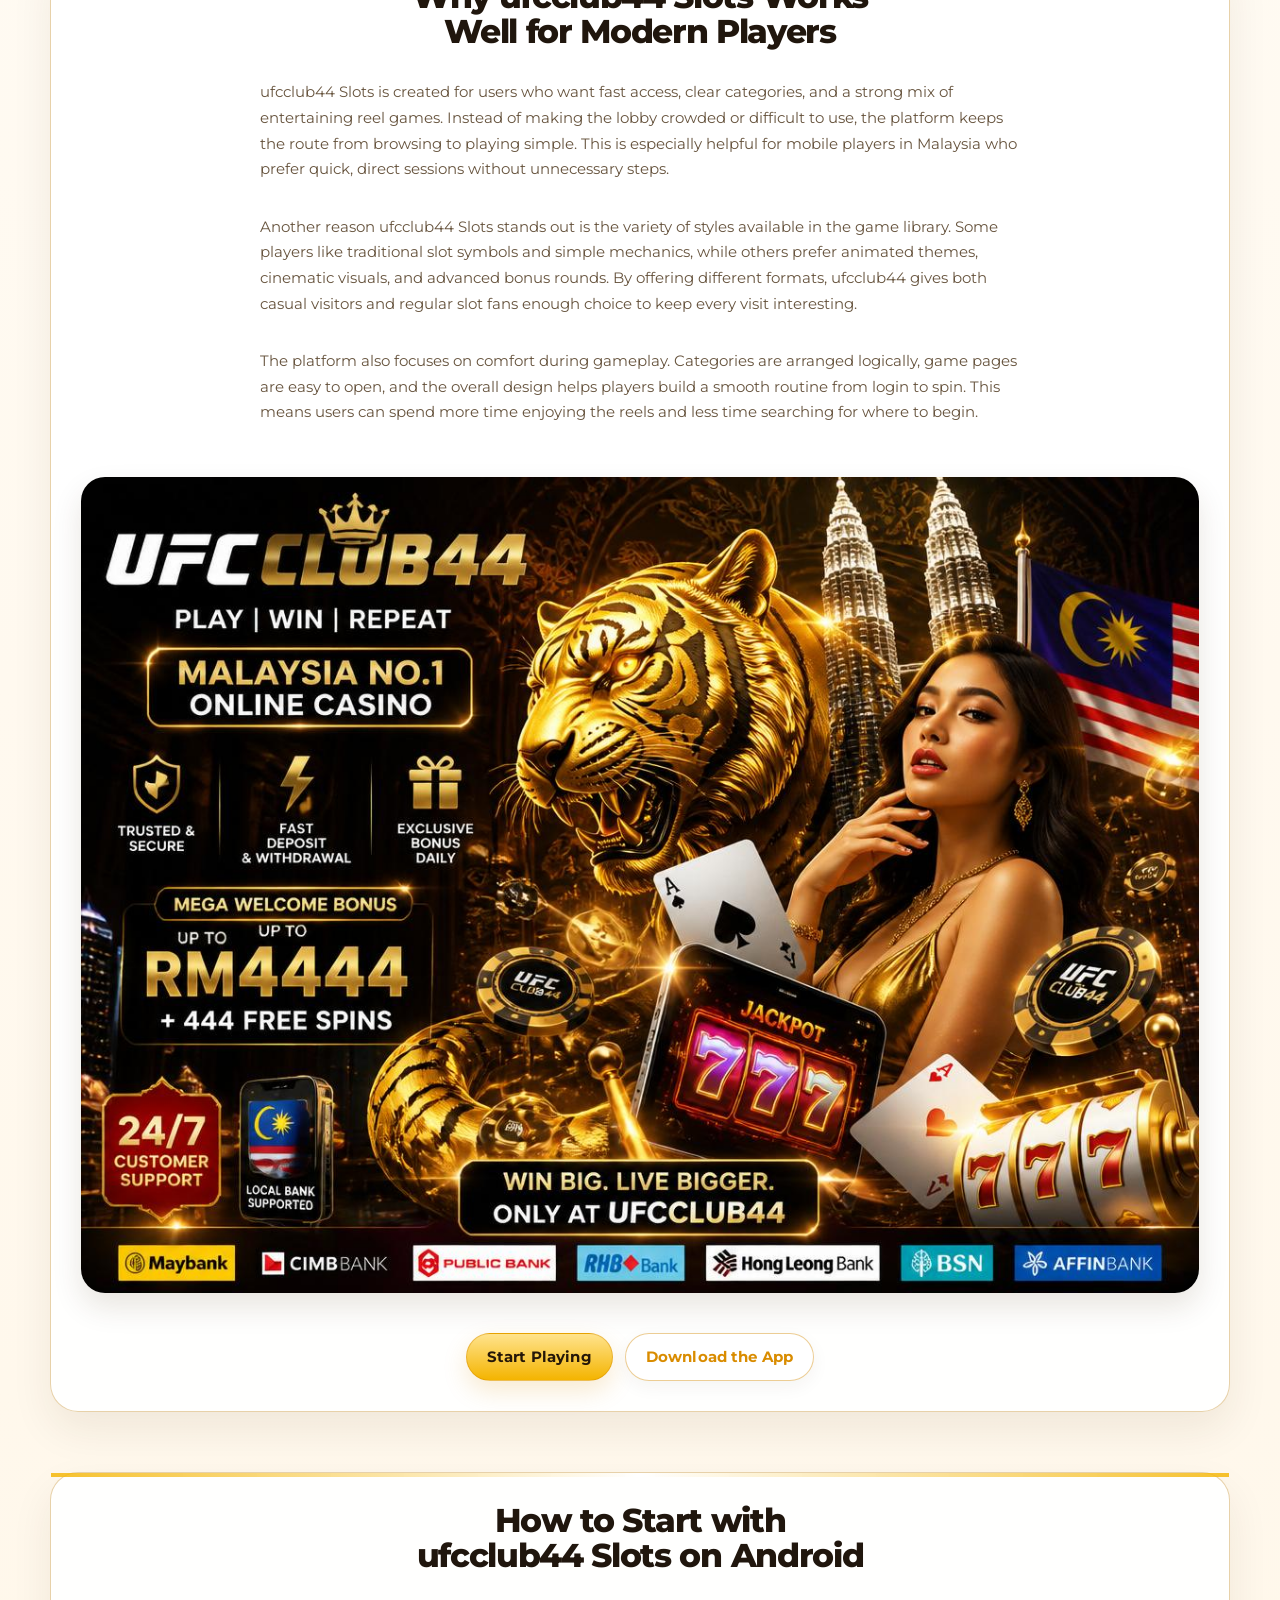
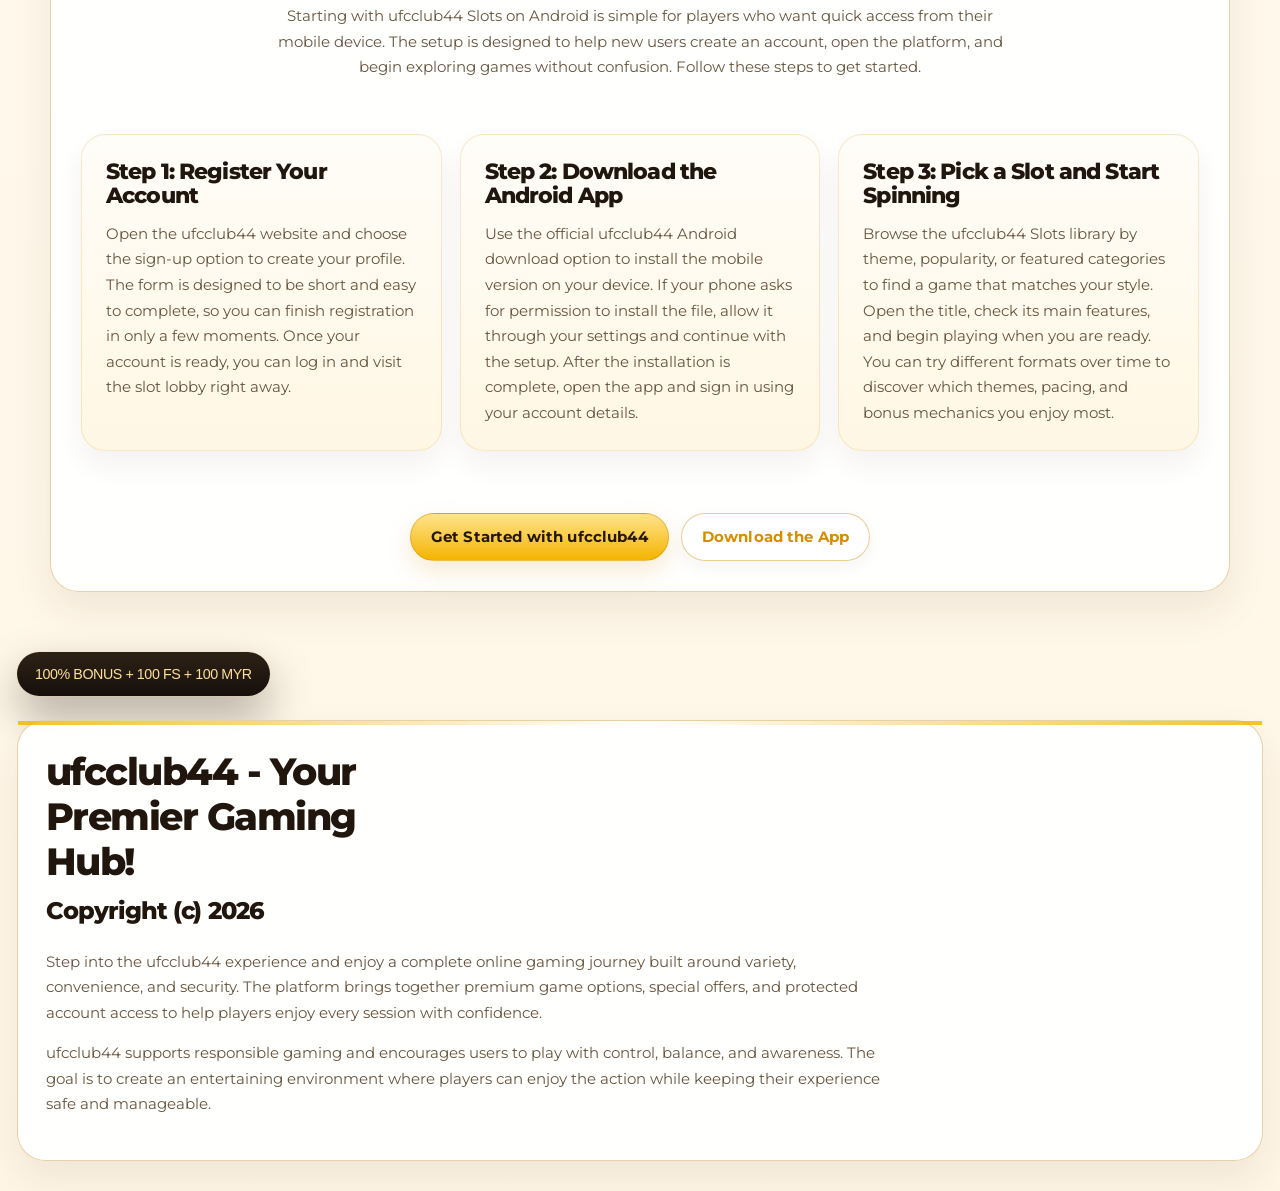
<file: en-MY/slots/index.html>
<!DOCTYPE html>
<html lang="en-MY" dir="ltr">
  <head>
    <meta charset="UTF-8">
    <meta name="viewport" content="width=device-width, initial-scale=1.0">
    <title>ufcclub44 Slots Malaysia - Fast Reels and Mobile Play</title>
    <meta name="description" content="Explore ufcclub44 Slots in Malaysia with mobile-friendly access, bright game themes, and quick reel action made for Android users.">
    <meta name="keywords" content="ufcclub44 slots, Malaysia slots, mobile slots, Android slots">
    <meta name="robots" content="index, follow">
    <link rel="canonical" href="https://rybakovnikolay2000-png.github.io/test/en-MY/slots/">
    <link rel="alternate" href="https://rybakovnikolay2000-png.github.io/test/en-MY/slots/" hreflang="en-MY">
    <meta property="og:title" content="ufcclub44 Slots Malaysia - Fast Reels and Mobile Play">
    <meta property="og:description" content="Explore ufcclub44 Slots in Malaysia with mobile-friendly access, bright game themes, and quick reel action made for Android users.">
    <meta property="og:image" content="https://rybakovnikolay2000-png.github.io/test/assets/placeholder-hero.svg">
    <meta property="og:url" content="https://rybakovnikolay2000-png.github.io/test/en-MY/slots/">
    <meta property="og:type" content="website">
    <meta property="og:site_name" content="ufcclub44">
    <meta name="twitter:card" content="summary_large_image">
    <meta name="twitter:title" content="ufcclub44 Slots Malaysia - Fast Reels and Mobile Play">
    <meta name="twitter:description" content="Explore ufcclub44 Slots in Malaysia with mobile-friendly access, bright game themes, and quick reel action made for Android users.">
    <meta name="twitter:image" content="https://rybakovnikolay2000-png.github.io/test/assets/placeholder-hero.svg">
    <link rel="icon" href="../../assets/favicon.svg" type="image/svg+xml">
    <link rel="manifest" href="../../manifest.webmanifest">
    <style>
      :root {
        --accent: #f4b400;
        --accent-strong: #d98c00;
        --bg: #fff9ef;
        --panel: #fff4d6;
        --panel-strong: #1f1a12;
        --text: #2b2114;
        --muted: #6c5a45;
        --border: #e3c99a;
        --shadow: 0 24px 56px rgba(63, 38, 8, 0.14);
        --font-base: "Montserrat", "Segoe UI", sans-serif;
        --font-display: "Montserrat", "Segoe UI", sans-serif;
        --font-scale: 0.94;
      }
    </style>
    <link rel="stylesheet" href="../../assets/site.css">
    <script type="application/ld+json">{"@context":"https://schema.org","@type":"WebPage","url":"https://rybakovnikolay2000-png.github.io/test/en-MY/slots/","name":"ufcclub44 Slots Malaysia - Fast Reels and Mobile Play","description":"Explore ufcclub44 Slots in Malaysia with mobile-friendly access, bright game themes, and quick reel action made for Android users."}</script>
    <script type="application/ld+json">{"@context":"https://schema.org","@type":"ItemList","itemListElement":[{"@type":"SiteNavigationElement","position":1,"name":"Home","url":"https://rybakovnikolay2000-png.github.io/test/en-MY/"},{"@type":"SiteNavigationElement","position":2,"name":"Casino","url":"https://rybakovnikolay2000-png.github.io/test/en-MY/casino/"},{"@type":"SiteNavigationElement","position":3,"name":"Slots","url":"https://rybakovnikolay2000-png.github.io/test/en-MY/slots/"},{"@type":"SiteNavigationElement","position":4,"name":"Games","url":"https://rybakovnikolay2000-png.github.io/test/en-MY/games/"},{"@type":"SiteNavigationElement","position":5,"name":"Bonuses","url":"https://rybakovnikolay2000-png.github.io/test/en-MY/bonuses/"},{"@type":"SiteNavigationElement","position":6,"name":"App","url":"https://rybakovnikolay2000-png.github.io/test/en-MY/app/"},{"@type":"SiteNavigationElement","position":7,"name":"Login","url":"https://rybakovnikolay2000-png.github.io/test/en-MY/login/"}]}</script>
    <script type="application/ld+json">{"@context":"https://schema.org","@type":"Organization","name":"ufcclub44","url":"https://rybakovnikolay2000-png.github.io/test","logo":"https://rybakovnikolay2000-png.github.io/test/user-media/1779105495482-gpt-image-2_-_-_-_-_-_-_-0.jpg","description":"Mobile-friendly online gaming and sports platform for players in Malaysia.","address":{"@type":"PostalAddress","addressCountry":"MY"},"contactPoint":{"@type":"ContactPoint","contactType":"customer support","email":"contact@example.com","availableLanguage":["English"]}}</script>
    
  </head>
  <body>
    
    <header class="header" data-header>
      <div class="container container_wide">
        <div class="header__wrapper">
          <div class="header__logo">
            <a href="../" class="logo">
              <img class="logo__img" src="../../user-media/1779105495482-gpt-image-2_-_-_-_-_-_-_-0.jpg" alt="ufcclub44" title="ufcclub44">
            </a>
          </div>
          <nav class="nav">
            <ul class="menu"><li class="menu__item"><a href="../casino/" class="menu__link">Casino</a></li><li class="menu__item"><a href="./" class="menu__link">Slots</a></li><li class="menu__item"><a href="../games/" class="menu__link">Games</a></li><li class="menu__item"><a href="../bonuses/" class="menu__link">Bonuses</a></li><li class="menu__item"><a href="../app/" class="menu__link">App</a></li></ul>
          </nav>
          <div class="header__actions">
            <div class="lang-switcher"><a href="./" class="lang-link is-current">English</a></div>
            <a href="../login/" class="btn btn_simple btn_mini">Login</a>
          </div>
        </div>
      </div>
    </header>
  
    <main>
      
    <section class="hero">
      <div class="container">
        <div class="hero__wrapper">
          <div class="hero__content">
            <div class="hero__pretitle">
              <a href="../../go/" class="btn btn_simple btn_mini" rel="nofollow noopener noreferrer">Claim your bonus</a>
              <span>Discover ufcclub44 Slots in Malaysia</span>
            </div>
            <h1>ufcclub44 Slots - Fast Reels, Mobile Action, <strong>Fresh Wins</strong></h1>
            <p class="hero__descr">Welcome to ufcclub44 Slots, a dedicated place for players in Malaysia who enjoy bright themes, smooth spinning action, and simple mobile access. Explore a wide collection of classic reels, modern video slots, and feature-packed games made for both short sessions and longer entertainment. With a clean layout, quick loading, and Android-friendly access, ufcclub44 makes slot gaming feel easy, exciting, and ready whenever you are.</p>
            <div class="hero__actions"><a href="../../go/" class="btn" rel="nofollow noopener noreferrer">Join ufcclub44 Now</a><a href="https://example.com" class="btn btn_special" download>Download for Android</a></div>
            <ul class="hero__advents">
        <li class="hero__advent">
          <span class="hero__number">500+</span>
          <span class="hero__label">Slot Titles</span>
        </li>
      
        <li class="hero__advent">
          <span class="hero__number">Mobile</span>
          <span class="hero__label">Ready Play</span>
        </li>
      
        <li class="hero__advent">
          <span class="hero__number">Quick</span>
          <span class="hero__label">Game Access</span>
        </li>
      </ul>
          </div>
          <div class="hero__picture"><img class="hero__img" src="../../user-media/1779105111101-gpt-image-2_-_-_-_-_-_--0-4-.jpg" alt="ufcclub44 cartoon character with slot icons, coins, and a colorful casino-style background" title="ufcclub44 cartoon character with slot icons, coins, and a colorful casino-style background"></div>
        </div>
      </div>
    </section>
  
      
    <section class="contentSection">
      <div class="container">
        <h2 class="title title_center">ufcclub44 Slots Highlights for Malaysia Players</h2>
        
        <div class="cardsList">
        <div class="card">
          <span class="card__icon">🎰</span>
          <h3 class="card__title">Large Slot Collection</h3>
          <p class="card__descr">ufcclub44 Slots offers a varied selection of reel-based games for different preferences and playing moods. Players can move from simple fruit-style slots to adventure themes, jackpot-style titles, and modern games with bonus features. The lobby is built to help users find a suitable game quickly without going through confusing menus.</p>
        </div>
      
        <div class="card">
          <span class="card__icon">📱</span>
          <h3 class="card__title">Smooth Mobile Performance</h3>
          <p class="card__descr">The ufcclub44 Slots experience is optimized for smartphones and tablets in Malaysia. Game pages load clearly, controls remain easy to use, and the interface is comfortable even during quick sessions. Whether you are playing from home or opening the platform on the move, the mobile setup keeps everything simple and responsive.</p>
        </div>
      
        <div class="card">
          <span class="card__icon">✨</span>
          <h3 class="card__title">Bonus-Focused Gameplay</h3>
          <p class="card__descr">Many ufcclub44 slot titles include features such as free spin rounds, multipliers, expanding symbols, wilds, and interactive bonus stages. These elements bring more variety to each session and make every spin feel more dynamic. Players who enjoy changing game moments will find plenty of titles with extra mechanics to explore.</p>
        </div>
      </div>
        <div class="contentSection__actions"><a href="../../go/" class="btn" rel="nofollow noopener noreferrer">Explore ufcclub44 Slots</a></div>
      </div>
    </section>
  
    <section class="contentSection contentSection_readable">
      <div class="container">
        <h2 class="title title_center">Why ufcclub44 Slots Works Well for Modern Players</h2>
        <p class="descr contentSection__paragraph">ufcclub44 Slots is created for users who want fast access, clear categories, and a strong mix of entertaining reel games. Instead of making the lobby crowded or difficult to use, the platform keeps the route from browsing to playing simple. This is especially helpful for mobile players in Malaysia who prefer quick, direct sessions without unnecessary steps.</p><p class="descr contentSection__paragraph">Another reason ufcclub44 Slots stands out is the variety of styles available in the game library. Some players like traditional slot symbols and simple mechanics, while others prefer animated themes, cinematic visuals, and advanced bonus rounds. By offering different formats, ufcclub44 gives both casual visitors and regular slot fans enough choice to keep every visit interesting.</p><p class="descr contentSection__paragraph">The platform also focuses on comfort during gameplay. Categories are arranged logically, game pages are easy to open, and the overall design helps players build a smooth routine from login to spin. This means users can spend more time enjoying the reels and less time searching for where to begin.</p>
        <img class="contentSection__img" src="../../user-media/1779104696457-gpt-image-2_-_-_-_-_-_--0-2-.jpg" alt="Wide view of colorful slot reels and coins on a mobile-friendly ufcclub44 gaming interface" title="Wide view of colorful slot reels and coins on a mobile-friendly ufcclub44 gaming interface">
        <div class="contentSection__actions"><a href="../../go/" class="btn" rel="nofollow noopener noreferrer">Start Playing</a><a href="https://example.com" class="btn btn_outline" download>Download the App</a></div>
      </div>
    </section>
  
    <section class="guideSection">
      <div class="container">
        <h2 class="title title_center">How to Start with ufcclub44 Slots on Android</h2>
        <p class="descr descr_center">Starting with ufcclub44 Slots on Android is simple for players who want quick access from their mobile device. The setup is designed to help new users create an account, open the platform, and begin exploring games without confusion. Follow these steps to get started.</p>
        <div class="guideSection__steps">
        <div class="step">
          <h3 class="step__title">Step 1: Register Your Account</h3>
          <p class="step__descr">Open the ufcclub44 website and choose the sign-up option to create your profile. The form is designed to be short and easy to complete, so you can finish registration in only a few moments. Once your account is ready, you can log in and visit the slot lobby right away.</p>
        </div>
      
        <div class="step">
          <h3 class="step__title">Step 2: Download the Android App</h3>
          <p class="step__descr">Use the official ufcclub44 Android download option to install the mobile version on your device. If your phone asks for permission to install the file, allow it through your settings and continue with the setup. After the installation is complete, open the app and sign in using your account details.</p>
        </div>
      
        <div class="step">
          <h3 class="step__title">Step 3: Pick a Slot and Start Spinning</h3>
          <p class="step__descr">Browse the ufcclub44 Slots library by theme, popularity, or featured categories to find a game that matches your style. Open the title, check its main features, and begin playing when you are ready. You can try different formats over time to discover which themes, pacing, and bonus mechanics you enjoy most.</p>
        </div>
      </div>
        <div class="guideSection__actions"><a href="../../go/" class="btn" rel="nofollow noopener noreferrer">Get Started with ufcclub44</a><a href="https://example.com" class="btn btn_outline" download>Download the App</a></div>
      </div>
    </section>
  
    </main>
    
    <footer class="footer">
      <div class="container container_wide">
        <a id="specialBtnOrigin" href="../../go/" class="specialBtn" rel="nofollow noopener noreferrer">100% BONUS + 100 FS + 100 MYR</a>
        <div class="footer__copyright">
          <h3>ufcclub44 - Your Premier Gaming Hub!</h3>
          <h4>Copyright (c) 2026</h4>
          <p>Step into the ufcclub44 experience and enjoy a complete online gaming journey built around variety, convenience, and security. The platform brings together premium game options, special offers, and protected account access to help players enjoy every session with confidence.</p><p>ufcclub44 supports responsible gaming and encourages users to play with control, balance, and awareness. The goal is to create an entertaining environment where players can enjoy the action while keeping their experience safe and manageable.</p>
        </div>
      </div>
    </footer>
  
    <script src="../../assets/site.js" defer></script>
  </body>
</html>
</file>
<file: assets/site.css>
@import url("https://fonts.googleapis.com/css2?family=Manrope:wght@400;500;600;700;800&family=Montserrat:wght@400;500;600;700;800&family=Rubik:wght@400;500;600;700;800&family=Space+Grotesk:wght@400;500;700&display=swap");

:root {
  color-scheme: light;
  --font-base: "Montserrat", "Segoe UI", sans-serif;
  --font-display: "Montserrat", "Segoe UI", sans-serif;
  --font-scale: 0.94;
  --accent: #f4b400;
  --accent-strong: #d98c00;
  --bg: #fff9ef;
  --panel: #fff4d6;
  --panel-strong: #1f1a12;
  --text: #20160d;
  --muted: #67543e;
  --border: #e3c99a;
  --shadow: 0 26px 80px rgba(67, 38, 7, 0.17);
  --shadow-soft: 0 18px 42px rgba(67, 38, 7, 0.12);
  --radius-xl: 34px;
  --radius-lg: 24px;
  --radius-md: 18px;
  --content-width: min(1180px, calc(100% - 34px));
  --wide-width: min(1320px, calc(100% - 34px));
}

* {
  box-sizing: border-box;
}

html {
  font-size: calc(16px * var(--font-scale));
  scroll-behavior: smooth;
}

body {
  margin: 0;
  font-family: var(--font-base);
  color: var(--text);
  background:
    radial-gradient(circle at 8% 18%, rgba(244, 180, 0, 0.15), transparent 0 22%),
    radial-gradient(circle at 92% 14%, rgba(255, 222, 132, 0.24), transparent 0 18%),
    linear-gradient(180deg, #fffdf8 0%, #fff9ef 52%, #fff6e6 100%);
  min-height: 100vh;
  overflow-x: hidden;
}

body::before,
body::after {
  content: "";
  position: fixed;
  inset: auto;
  pointer-events: none;
  z-index: -1;
  filter: blur(14px);
}

body::before {
  width: 260px;
  height: 260px;
  top: 180px;
  left: -70px;
  border-radius: 50%;
  background: rgba(244, 180, 0, 0.12);
}

body::after {
  width: 300px;
  height: 300px;
  right: -90px;
  bottom: 120px;
  border-radius: 50%;
  background: rgba(88, 63, 30, 0.06);
}

a {
  color: inherit;
  text-decoration: none;
}

img {
  display: block;
  max-width: 100%;
}

.container {
  width: var(--content-width);
  margin: 0 auto;
}

.container_wide {
  width: var(--wide-width);
}

.header {
  position: sticky;
  top: 0;
  z-index: 30;
  border-bottom: 1px solid rgba(227, 201, 154, 0.7);
  background: rgba(255, 252, 245, 0.94);
  backdrop-filter: blur(16px);
}

.header::after {
  content: "";
  position: absolute;
  inset: auto 0 0;
  height: 1px;
  background: linear-gradient(90deg, transparent, rgba(244, 180, 0, 0.5), transparent);
}

.header__wrapper {
  display: grid;
  grid-template-columns: auto 1fr auto;
  align-items: center;
  gap: 28px;
  padding: 14px 0;
}

.header__logo {
  position: relative;
}

.header__logo::before {
  content: "";
  position: absolute;
  inset: -8px;
  border-radius: 24px;
  background: radial-gradient(circle, rgba(244, 180, 0, 0.16), transparent 70%);
  opacity: 0.8;
  z-index: -1;
}

.logo {
  display: inline-flex;
  padding: 8px;
  border-radius: 24px;
  background: #fffaf1;
  border: 1px solid rgba(227, 201, 154, 0.74);
  box-shadow: 0 12px 28px rgba(67, 38, 7, 0.08);
}

.logo__img {
  width: 74px;
  height: 74px;
  border-radius: 18px;
  object-fit: contain;
}

.nav {
  min-width: 0;
}

.menu {
  display: flex;
  flex-wrap: wrap;
  justify-content: center;
  gap: 6px;
  margin: 0;
  padding: 0;
  list-style: none;
}

.menu__link,
.lang-link {
  display: inline-flex;
  align-items: center;
  justify-content: center;
  min-height: 40px;
  padding: 0 16px;
  border-radius: 999px;
  border: 1px solid transparent;
  color: var(--muted);
  transition:
    transform 180ms ease,
    color 180ms ease,
    border-color 180ms ease,
    background 180ms ease;
}

.menu__link:hover,
.lang-link:hover {
  transform: translateY(-1px);
  color: var(--text);
  border-color: rgba(217, 140, 0, 0.34);
  background: rgba(255, 255, 255, 0.72);
}

.lang-link.is-current {
  border-color: rgba(217, 140, 0, 0.5);
  background: rgba(255, 243, 209, 0.82);
  color: var(--text);
}

.header__actions {
  display: flex;
  align-items: center;
  gap: 10px;
}

.lang-switcher {
  display: flex;
  flex-wrap: wrap;
  gap: 8px;
}

.btn {
  display: inline-flex;
  align-items: center;
  justify-content: center;
  gap: 8px;
  min-height: 48px;
  padding: 0 20px;
  border-radius: 999px;
  border: 1px solid rgba(209, 137, 0, 0.42);
  background: linear-gradient(180deg, #ffe38d 0%, var(--accent) 100%);
  color: #251708;
  font-weight: 700;
  letter-spacing: 0.01em;
  box-shadow: 0 10px 24px rgba(217, 140, 0, 0.18);
  transition:
    transform 180ms ease,
    box-shadow 180ms ease,
    filter 180ms ease;
}

.btn:hover {
  transform: translateY(-1px);
  box-shadow: 0 14px 28px rgba(217, 140, 0, 0.22);
  filter: saturate(1.02);
}

.btn_simple {
  border-color: rgba(227, 201, 154, 0.8);
  background: #fffaf2;
  box-shadow: 0 6px 18px rgba(67, 38, 7, 0.05);
}

.btn_special,
.builder-btn_dark {
  border-color: rgba(22, 16, 11, 0.88);
  background: linear-gradient(180deg, #2a1f14 0%, var(--panel-strong) 100%);
  color: #ffeab5;
  box-shadow: 0 18px 36px rgba(31, 26, 18, 0.28);
}

.btn_outline {
  background: #fff;
  color: var(--accent-strong);
  box-shadow: 0 6px 18px rgba(67, 38, 7, 0.05);
}

.btn_mini {
  min-height: 38px;
  padding: 0 18px;
}

.hero,
.contentSection,
.guideSection,
.faq,
.footer {
  padding: 30px 0;
}

.hero__wrapper {
  display: grid;
  grid-template-columns: minmax(0, 1.04fr) minmax(320px, 0.96fr);
  align-items: center;
  gap: 26px;
}

.hero__wrapper > *,
.header__wrapper > *,
.cardsList > *,
.guideSection__steps > *,
.footer__copyright > * {
  min-width: 0;
}

.hero__content,
.contentSection .container,
.guideSection .container,
.faq .container,
.footer__copyright {
  position: relative;
  border: 1px solid rgba(227, 201, 154, 0.85);
  background: rgba(255, 255, 255, 0.94);
  box-shadow: 0 18px 42px rgba(67, 38, 7, 0.08);
}

.hero__content::before,
.contentSection .container::before,
.guideSection .container::before,
.faq .container::before,
.footer__copyright::before {
  content: "";
  position: absolute;
  inset: 0 0 auto;
  height: 4px;
  background: linear-gradient(90deg, var(--accent), rgba(255, 255, 255, 0.35), var(--accent));
  opacity: 0.82;
}

.hero__content {
  padding: 32px;
  border-radius: 30px;
}

.hero__picture {
  position: relative;
  min-height: 420px;
  padding: 24px;
  border-radius: 32px;
  background:
    radial-gradient(circle at 82% 22%, rgba(255, 242, 191, 0.92), transparent 0 20%),
    radial-gradient(circle at 18% 76%, rgba(255, 239, 185, 0.64), transparent 0 17%),
    linear-gradient(145deg, #fff3c7 0%, #ffd451 100%);
  box-shadow: 0 18px 42px rgba(217, 140, 0, 0.18);
  display: flex;
  align-items: center;
  justify-content: center;
}

.hero__picture::before,
.hero__picture::after {
  content: "";
  position: absolute;
  border-radius: 50%;
  background: rgba(255, 255, 255, 0.2);
}

.hero__picture::before {
  width: 150px;
  height: 150px;
  top: 34px;
  right: 36px;
}

.hero__picture::after {
  width: 108px;
  height: 108px;
  left: 36px;
  bottom: 44px;
}

.hero__img {
  position: relative;
  width: min(100%, 480px);
  border-radius: 24px;
  animation: none;
}

.hero__pretitle,
.hero__actions,
.contentSection__actions,
.guideSection__actions,
.builder-toolbar {
  display: flex;
  flex-wrap: wrap;
  gap: 12px;
}

.hero__pretitle {
  align-items: center;
  margin-bottom: 18px;
  color: var(--muted);
  font-size: 1rem;
}

h1,
.title,
.step__title,
.card__title,
.footer__copyright h3,
.footer__copyright h4 {
  font-family: var(--font-display);
  letter-spacing: -0.04em;
  font-weight: 800;
}

h1,
.title,
.step__title,
.card__title,
.hero__descr,
.descr,
.card__descr,
.step__descr,
.accord__title,
.accord__content,
.footer__copyright h3,
.footer__copyright h4,
.footer__copyright p,
.menu__link,
.lang-link,
.btn,
.specialBtn {
  overflow-wrap: anywhere;
  word-break: break-word;
}

h1,
.title {
  margin: 0 auto 12px;
  line-height: 1.06;
  text-wrap: balance;
}

h1 {
  max-width: min(18ch, 100%);
  font-size: clamp(2.4rem, 4.2vw, 4.2rem);
  margin: 0 0 16px;
}

h1 strong {
  color: var(--accent-strong);
}

.title {
  font-size: clamp(1.8rem, 2.6vw, 2.55rem);
}

.title_center,
.descr_center {
  text-align: center;
}

.hero__descr,
.descr,
.card__descr,
.step__descr,
.accord__content,
.footer__copyright p,
.builder-note,
.builder-status {
  color: var(--muted);
  line-height: 1.7;
}

.descr {
  margin: 0 0 14px;
}

.descr_center {
  max-width: 72ch;
  margin-left: auto;
  margin-right: auto;
  text-wrap: pretty;
}

.hero__descr {
  max-width: 62ch;
  font-size: 1rem;
}

.hero__actions {
  margin: 24px 0;
  justify-content: flex-start;
}

.contentSection__actions,
.guideSection__actions {
  justify-content: center;
  margin-top: 22px;
}

.hero__actions > *,
.contentSection__actions > *,
.guideSection__actions > * {
  flex: 0 1 auto;
}

.hero__advents {
  display: grid;
  grid-template-columns: repeat(3, minmax(0, 1fr));
  gap: 12px;
  margin: 0;
  padding: 0;
  list-style: none;
}

.hero__advent,
.card,
.step,
.accord {
  position: relative;
  overflow: hidden;
  border: 1px solid rgba(217, 140, 0, 0.18);
  border-radius: 24px;
}

.hero__advent {
  padding: 18px;
  background:
    linear-gradient(180deg, #fff9e7, #fff1c9);
}

.hero__number {
  display: block;
  margin-bottom: 4px;
  font-family: var(--font-display);
  font-size: 1.45rem;
  font-weight: 800;
}

.hero__label {
  display: block;
  line-height: 1.35;
}

.card__title {
  margin: 0 0 12px;
  font-size: 1.4rem;
  line-height: 1.1;
}

.card__descr {
  margin: 0;
}

.contentSection .container,
.guideSection .container,
.faq .container {
  display: grid;
  gap: 18px;
  padding: 30px;
  border-radius: 28px;
}

.contentSection__paragraph {
  max-width: 76ch;
  margin-left: auto;
  margin-right: auto;
  text-align: left;
  text-wrap: pretty;
}

.contentSection_readable .title,
.guideSection .title,
.faq .title {
  max-width: 24ch;
}

.contentSection_readable .descr_center,
.guideSection .descr_center,
.faq .descr_center {
  max-width: 76ch;
}

.cardsList,
.guideSection__steps {
  display: grid;
  gap: 18px;
}

.cardsList {
  grid-template-columns: repeat(auto-fit, minmax(min(100%, 235px), 1fr));
  align-items: stretch;
}

.card {
  display: flex;
  flex-direction: column;
  min-height: 100%;
  padding: 24px;
  background: linear-gradient(180deg, #fffdf8, #fff8e9);
  box-shadow: 0 14px 28px rgba(67, 38, 7, 0.06);
  transition:
    transform 180ms ease,
    box-shadow 180ms ease;
}

.card:hover,
.step:hover {
  transform: translateY(-2px);
  box-shadow: 0 20px 34px rgba(67, 38, 7, 0.1);
}

.card__icon {
  display: inline-flex;
  align-items: center;
  justify-content: center;
  min-width: 58px;
  height: 58px;
  margin-bottom: 16px;
  padding: 0 14px;
  border-radius: 18px;
  background: linear-gradient(180deg, #2e2317, #4c3823);
  color: #ffe6a5;
  font-family: var(--font-display);
  font-size: 1.15rem;
  font-weight: 700;
  letter-spacing: normal;
  text-transform: none;
}

.guideSection__steps {
  grid-template-columns: repeat(auto-fit, minmax(min(100%, 220px), 1fr));
  margin: 22px 0;
}

.step {
  display: flex;
  flex-direction: column;
  padding: 24px;
  background: linear-gradient(180deg, #fffdf8, #fff7e4);
  box-shadow: 0 14px 28px rgba(67, 38, 7, 0.06);
}

.step__title {
  margin: 0 0 14px;
  font-size: 1.45rem;
  line-height: 1.1;
}

.step__descr {
  margin: 0;
}

.contentSection__img {
  width: 100%;
  margin-top: 20px;
  border-radius: 24px;
  box-shadow: 0 14px 30px rgba(67, 38, 7, 0.12);
}

.faq__list {
  display: grid;
  gap: 12px;
  margin-top: 22px;
}

.accord {
  background: #fffdfa;
  box-shadow: 0 10px 22px rgba(67, 38, 7, 0.05);
}

.accord__header {
  display: flex;
  width: 100%;
  align-items: center;
  justify-content: space-between;
  gap: 16px;
  padding: 18px 20px;
  border: 0;
  background: transparent;
  color: var(--text);
  text-align: left;
  cursor: pointer;
}

.accord__title {
  font-weight: 700;
}

.accord__icon {
  display: inline-flex;
  align-items: center;
  justify-content: center;
  min-width: 34px;
  min-height: 34px;
  border-radius: 50%;
  background: rgba(255, 231, 160, 0.54);
  color: var(--accent-strong);
  font-size: 1.15rem;
  font-weight: 700;
}

.accord__wrapper {
  max-height: 0;
  overflow: hidden;
  transition: max-height 220ms ease;
}

.accord__content {
  padding: 0 22px 22px;
}

.specialBtn {
  position: relative;
  display: inline-flex;
  align-items: center;
  gap: 10px;
  margin-bottom: 24px;
  padding: 14px 18px;
  border-radius: 999px;
  background: linear-gradient(180deg, #2d2216 0%, #160f0b 100%);
  color: #ffe09b;
  font-family: "Arial Black", "Franklin Gothic Heavy", sans-serif;
  font-size: 0.95rem;
  letter-spacing: -0.03em;
  box-shadow: 0 20px 44px rgba(24, 18, 10, 0.34);
}

.specialBtn::after {
  content: "";
  position: absolute;
  inset: -1px;
  border-radius: inherit;
  border: 1px solid rgba(255, 214, 122, 0.18);
  pointer-events: none;
}

.specialBtn_sticky {
  position: fixed;
  right: 16px;
  bottom: 16px;
  z-index: 40;
  margin: 0;
  opacity: 0;
  pointer-events: none;
  transform: translateY(20px) scale(0.96);
  transition:
    opacity 180ms ease,
    transform 180ms ease;
}

.specialBtn_sticky.is-visible {
  opacity: 1;
  pointer-events: auto;
  transform: translateY(0) scale(1);
}

.footer__copyright {
  padding: 28px;
  border-radius: 28px;
}

.footer__copyright h3 {
  margin: 0 0 12px;
  font-size: clamp(1.8rem, 3vw, 2.5rem);
  max-width: 15ch;
}

.footer__copyright h4 {
  margin: 0 0 24px;
  font-size: 1.6rem;
}

.footer__copyright p {
  max-width: 84ch;
}

.reveal-item {
  opacity: 0;
  transform: translateY(24px) scale(0.99);
  transition:
    opacity 420ms ease,
    transform 420ms ease;
}

.reveal-item.is-visible {
  opacity: 1;
  transform: translateY(0) scale(1);
}

@keyframes float-card {
  0%,
  100% {
    transform: translateY(0);
  }
  50% {
    transform: translateY(-10px);
  }
}

body.builder-mode .builder-selectable {
  cursor: pointer;
  outline: 2px solid transparent;
  outline-offset: 6px;
  transition:
    outline-color 160ms ease,
    box-shadow 160ms ease,
    background 160ms ease;
}

body.builder-mode .builder-selectable:hover {
  outline-color: rgba(56, 189, 248, 0.48);
  background: rgba(56, 189, 248, 0.04);
}

body.builder-mode .builder-selectable.is-selected {
  outline-color: rgba(14, 165, 233, 0.95);
  box-shadow: 0 0 0 8px rgba(14, 165, 233, 0.12);
}

.builder-shell {
  position: fixed;
  top: 96px;
  right: 18px;
  bottom: 18px;
  z-index: 220;
  display: flex;
  align-items: flex-start;
  gap: 12px;
  pointer-events: none;
  --content-panel-width: min(420px, calc(100vw - 42px));
  --tech-panel-width: min(360px, calc(100vw - 42px));
}

.builder-shell__controls {
  display: flex;
  flex-direction: column;
  gap: 10px;
  pointer-events: auto;
}

.builder-shell__toggle,
.builder-toggle {
  pointer-events: auto;
  display: inline-flex;
  align-items: center;
  justify-content: center;
  min-width: 96px;
  min-height: 50px;
  padding: 0 18px;
  border: 0;
  border-radius: 999px;
  background: linear-gradient(180deg, #0f172a 0%, #172035 100%);
  color: #f8fafc;
  font-weight: 700;
  cursor: pointer;
  box-shadow: 0 18px 40px rgba(15, 23, 42, 0.34);
}

.builder-shell__toggle.is-active {
  background: linear-gradient(180deg, #f59e0b, #d97706);
  color: #111827;
}

.builder-panel {
  flex: 0 0 0;
  width: 0;
  min-width: 0;
  max-height: calc(100vh - 114px);
  overflow: hidden;
  border: 0 solid rgba(148, 163, 184, 0.24);
  border-radius: 28px;
  background: rgba(10, 15, 31, 0.94);
  color: #f8fafc;
  box-shadow: 0 30px 90px rgba(2, 6, 23, 0.42);
  backdrop-filter: blur(24px);
  transform: translateX(16px);
  opacity: 0;
  pointer-events: none;
  transition:
    width 220ms ease,
    flex-basis 220ms ease,
    border-width 220ms ease,
    transform 220ms ease,
    opacity 220ms ease;
}

.builder-panel_content {
  max-width: var(--content-panel-width);
}

.builder-panel_tech {
  max-width: var(--tech-panel-width);
}

.builder-panel.is-open {
  overflow-y: auto;
  border-width: 1px;
  transform: translateX(0);
  opacity: 1;
  pointer-events: auto;
}

.builder-panel_content.is-open {
  flex-basis: var(--content-panel-width);
  width: var(--content-panel-width);
}

.builder-panel_tech.is-open {
  flex-basis: var(--tech-panel-width);
  width: var(--tech-panel-width);
}

.builder-panel__top,
.builder-modal__head {
  display: flex;
  align-items: flex-start;
  justify-content: space-between;
  gap: 14px;
  padding: 20px;
}

.builder-panel__top {
  position: sticky;
  top: 0;
  z-index: 1;
  border-bottom: 1px solid rgba(148, 163, 184, 0.16);
  background: linear-gradient(180deg, rgba(10, 15, 31, 0.98), rgba(10, 15, 31, 0.94));
}

.builder-kicker {
  margin: 0 0 6px;
  color: #93c5fd;
  font-size: 0.72rem;
  letter-spacing: 0.12em;
  text-transform: uppercase;
}

.builder-panel__top h3,
.builder-modal__head h3 {
  margin: 0;
  font-size: 1.28rem;
}

.builder-panel__section {
  display: grid;
  gap: 14px;
  padding: 18px 20px;
  border-top: 1px solid rgba(148, 163, 184, 0.12);
}

.builder-section,
.builder-settings {
  display: grid;
  gap: 12px;
}

.builder-settings {
  padding: 18px 20px;
  background: rgba(255, 255, 255, 0.04);
}

.builder-section__head {
  display: grid;
  gap: 6px;
}

.builder-section__head h4 {
  margin: 0;
  font-size: 1rem;
}

.builder-section__head p,
.builder-empty p,
.builder-note {
  margin: 0;
  color: #cbd5e1;
  font-size: 0.9rem;
  line-height: 1.55;
}

.builder-helper {
  margin: 0;
  color: #e2e8f0;
  font-size: 0.92rem;
  line-height: 1.55;
}

.builder-empty {
  display: grid;
  gap: 8px;
}

.builder-empty h4 {
  margin: 0;
  font-size: 1rem;
}

.builder-inline-grid {
  display: grid;
  gap: 12px;
  grid-template-columns: repeat(2, minmax(0, 1fr));
}

.builder-wide {
  grid-column: 1 / -1;
}

.builder-actions-row {
  display: flex;
  flex-wrap: wrap;
  gap: 10px;
}

.builder-actions-row > * {
  flex: 1 1 130px;
}

.builder-panel label,
.builder-modal label {
  display: grid;
  gap: 7px;
  min-width: 0;
  font-size: 0.88rem;
  color: #dbeafe;
}

.builder-panel input,
.builder-panel select,
.builder-panel textarea,
.builder-modal input,
.builder-modal select {
  width: 100%;
  min-width: 0;
  padding: 11px 12px;
  border: 1px solid rgba(148, 163, 184, 0.22);
  border-radius: 14px;
  background: rgba(15, 23, 42, 0.78);
  color: #f8fafc;
}

.builder-panel textarea,
.builder-modal textarea {
  resize: vertical;
}

.builder-panel input[type="color"] {
  min-height: 48px;
  padding: 6px;
}

.builder-file input[type="file"] {
  padding: 8px 0;
  border: 0;
  background: transparent;
}

.builder-btn,
.builder-ghost-btn,
.builder-icon-btn,
.builder-modal__actions button {
  min-height: 44px;
  padding: 0 16px;
  border: 0;
  border-radius: 999px;
  cursor: pointer;
  font-weight: 700;
  transition:
    transform 160ms ease,
    filter 160ms ease,
    background 160ms ease;
}

.builder-btn,
.builder-modal__actions .builder-btn {
  background: linear-gradient(180deg, #f59e0b, #d97706);
  color: #111827;
}

.builder-btn:hover,
.builder-ghost-btn:hover,
.builder-icon-btn:hover,
.builder-modal__actions button:hover {
  transform: translateY(-1px);
}

.builder-ghost-btn,
.builder-icon-btn,
.builder-modal__actions .builder-ghost-btn {
  background: rgba(255, 255, 255, 0.08);
  color: #f8fafc;
}

.builder-danger-btn {
  min-height: 44px;
  padding: 0 16px;
  border: 0;
  border-radius: 999px;
  background: rgba(220, 38, 38, 0.18);
  color: #fecaca;
  cursor: pointer;
  font-weight: 700;
}

.builder-locale-list {
  display: grid;
  gap: 12px;
}

.builder-locale-card {
  display: grid;
  gap: 12px;
  padding: 14px;
  border: 1px solid rgba(148, 163, 184, 0.18);
  border-radius: 20px;
  background: rgba(255, 255, 255, 0.04);
}

.builder-locale-meta {
  display: grid;
  gap: 4px;
}

.builder-locale-meta strong {
  font-size: 1rem;
}

.builder-locale-meta span {
  color: #cbd5e1;
  font-size: 0.88rem;
}

.builder-locale-actions {
  display: flex;
  flex-wrap: wrap;
  gap: 10px;
}

.builder-pill {
  display: inline-flex;
  align-items: center;
  justify-content: center;
  min-height: 28px;
  padding: 0 10px;
  border-radius: 999px;
  background: rgba(59, 130, 246, 0.18);
  color: #bfdbfe;
  font-size: 0.78rem;
  font-weight: 700;
}

.builder-panel__footer {
  padding: 18px 20px 20px;
  border-top: 1px solid rgba(148, 163, 184, 0.12);
}

.builder-status {
  margin: 0;
  padding: 12px 14px;
  border-radius: 16px;
  background: rgba(255, 255, 255, 0.06);
  font-size: 0.92rem;
}

.builder-status[data-kind="pending"] {
  background: rgba(245, 158, 11, 0.18);
  color: #fde68a;
}

.builder-status[data-kind="success"] {
  background: rgba(34, 197, 94, 0.18);
  color: #bbf7d0;
}

.builder-status[data-kind="error"] {
  background: rgba(185, 28, 28, 0.22);
  color: #fecaca;
}

.builder-modal[hidden] {
  display: none;
}

.builder-modal {
  position: fixed;
  inset: 0;
  z-index: 260;
}

.builder-modal__backdrop {
  position: absolute;
  inset: 0;
  background: rgba(2, 6, 23, 0.68);
  backdrop-filter: blur(10px);
}

.builder-modal__card {
  position: relative;
  width: min(680px, calc(100vw - 36px));
  max-height: calc(100vh - 72px);
  overflow-y: auto;
  margin: 8vh auto 0;
  border: 1px solid rgba(148, 163, 184, 0.18);
  border-radius: 30px;
  background: linear-gradient(180deg, rgba(10, 15, 31, 0.98), rgba(18, 27, 50, 0.96));
  color: #f8fafc;
  box-shadow: 0 30px 90px rgba(2, 6, 23, 0.48);
}

.builder-modal__body {
  display: grid;
  gap: 16px;
  padding: 0 20px 20px;
}

.builder-modal__actions {
  display: flex;
  justify-content: flex-end;
  gap: 10px;
  padding: 0 20px 20px;
}

@media (max-width: 1120px) {
  .header__wrapper {
    grid-template-columns: 1fr;
    justify-items: center;
  }

  .header__actions {
    flex-direction: column;
    width: 100%;
  }

  .lang-switcher {
    justify-content: center;
  }

  .hero__wrapper,
  .cardsList,
  .guideSection__steps {
    grid-template-columns: 1fr;
  }

  h1 {
    max-width: none;
  }

  .specialBtn_sticky {
    right: 22px;
    bottom: 96px;
  }
}

@media (max-width: 760px) {
  :root {
    --content-width: min(100% - 20px, 1180px);
    --wide-width: min(100% - 20px, 1320px);
  }

  .hero,
  .contentSection,
  .guideSection,
  .faq,
  .footer {
    padding: 24px 0;
  }

  .hero__content,
  .contentSection .container,
  .guideSection .container,
  .faq .container,
  .footer__copyright {
    padding: 22px;
    border-radius: 26px;
  }

  .hero__picture {
    min-height: 320px;
    padding: 18px;
    border-radius: 28px;
  }

  .header__wrapper {
    justify-items: stretch;
  }

  .header__logo,
  .logo {
    margin: 0 auto;
  }

  .nav,
  .header__actions {
    width: 100%;
  }

  .menu {
    justify-content: flex-start;
    flex-wrap: nowrap;
    overflow-x: auto;
    padding-bottom: 6px;
  }

  .menu__item {
    flex: 0 0 auto;
  }

  .lang-switcher {
    width: 100%;
    justify-content: stretch;
  }

  .lang-link,
  .header__actions > .btn_mini,
  .hero__actions > *,
  .contentSection__actions > *,
  .guideSection__actions > * {
    flex: 1 1 100%;
    width: 100%;
  }

  .hero__advents,
  .builder-inline-grid {
    grid-template-columns: 1fr;
  }

  .card,
  .step {
    padding: 18px;
  }

  .builder-shell {
    top: auto;
    right: 10px;
    left: 10px;
    bottom: 10px;
    flex-direction: column-reverse;
    align-items: stretch;
    --content-panel-width: 100%;
    --tech-panel-width: 100%;
  }

  .builder-shell__controls {
    display: grid;
    grid-template-columns: repeat(2, minmax(0, 1fr));
  }

  .builder-shell__toggle {
    min-width: 0;
    min-height: 46px;
  }

  .builder-panel {
    width: 100%;
    max-height: 74vh;
  }

  .builder-actions-row > * {
    flex: 1 1 140px;
  }

  .specialBtn_sticky {
    right: 14px;
    left: 14px;
    justify-content: center;
  }
}
</file>
